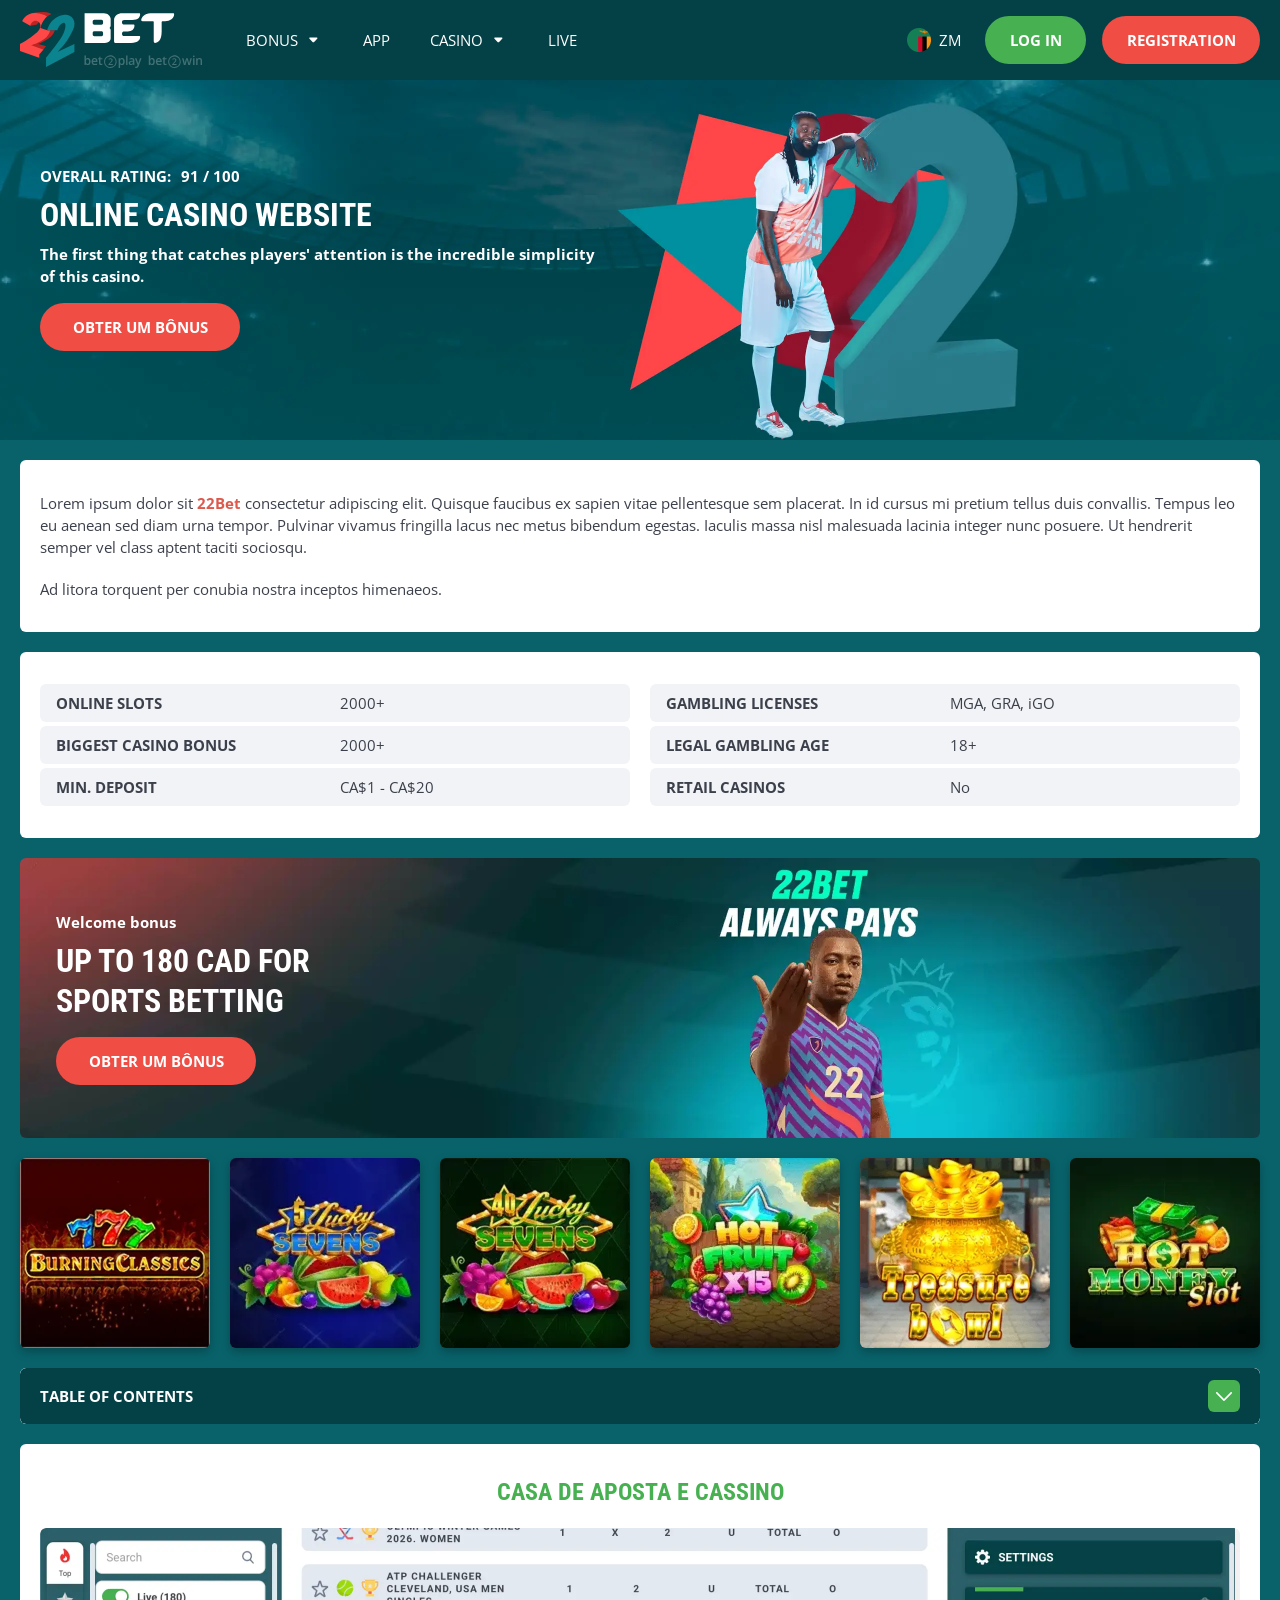
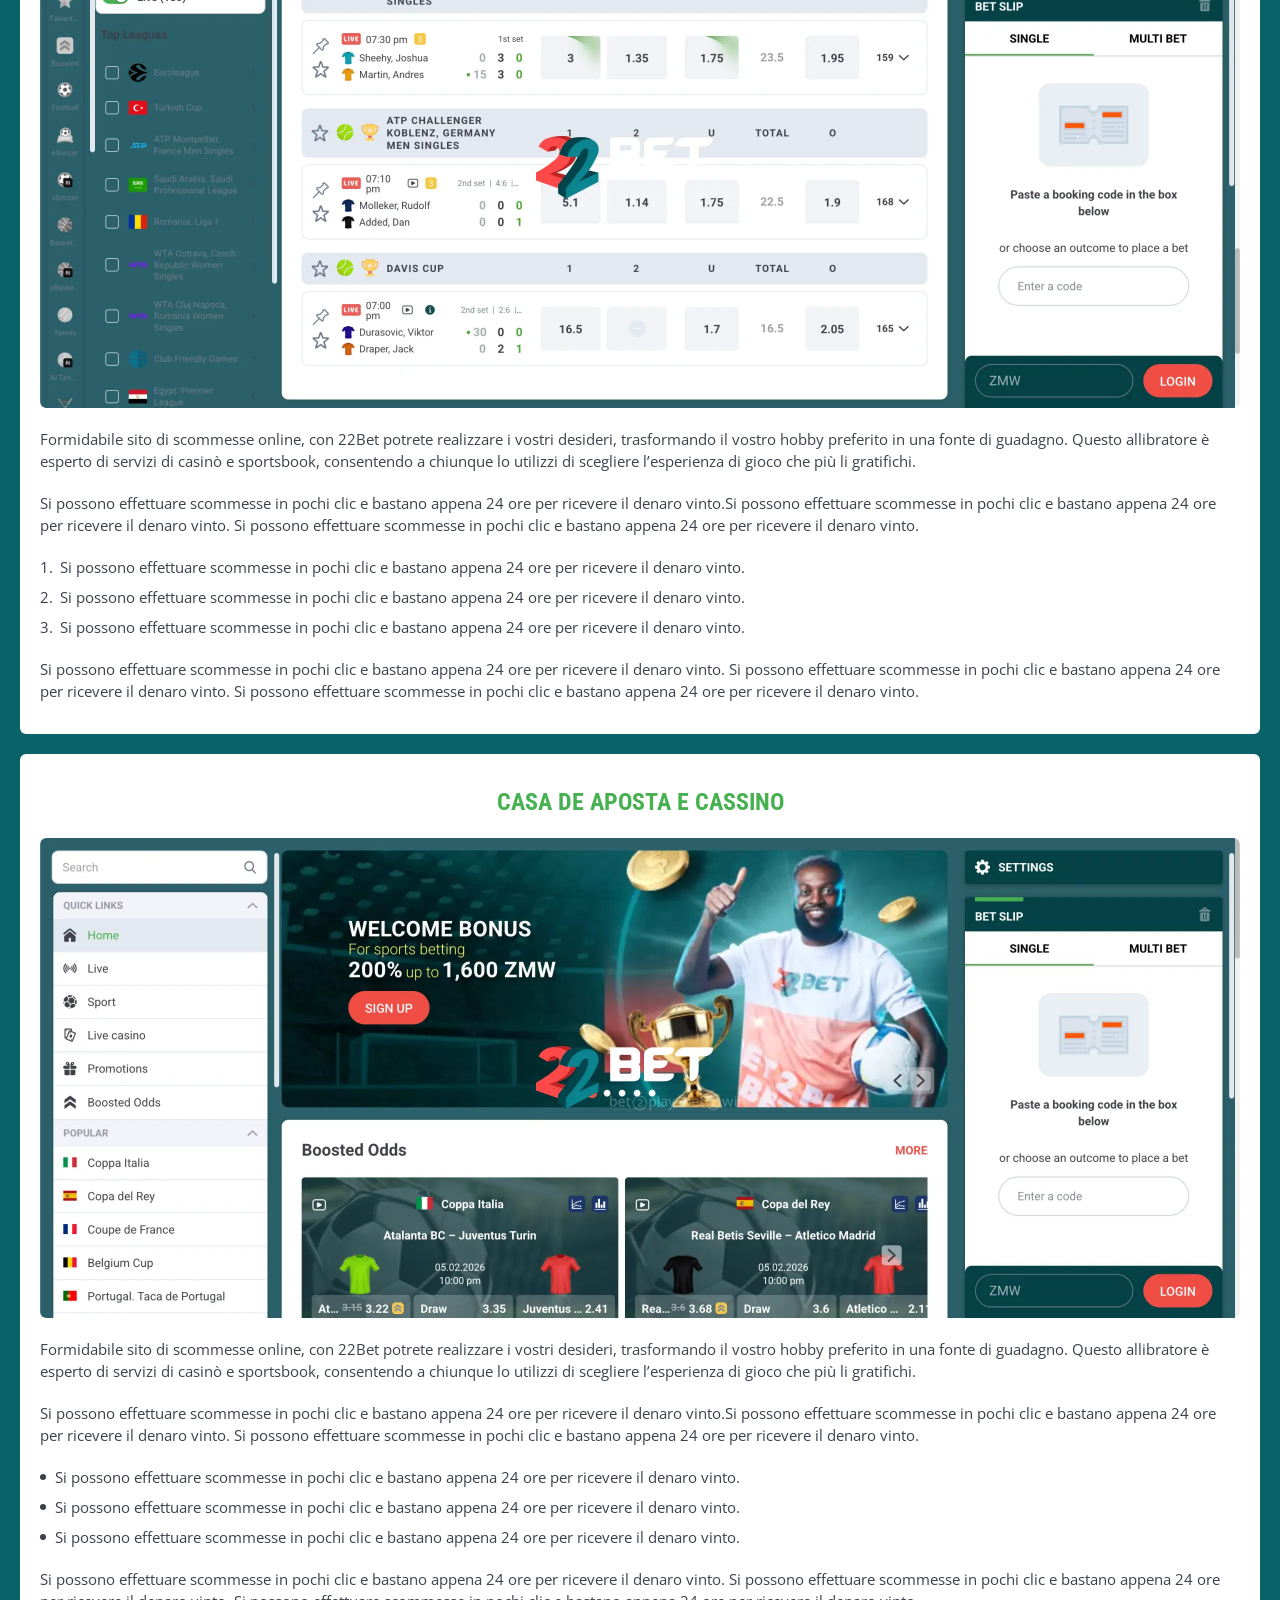
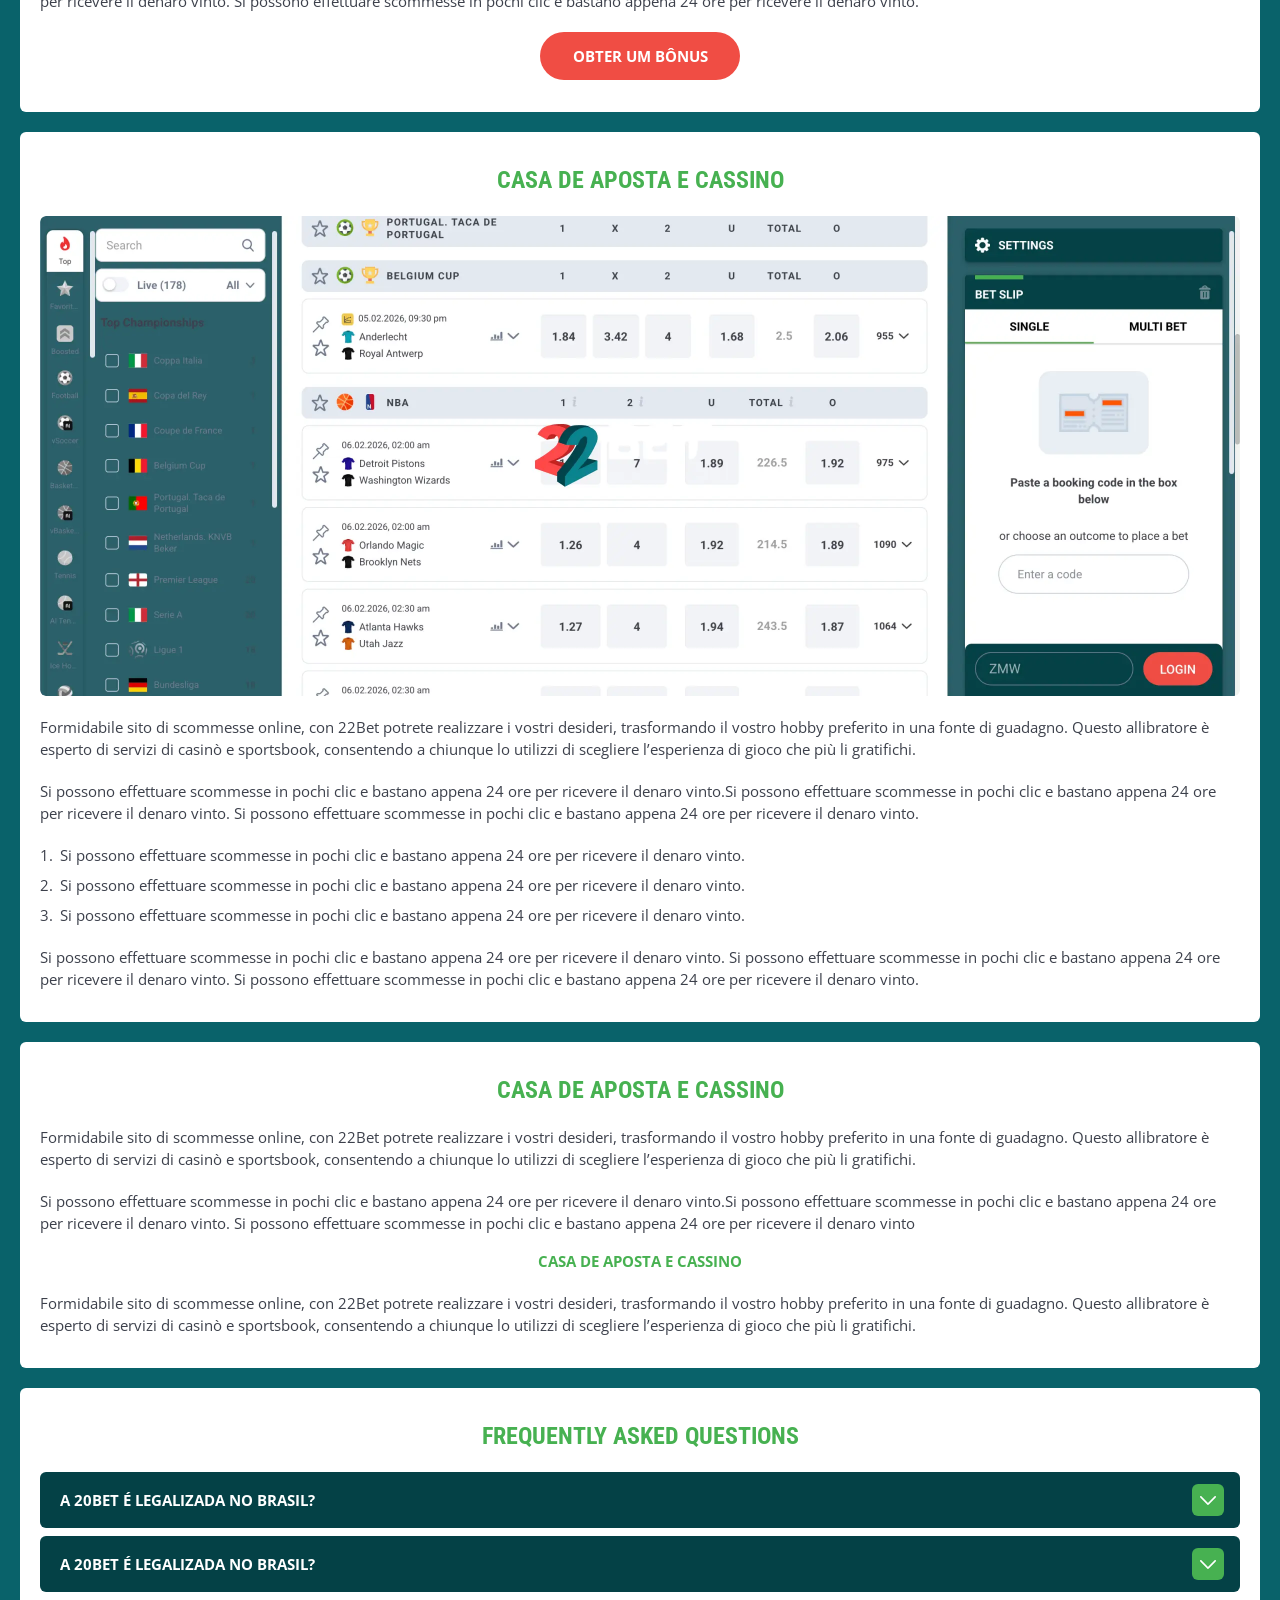
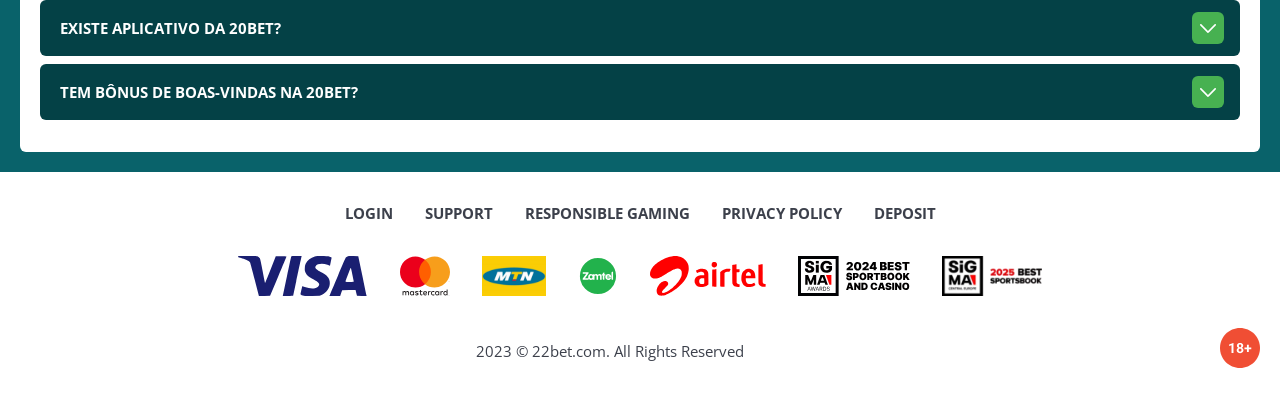
<file: index.html>
<!DOCTYPE html>
<html lang="zm">
  <head>
    <meta charset="UTF-8" />
   
    <meta name="viewport" content="width=device-width, initial-scale=1.0" />
    <title>22Bet </title>
    <meta name="description" content />
    <meta property="og:site_name" content />
    <meta property="og:title" content />
    <meta property="og:type" content="website" />
    <meta property="og:url" content />
    <meta property="og:image" content />
    <meta property="og:image:alt" content />
    <meta property="og:locale" content="zm" />
    <meta property="og:description" content />
    <link rel="preconnect" href="https://fonts.googleapis.com" />
    <link rel="preconnect" href="https://fonts.gstatic.com" crossorigin="anonymous" />
   <link href="https://fonts.googleapis.com/css2?family=Open+Sans:ital,wght@0,300..800;1,300..800&display=swap" rel="stylesheet">
<link href="https://fonts.googleapis.com/css?family=Roboto+Condensed&display=swap" rel="stylesheet">

   <link rel="stylesheet" href="./css/reset.css" />
    <link rel="stylesheet" href="./css/main.css" />
    <link rel="stylesheet" href="./css/media.css"/>
    <link rel="icon" href="./images/Group.png" type="image/x-icon"/>
    <script
    src="https://code.jquery.com/jquery-3.6.1.min.js"
    integrity="sha256-o88AwQnZB+VDvE9tvIXrMQaPlFFSUTR+nldQm1LuPXQ="
    crossorigin="anonymous"
  ></script>
  </head>
  <body>
    <header class="header">
      <section class="content header__content">
        <a href="./index.html" class="logo header__logo"
          ><img src="./images/logo.svg" alt="logo" title
        /></a>
        <button class="header__btn-menu" >
          <svg width="16px" height="16px" viewBox="0 0 16 16" xmlns="http://www.w3.org/2000/svg">
              <rect y="0" width="16" height="3" rx="1.5"></rect>
              <rect y="6.5" width="16" height="3" rx="1.5"></rect>
              <rect y="13" width="16" height="3" rx="1.5"></rect>
            </svg>
        </button>

          <nav class="menu header__menu">
            <ul class="header__menu-list">
                
              <li class="" >
              <div class="header__menu-wrapper">
                <div class="js-button-expander js-button-expander--menu" >
                <a href="./bonus.html" >
                <span>Bonus</span>
              </a>
              </div>
              <div class="header__menu-wrap js-expand-content js-expand-content--menu">
                <ul >
                  <li>
                    <a href="./freeSpins.html">
                    <span>Free Spins</span>
                  </a></li>
                  <li><a href="./promoCode.html">
                    <span>Promo Code</span>
                  </a>
                </li>
                  <li><a href="./welcomeBonus.html">
                    <span>Welcome Bonus</span>
                  </a>
                </li>
                <li><a href="./vip.html">
                    <span>VIP</span>
                  </a>
                </li>
                </ul>
              </div>
              </div>
               <a href="./bonus.html" class="header__menu-item">
                <span>Bonus</span>
              </a>
            </li>
              <li>
                <a href="./app.html">
                 App
                </a>
              </li>
              
              <li class="">
              <div class="header__menu-wrapper">
                <div class="js-button-expander js-button-expander--menu" >
                <a href="./casino.html" >
                <span> Casino</span>
              </a>
              </div>
              <div class="header__menu-wrap js-expand-content js-expand-content--menu">
                <ul >
                  <li>
                    <a href="./slots.html">
                    <span>Slots</span>
                  </a></li>
                 
                </ul>
              </div>
              </div>
               <a href="./casino.html" class="header__menu-item">
                <span>Casino</span>
              </a>
            </li>
               <li>
                <a href="./live.html">
               Live
                </a>
              </li>
              <li>
                    <a href="./freeSpins.html">
                    <span>Free Spins</span>
                  </a></li>
                  <li><a href="./promoCode.html">
                    <span>Promo Code</span>
                  </a>
                </li>
                  <li><a href="./welcomeBonus.html">
                    <span>Welcome Bonus</span>
                  </a>
                </li>
                <li><a href="./vip.html">
                    <span>VIP</span>
                  </a>
                </li>
             <li>
                    <a href="./slots.html">
                    <span>Slots</span>
                  </a></li>
             
             
            </ul>
            <div class="header__button header__button-menu " >
              <a href="#" class="button  button__login-menu">log in</a>
              <a href="#" class="button button__menu">registration</a>
            </div>
           
          </nav>
           <a href="" class="header__flag">
                <span><img src="./images/flag.png" alt="flag" title /></span>
                <span>zm</span>
              </a>
            <a href="#" class="button button__login">log in</a>
            <a href="#" class="button button__singup">registration</a>
            <!-- <div id="clock" class="header__time">00:00</div> -->
           
      </section>
    </header>
     <main class="main home main-page">
        <section class=" hero hero__page">
           
            <div class="background">
              <img src="./images/main/bg-main.webp" alt="hero" title />
              
            </div>
            <div class="hero__wrapper">
              <div class="hero__data">
                <div class="hero__rating" >
                  <p>Overall Rating:</p>
                 
                  <span >
                    <span >91</span>
                  <span>/</span> 
                  <span >100</span>
                  
                  </span>
                </div>
                <h1 class="title general hero__title">
                 Online Casino Website
                </h1>
                <p class="hero__text">The first thing that catches players' attention is the incredible simplicity of this casino.</p>
                <a href="#" class="button  hero__button">Obter um Bônus</a>
               
              </div>
             
            </div>
          </section>
      <section class="main__wrap main__wrap-page">
       
       <section class="content__wrapper content__wrapper-page">

         
        
       
          <section class="content article">
            <p>
             Lorem ipsum dolor sit <a href="#">22Bet</a> consectetur adipiscing elit. Quisque faucibus ex sapien vitae pellentesque sem placerat. In id cursus mi pretium tellus duis convallis. Tempus leo eu aenean sed diam urna tempor. Pulvinar vivamus fringilla lacus nec metus bibendum egestas. Iaculis massa nisl malesuada lacinia integer nunc posuere. Ut hendrerit semper vel class aptent taciti sociosqu.
            </p>
            <p>
             Ad litora torquent per conubia nostra inceptos himenaeos.
            </p>
          </section>
         
            <section class="content features">
           
              <table class="features__table">
               <tbody class="features__group">
                 
                   <tr>
                   <td>Online slots</td>
                   <td>2000+</td>
                  </tr>
                  <tr>
                   <td>Biggest casino bonus</td>
                   <td>2000+</td>
                  </tr>
                  <tr>
                   <td>Min. deposit</td>
                   <td>CA$1 - CA$20</td>
                  </tr>
               </tbody>
                <tbody class="features__group">
                     <tr>
                     <td>Gambling licenses</td>
                     <td>MGA, GRA, iGO</td>
                   </tr>
                   <tr>
                     <td>Legal gambling age</td>
                     <td>18+</td>
                   </tr>
                   <tr>
                     <td>Retail casinos</td>
                     <td>No</td>
                   </tr>
                
               </tbody>
             </table>
            
         
           </section>  
             <section class="content banner">
            <div class="background banner__background banner__background-page">
              
              <img src="./images/main/banner-main.webp" alt="banner" title />
              
            </div>
            <div class="banner__info">
              <p class="banner__subtitle">Welcome bonus</p>
              <h2 class="title high banner__title-main">
                  
               up to 180 CAD
for sports betting
              </h2>
            
              <a href="#" class="button banner__button">Obter um Bônus</a>
            </div>
          </section>
           <section class="content casino">
           
              <ul class="casino__list">
                <li class="casino__item">
                    <div class="casino__wrapper">
                      <img class="casino__img" src="./images/main/card-main1.webp" alt="" title>
                    <div class="casino__hover casino__hover-live">
                        
                        <div class="casino-box">
                            
                        <a href="#" class="button  casino__buttons">Play now</a>
                        </div>
                    </div>
                    </div>
                    
                </li>
                <li class="casino__item">
                  <div class="casino__wrapper">
                    <img class="casino__img" src="./images/main/card-main2.webp" alt="" title>
                <div class="casino__hover casino__hover-live">
                      
                        <div class="casino-box">
                            
                        <a href="#" class="button  casino__buttons">Play now</a>
                        </div>
                    </div>
                  </div>
                 
              </li>
              <li class="casino__item">
                <div class="casino__wrapper">
                  <img class="casino__img" src="./images/main/card-main3.webp" alt="" title>
               <div class="casino__hover casino__hover-live">
                        
                        <div class="casino-box">
                            
                        <a href="#" class="button  casino__buttons">Play now</a>
                        </div>
                    </div>
               
            </li>
             <li class="casino__item">
                <div class="casino__wrapper">
                  <img class="casino__img" src="./images/main/card-main4.webp" alt="" title>
               <div class="casino__hover casino__hover-live">
                        
                        <div class="casino-box">
                            
                        <a href="#" class="button  casino__buttons">Play now</a>
                        </div>
                    </div>
               
            </li>
             <li class="casino__item">
                <div class="casino__wrapper">
                  <img class="casino__img" src="./images/main/card-main5.webp" alt="" title>
               <div class="casino__hover casino__hover-live">
                        
                        <div class="casino-box">
                            
                        <a href="#" class="button  casino__buttons">Play now</a>
                        </div>
                    </div>
               
            </li>
            <li class="casino__item">
                <div class="casino__wrapper">
                  <img class="casino__img" src="./images/main/card-main6.webp" alt="" title>
               <div class="casino__hover casino__hover-live">
                        
                        <div class="casino-box">
                            
                        <a href="#" class="button  casino__buttons">Play now</a>
                        </div>
                    </div>
               
            </li>
    
      

              </ul>
         </section>
              <section class="content menu-review__content">
              

            
                <div class="menu__review-desk menu__review-content">Table of Contents</div>
                <ul class="menu__review menu__review-list">
                  <li><a href="#">Casa de Aposta e Cassino</a></li>
                    <li><a href="#">Casa de Aposta e Cassino</a></li>
                      <li><a href="#">Casa de Aposta e Cassino</a></li>
                        <li><a href="#">Casa de Aposta e Cassino</a></li>
                          <li><a href="#">Frequently Asked Questions</a></li>
                 
                </ul>
             
          
          </section>
          
        
          <section class="content article">
            <h2 class="title high article__title">Casa de Aposta e Cassino</h2>
             <div class="images">
              <img src="./images/main/image1-main.webp" alt="banner" title />
            </div>
            <p>
             Formidabile sito di scommesse online, con 22Bet potrete realizzare i vostri desideri, trasformando il vostro hobby preferito in una fonte di guadagno. Questo allibratore è esperto di servizi di casinò e sportsbook, consentendo a chiunque lo utilizzi di scegliere l’esperienza di gioco che più li gratifichi.
            </p>
            <p>
             Si possono effettuare scommesse in pochi clic e bastano appena 24 ore per ricevere il denaro vinto.Si possono effettuare scommesse in pochi clic e bastano appena 24 ore per ricevere il denaro vinto. Si possono effettuare scommesse in pochi clic e bastano appena 24 ore per ricevere il denaro vinto.
            </p>
           <ol>
              <li>Si possono effettuare scommesse in pochi clic e bastano appena 24 ore per ricevere il denaro vinto.</li>
              <li>Si possono effettuare scommesse in pochi clic e bastano appena 24 ore per ricevere il denaro vinto.</li>
              <li>Si possono effettuare scommesse in pochi clic e bastano appena 24 ore per ricevere il denaro vinto.</li>
            </ol>
            <p>Si possono effettuare scommesse in pochi clic e bastano appena 24 ore per ricevere il denaro vinto. Si possono effettuare scommesse in pochi clic e bastano appena 24 ore per ricevere il denaro vinto. Si possono effettuare scommesse in pochi clic e bastano appena 24 ore per ricevere il denaro vinto.</p>
          </section>
           <section class="content article">
            <h2 class="title high article__title">Casa de Aposta e Cassino</h2>
             <div class="images">
              <img src="./images/main/image2-main.webp" alt="banner" title />
            </div>
            <p>
             Formidabile sito di scommesse online, con 22Bet potrete realizzare i vostri desideri, trasformando il vostro hobby preferito in una fonte di guadagno. Questo allibratore è esperto di servizi di casinò e sportsbook, consentendo a chiunque lo utilizzi di scegliere l’esperienza di gioco che più li gratifichi.
            </p>
            <p>
             Si possono effettuare scommesse in pochi clic e bastano appena 24 ore per ricevere il denaro vinto.Si possono effettuare scommesse in pochi clic e bastano appena 24 ore per ricevere il denaro vinto. Si possono effettuare scommesse in pochi clic e bastano appena 24 ore per ricevere il denaro vinto.
            </p>
           <ul>
              <li>Si possono effettuare scommesse in pochi clic e bastano appena 24 ore per ricevere il denaro vinto.</li>
              <li>Si possono effettuare scommesse in pochi clic e bastano appena 24 ore per ricevere il denaro vinto.</li>
              <li>Si possono effettuare scommesse in pochi clic e bastano appena 24 ore per ricevere il denaro vinto.</li>
            </ul>
            <p>Si possono effettuare scommesse in pochi clic e bastano appena 24 ore per ricevere il denaro vinto. Si possono effettuare scommesse in pochi clic e bastano appena 24 ore per ricevere il denaro vinto. Si possono effettuare scommesse in pochi clic e bastano appena 24 ore per ricevere il denaro vinto.</p>
         <a href="#" class="button">Obter um Bônus</a>
          </section>
           <section class="content article">
            <h2 class="title high article__title">Casa de Aposta e Cassino</h2>
             <div class="images">
              <img src="./images/main/image3-main.webp" alt="banner" title />
            </div>
            <p>
             Formidabile sito di scommesse online, con 22Bet potrete realizzare i vostri desideri, trasformando il vostro hobby preferito in una fonte di guadagno. Questo allibratore è esperto di servizi di casinò e sportsbook, consentendo a chiunque lo utilizzi di scegliere l’esperienza di gioco che più li gratifichi.
            </p>
            <p>
             Si possono effettuare scommesse in pochi clic e bastano appena 24 ore per ricevere il denaro vinto.Si possono effettuare scommesse in pochi clic e bastano appena 24 ore per ricevere il denaro vinto. Si possono effettuare scommesse in pochi clic e bastano appena 24 ore per ricevere il denaro vinto.
            </p>
           <ol>
              <li>Si possono effettuare scommesse in pochi clic e bastano appena 24 ore per ricevere il denaro vinto.</li>
              <li>Si possono effettuare scommesse in pochi clic e bastano appena 24 ore per ricevere il denaro vinto.</li>
              <li>Si possono effettuare scommesse in pochi clic e bastano appena 24 ore per ricevere il denaro vinto.</li>
            </ol>
            <p>Si possono effettuare scommesse in pochi clic e bastano appena 24 ore per ricevere il denaro vinto. Si possono effettuare scommesse in pochi clic e bastano appena 24 ore per ricevere il denaro vinto. Si possono effettuare scommesse in pochi clic e bastano appena 24 ore per ricevere il denaro vinto.</p>
          </section>
           <section class="content article">
            <h2 class="title high article__title">Casa de Aposta e Cassino</h2>
            <p>Formidabile sito di scommesse online, con 22Bet potrete realizzare i vostri desideri, trasformando il vostro hobby preferito in una fonte di guadagno. Questo allibratore è esperto di servizi di casinò e sportsbook, consentendo a chiunque lo utilizzi di scegliere l’esperienza di gioco che più li gratifichi.</p>
            <p>Si possono effettuare scommesse in pochi clic e bastano appena 24 ore per ricevere il denaro vinto.Si possono effettuare scommesse in pochi clic e bastano appena 24 ore per ricevere il denaro vinto. Si possono effettuare scommesse in pochi clic e bastano appena 24 ore per ricevere il denaro vinto</p>
            <h3>Casa de Aposta e Cassino</h3>
            <p>Formidabile sito di scommesse online, con 22Bet potrete realizzare i vostri desideri, trasformando il vostro hobby preferito in una fonte di guadagno. Questo allibratore è esperto di servizi di casinò e sportsbook, consentendo a chiunque lo utilizzi di scegliere l’esperienza di gioco che più li gratifichi.</p>
           </section>

          <section class="content faq">
            <h2 class="title high faq__title">Frequently Asked Questions</h2>
            <ul class="faq__list " >
              <li class="faq__item"  >
                <h3 class="title medium faq__subtitle js-button-expander js-button-expander--faq"  >A 20Bet é legalizada no Brasil?
                 </h3>
                <div  class="faq__answer js-expand-content js-expand-content--faq" >
                  <p  >
                    Sim, a casa de apostas tem licença emitida por Curaçao, que é reconhecida no Brasil e a permite atuar por aqui.
                  </p>
                </div>
              </li>
              <li class="faq__item"  >
                <h3 class="title medium faq__subtitle js-button-expander js-button-expander--faq"  >A 20Bet é legalizada no Brasil?</h3>
                <div class="faq__answer js-expand-content js-expand-content--faq" >
                  <p  >
                    Sim, a casa de apostas tem licença emitida por Curaçao, que é reconhecida no Brasil e a permite atuar por aqui.
                  </p>
                </div>
              </li> 
              <li class="faq__item"  >
                <h3 class="title medium faq__subtitle js-button-expander js-button-expander--faq"  >Existe aplicativo da 20Bet?</h3>
                <div class="faq__answer js-expand-content js-expand-content--faq" >
                  <p  >
                   Sim, disponível para sistemas operacionais iOS e Android.
                  </p>
                </div>
              </li> 
              <li class="faq__item"  >
                <h3 class="title medium faq__subtitle js-button-expander js-button-expander--faq"  >Tem bônus de boas-vindas na 20Bet?</h3>
                <div class="faq__answer js-expand-content js-expand-content--faq" >
                  <p  >
                   O pacote especial para novos usuários da 20Bet paga 100% sobre o primeiro depósito, com limite de 600 BRL.
                  </p>
                </div>
              </li> 
             
            </ul>
          </section>
          
        </section> 
      
        <div class=""  onclick="scrollToTop()">
          <button class="main__arrow" id="scrollToTopBtn"></button>
        </div> 
        
      </section>
    </main> 
     <footer class=" footer ">
      <section class="content footer__content">
        <ul class="footer__menu">
         <li><a href="./login.html">Login</a></li>
         <li><a href="./support.html">Support</a></li>
         <li><a href="./responsible.html">Responsible Gaming</a></li>
         <li><a href="./policy.html">Privacy Policy</a></li>
         <li><a href="./deposit.html">Deposit</a></li>
        </ul>
       
          <ul class="footer__cards-list">
           
            <li>
              <a href="#"
                ><img src="./images/footer-img1.svg" alt="cardpay" title
              /></a>
            </li>
             <li>
              <a href="#"
                ><img src="./images/footer-img2.svg" alt="cardpay" title
              /></a>
            </li>
             <li>
              <a href="#"
                ><img src="./images/footer-img3.svg" alt="cardpay" title
              /></a>
            </li>
             <li>
              <a href="#"
                ><img src="./images/footer-img4.svg" alt="cardpay" title
              /></a>
            </li>
             <li>
              <a href="#"
                ><img src="./images/footer-img5.svg" alt="cardpay" title
              /></a>
            </li>
             <li>
              <a href="#"
                ><img src="./images/footer-img6.svg" alt="cardpay" title
              /></a>
            </li>
             <li>
              <a href="#"
                ><img src="./images/footer-img7.svg" alt="cardpay" title
              /></a>
            </li>
           
            
          </ul>
       
        <div class="footer__wrapp">
          <div class="footer__text">
           
            <p>2023 &copy; 22bet.com. All Rights Reserved
</p>
           
          </div>
          <div class="footer__age">
            <img src="./images/age.svg" alt="age" title />
          </div>
        </div>
      
      </section>
    </footer>
    <script src="./js/arrowUp.js" defer></script>
    <script src="./js/sidebar.js" defer></script>
    <script src="./js/expander.js" defer></script>
    <script src="./js/mobile-menu.js" defer></script>
    <!-- <script src="./js/clock.js" defer></script> -->
  </body>
</html>
</file>
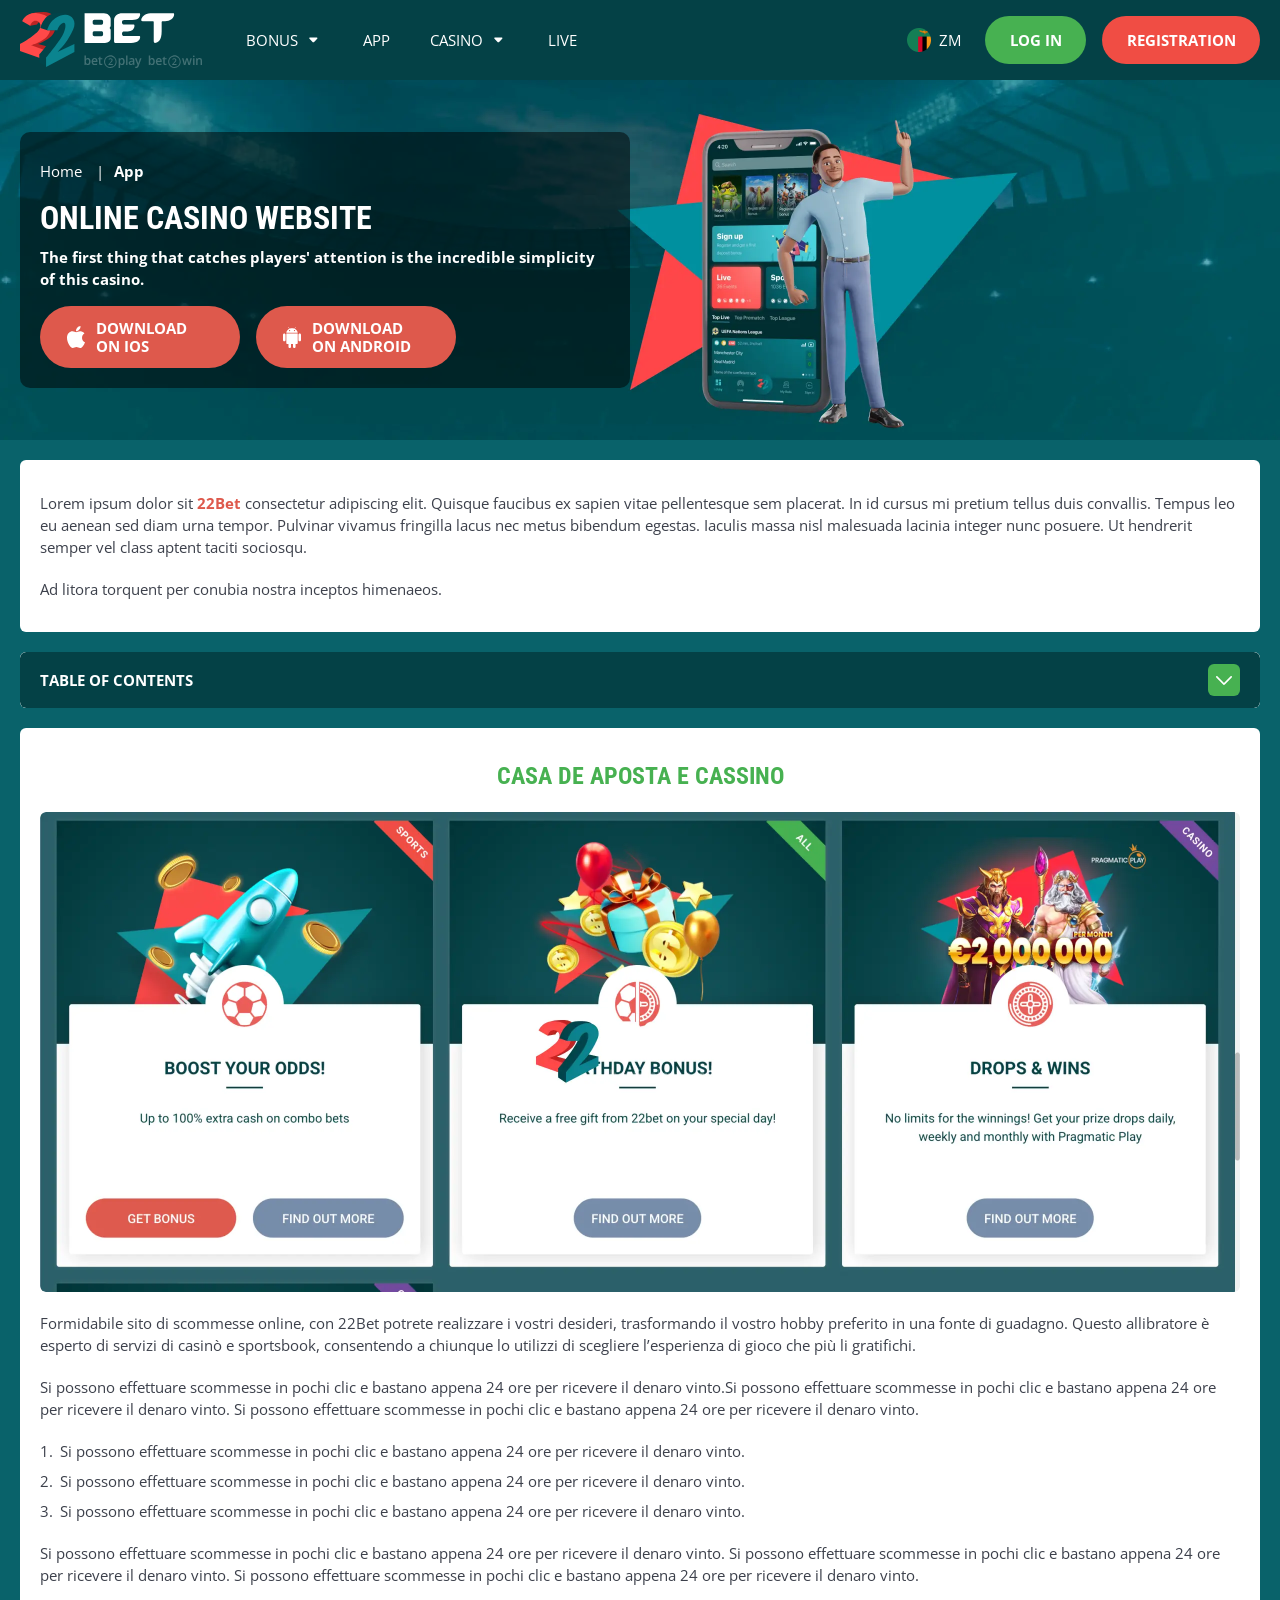
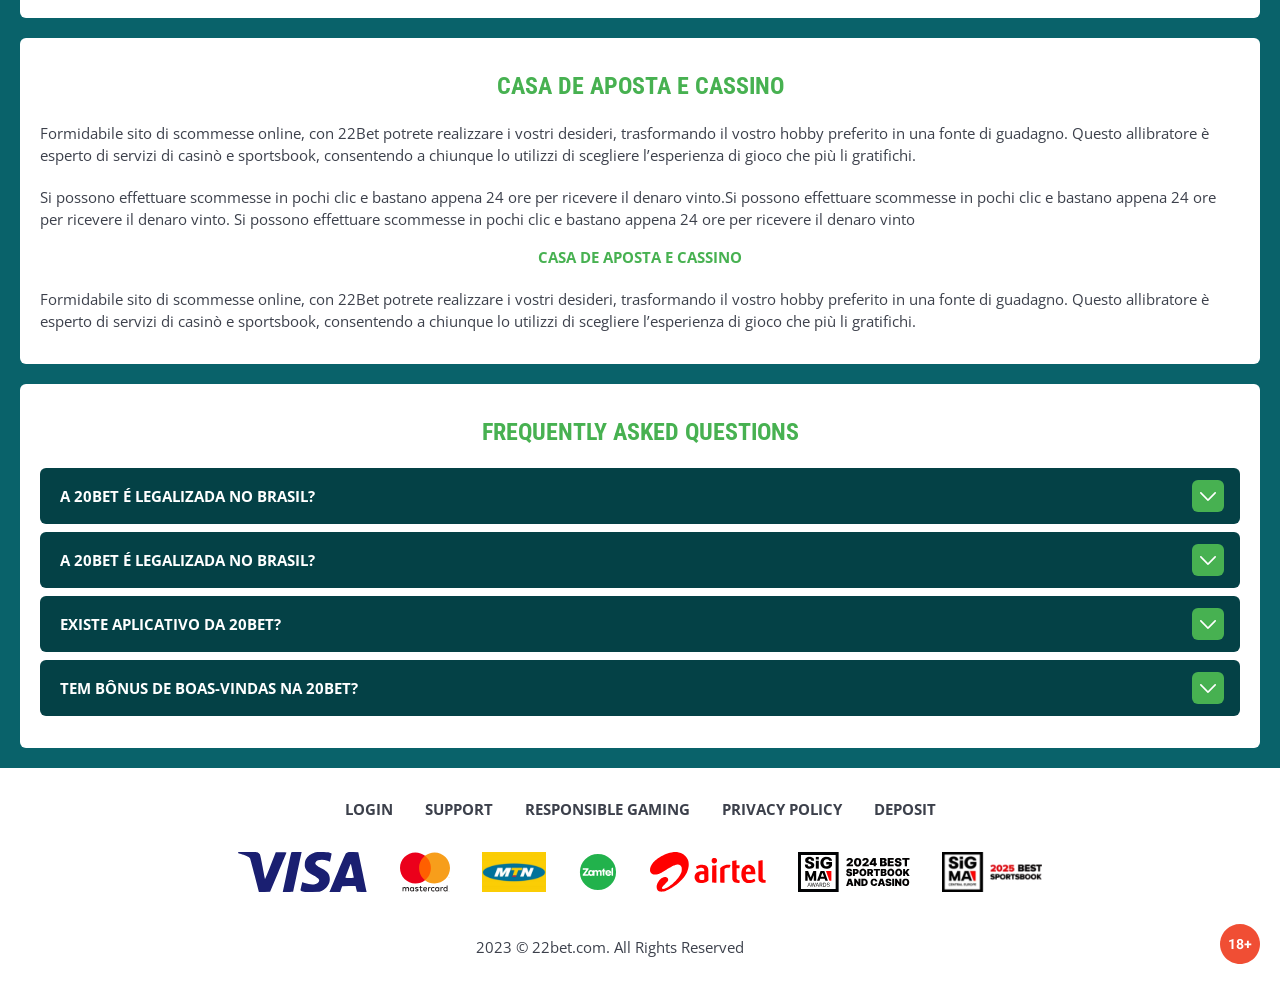
<file: app.html>
<!DOCTYPE html>
<html lang="zm">
  <head>
    <meta charset="UTF-8" />
   
    <meta name="viewport" content="width=device-width, initial-scale=1.0" />
    <title>22Bet </title>
    <meta name="description" content />
    <meta property="og:site_name" content />
    <meta property="og:title" content />
    <meta property="og:type" content="website" />
    <meta property="og:url" content />
    <meta property="og:image" content />
    <meta property="og:image:alt" content />
    <meta property="og:locale" content="zm" />
    <meta property="og:description" content />
    <link rel="preconnect" href="https://fonts.googleapis.com" />
    <link rel="preconnect" href="https://fonts.gstatic.com" crossorigin="anonymous" />
   <link href="https://fonts.googleapis.com/css2?family=Open+Sans:ital,wght@0,300..800;1,300..800&display=swap" rel="stylesheet">
<link href="https://fonts.googleapis.com/css?family=Roboto+Condensed&display=swap" rel="stylesheet">

   <link rel="stylesheet" href="./css/reset.css" />
    <link rel="stylesheet" href="./css/main.css" />
    <link rel="stylesheet" href="./css/media.css"/>
    <link rel="icon" href="./images/Group.png" type="image/x-icon"/>
    <script
    src="https://code.jquery.com/jquery-3.6.1.min.js"
    integrity="sha256-o88AwQnZB+VDvE9tvIXrMQaPlFFSUTR+nldQm1LuPXQ="
    crossorigin="anonymous"
  ></script>
  </head>
  <body>
    <header class="header">
      <section class="content header__content">
        <a href="./index.html" class="logo header__logo"
          ><img src="./images/logo.svg" alt="logo" title
        /></a>
        <button class="header__btn-menu" >
          <svg width="16px" height="16px" viewBox="0 0 16 16" xmlns="http://www.w3.org/2000/svg">
              <rect y="0" width="16" height="3" rx="1.5"></rect>
              <rect y="6.5" width="16" height="3" rx="1.5"></rect>
              <rect y="13" width="16" height="3" rx="1.5"></rect>
            </svg>
        </button>

          <nav class="menu header__menu">
            <ul class="header__menu-list">
                
              <li class="">
              <div class="header__menu-wrapper">
                <div class="js-button-expander js-button-expander--menu" >
                <a href="./bonus.html" >
                <span>Bonus</span>
              </a>
              </div>
              <div class="header__menu-wrap js-expand-content js-expand-content--menu">
                <ul >
                  <li>
                    <a href="./freeSpins.html">
                    <span>Free Spins</span>
                  </a></li>
                  <li><a href="./promoCode.html">
                    <span>Promo Code</span>
                  </a>
                </li>
                  <li><a href="./welcomeBonus.html">
                    <span>Welcome Bonus</span>
                  </a>
                </li>
                <li><a href="./vip.html">
                    <span>VIP</span>
                  </a>
                </li>
                </ul>
              </div>
              </div>
               <a href="./bonus.html" class="header__menu-item">
                <span>Bonus</span>
              </a>
            </li>
              <li>
                <a href="./app.html">
                 App
                </a>
              </li>
              
              <li class="">
              <div class="header__menu-wrapper">
                <div class="js-button-expander js-button-expander--menu" >
                <a href="./casino.html" >
                <span> Casino</span>
              </a>
              </div>
              <div class="header__menu-wrap js-expand-content js-expand-content--menu">
                <ul >
                  <li>
                    <a href="./slots.html">
                    <span>Slots</span>
                  </a></li>
                 
                </ul>
              </div>
              </div>
               <a href="./casino.html" class="header__menu-item">
                <span>Casino</span>
              </a>
            </li>
               <li>
                <a href="./live.html">
               Live
                </a>
              </li>
              <li>
                    <a href="./freeSpins.html">
                    <span>Free Spins</span>
                  </a></li>
                  <li><a href="./promoCode.html">
                    <span>Promo Code</span>
                  </a>
                </li>
                  <li><a href="./welcomeBonus.html">
                    <span>Welcome Bonus</span>
                  </a>
                </li>
                <li><a href="./vip.html">
                    <span>VIP</span>
                  </a>
                </li>
             <li>
                    <a href="./slots.html">
                    <span>Slots</span>
                  </a></li>
             
             
            </ul>
            <div class="header__button header__button-menu " >
              <a href="#" class="button  button__login-menu">log in</a>
              <a href="#" class="button button__menu">registration</a>
            </div>
           
          </nav>
           <a href="" class="header__flag">
                <span><img src="./images/flag.png" alt="flag" title /></span>
                <span>zm</span>
              </a>
            <a href="#" class="button button__login">log in</a>
            <a href="#" class="button button__singup">registration</a>
            <!-- <div id="clock" class="header__time">00:00</div>
            -->
      </section>
    </header>
     <main class="main home main-page">
        <section class=" hero hero__page hero__page-app">
           
            <div class="background ">
              <img src="./images/app/bg-app.webp" alt="hero" title />
              
            </div>
            <div class="hero__wrapper hero__wrapper-page">
              <div class="hero__data hero__data-app">
                <ul
                class="breadcrumbs "
                
              >
                <li
                  
                >
                  <a href="#" >
                    <span >Home</span></a
                  >
                 
                </li>
                <li
                  
                >
                  <a href="#" > <span >App</span></a>
                 
                </li>
              </ul>
                <h1 class="title general hero__title">
                  Online Casino Website
                </h1>
                 <p class="hero__text">The first thing that catches players' attention is the incredible simplicity of this casino.</p>
               
              <div class="banner__content banner__content-app">
             
                  <a href="#" class="banner__btn banner__btn-app">
                    <img src="./images/main/apple-app.svg" alt="icon" title>
                   Download </br>
on iOS
                  </a>
                  <a href="#" class="banner__btn banner__btn-android"
                    > <img src="./images/main/android-app.svg" alt="icon" title>Download </br>
on Android</a
                  >
                </div>
              </div>
             
            </div>
          </section>
      <section class="main__wrap main__wrap-page">
       
       <section class="content__wrapper content__wrapper-page">

         
        
       
          <section class="content article">
            <p>
             Lorem ipsum dolor sit <a href="#">22Bet</a> consectetur adipiscing elit. Quisque faucibus ex sapien vitae pellentesque sem placerat. In id cursus mi pretium tellus duis convallis. Tempus leo eu aenean sed diam urna tempor. Pulvinar vivamus fringilla lacus nec metus bibendum egestas. Iaculis massa nisl malesuada lacinia integer nunc posuere. Ut hendrerit semper vel class aptent taciti sociosqu.
            </p>
            <p>
             Ad litora torquent per conubia nostra inceptos himenaeos.
            </p>
          </section>
         
              <section class="content menu-review__content">
              

            
                <div class="menu__review-desk menu__review-content">Table of Contents</div>
                <ul class="menu__review menu__review-list">
                  <li><a href="#">Casa de Aposta e Cassino</a></li>
                    <li><a href="#">Casa de Aposta e Cassino</a></li>
                      <li><a href="#">Casa de Aposta e Cassino</a></li>
                        <li><a href="#">Casa de Aposta e Cassino</a></li>
                          <li><a href="#">Frequently Asked Questions</a></li>
                 
                </ul>
             
          
          </section>
          
        
          <section class="content article">
            <h2 class="title high article__title">Casa de Aposta e Cassino</h2>
             <div class="images">
              <img src="./images/app/image1-app.webp" alt="banner" title />
            </div>
            <p>
             Formidabile sito di scommesse online, con 22Bet potrete realizzare i vostri desideri, trasformando il vostro hobby preferito in una fonte di guadagno. Questo allibratore è esperto di servizi di casinò e sportsbook, consentendo a chiunque lo utilizzi di scegliere l’esperienza di gioco che più li gratifichi.
            </p>
            <p>
             Si possono effettuare scommesse in pochi clic e bastano appena 24 ore per ricevere il denaro vinto.Si possono effettuare scommesse in pochi clic e bastano appena 24 ore per ricevere il denaro vinto. Si possono effettuare scommesse in pochi clic e bastano appena 24 ore per ricevere il denaro vinto.
            </p>
           <ol>
              <li>Si possono effettuare scommesse in pochi clic e bastano appena 24 ore per ricevere il denaro vinto.</li>
              <li>Si possono effettuare scommesse in pochi clic e bastano appena 24 ore per ricevere il denaro vinto.</li>
              <li>Si possono effettuare scommesse in pochi clic e bastano appena 24 ore per ricevere il denaro vinto.</li>
            </ol>
            <p>Si possono effettuare scommesse in pochi clic e bastano appena 24 ore per ricevere il denaro vinto. Si possono effettuare scommesse in pochi clic e bastano appena 24 ore per ricevere il denaro vinto. Si possono effettuare scommesse in pochi clic e bastano appena 24 ore per ricevere il denaro vinto.</p>
          </section>
         
         
           <section class="content article">
            <h2 class="title high article__title">Casa de Aposta e Cassino</h2>
            <p>Formidabile sito di scommesse online, con 22Bet potrete realizzare i vostri desideri, trasformando il vostro hobby preferito in una fonte di guadagno. Questo allibratore è esperto di servizi di casinò e sportsbook, consentendo a chiunque lo utilizzi di scegliere l’esperienza di gioco che più li gratifichi.</p>
            <p>Si possono effettuare scommesse in pochi clic e bastano appena 24 ore per ricevere il denaro vinto.Si possono effettuare scommesse in pochi clic e bastano appena 24 ore per ricevere il denaro vinto. Si possono effettuare scommesse in pochi clic e bastano appena 24 ore per ricevere il denaro vinto</p>
            <h3>Casa de Aposta e Cassino</h3>
            <p>Formidabile sito di scommesse online, con 22Bet potrete realizzare i vostri desideri, trasformando il vostro hobby preferito in una fonte di guadagno. Questo allibratore è esperto di servizi di casinò e sportsbook, consentendo a chiunque lo utilizzi di scegliere l’esperienza di gioco che più li gratifichi.</p>
           </section>

          <section class="content faq">
            <h2 class="title high faq__title">Frequently Asked Questions</h2>
            <ul class="faq__list " >
              <li class="faq__item"  >
                <h3 class="title medium faq__subtitle js-button-expander js-button-expander--faq"  >A 20Bet é legalizada no Brasil?
                 </h3>
                <div  class="faq__answer js-expand-content js-expand-content--faq" >
                  <p  >
                    Sim, a casa de apostas tem licença emitida por Curaçao, que é reconhecida no Brasil e a permite atuar por aqui.
                  </p>
                </div>
              </li>
              <li class="faq__item"  >
                <h3 class="title medium faq__subtitle js-button-expander js-button-expander--faq"  >A 20Bet é legalizada no Brasil?</h3>
                <div class="faq__answer js-expand-content js-expand-content--faq" >
                  <p  >
                    Sim, a casa de apostas tem licença emitida por Curaçao, que é reconhecida no Brasil e a permite atuar por aqui.
                  </p>
                </div>
              </li> 
              <li class="faq__item"  >
                <h3 class="title medium faq__subtitle js-button-expander js-button-expander--faq"  >Existe aplicativo da 20Bet?</h3>
                <div class="faq__answer js-expand-content js-expand-content--faq" >
                  <p  >
                   Sim, disponível para sistemas operacionais iOS e Android.
                  </p>
                </div>
              </li> 
              <li class="faq__item"  >
                <h3 class="title medium faq__subtitle js-button-expander js-button-expander--faq"  >Tem bônus de boas-vindas na 20Bet?</h3>
                <div class="faq__answer js-expand-content js-expand-content--faq" >
                  <p  >
                   O pacote especial para novos usuários da 20Bet paga 100% sobre o primeiro depósito, com limite de 600 BRL.
                  </p>
                </div>
              </li> 
             
            </ul>
          </section>
          
        </section> 
      
        <div class=""  onclick="scrollToTop()">
          <button class="main__arrow" id="scrollToTopBtn"></button>
        </div> 
        
      </section>
    </main> 
 <footer class=" footer ">
      <section class="content footer__content">
        <ul class="footer__menu">
         <li><a href="./login.html">Login</a></li>
         <li><a href="./support.html">Support</a></li>
         <li><a href="./responsible.html">Responsible Gaming</a></li>
         <li><a href="./policy.html">Privacy Policy</a></li>
         <li><a href="./deposit.html">Deposit</a></li>
        </ul>
       
         
          <ul class="footer__cards-list">
           
            <li>
              <a href="#"
                ><img src="./images/footer-img1.svg" alt="cardpay" title
              /></a>
            </li>
             <li>
              <a href="#"
                ><img src="./images/footer-img2.svg" alt="cardpay" title
              /></a>
            </li>
             <li>
              <a href="#"
                ><img src="./images/footer-img3.svg" alt="cardpay" title
              /></a>
            </li>
             <li>
              <a href="#"
                ><img src="./images/footer-img4.svg" alt="cardpay" title
              /></a>
            </li>
             <li>
              <a href="#"
                ><img src="./images/footer-img5.svg" alt="cardpay" title
              /></a>
            </li>
             <li>
              <a href="#"
                ><img src="./images/footer-img6.svg" alt="cardpay" title
              /></a>
            </li>
             <li>
              <a href="#"
                ><img src="./images/footer-img7.svg" alt="cardpay" title
              /></a>
            </li>
           
            
          </ul>
       
        <div class="footer__wrapp">
          <div class="footer__text">
           
            <p>2023 &copy; 22bet.com. All Rights Reserved
</p>
           
          </div>
          <div class="footer__age">
            <img src="./images/age.svg" alt="age" title />
          </div>
        </div>
      
      </section>
    </footer>
    <script src="./js/arrowUp.js" defer></script>
    <script src="./js/sidebar.js" defer></script>
    <script src="./js/expander.js" defer></script>
    <script src="./js/mobile-menu.js" defer></script>
    <!-- <script src="./js/clock.js" defer></script> -->
  </body>
</html>
</file>
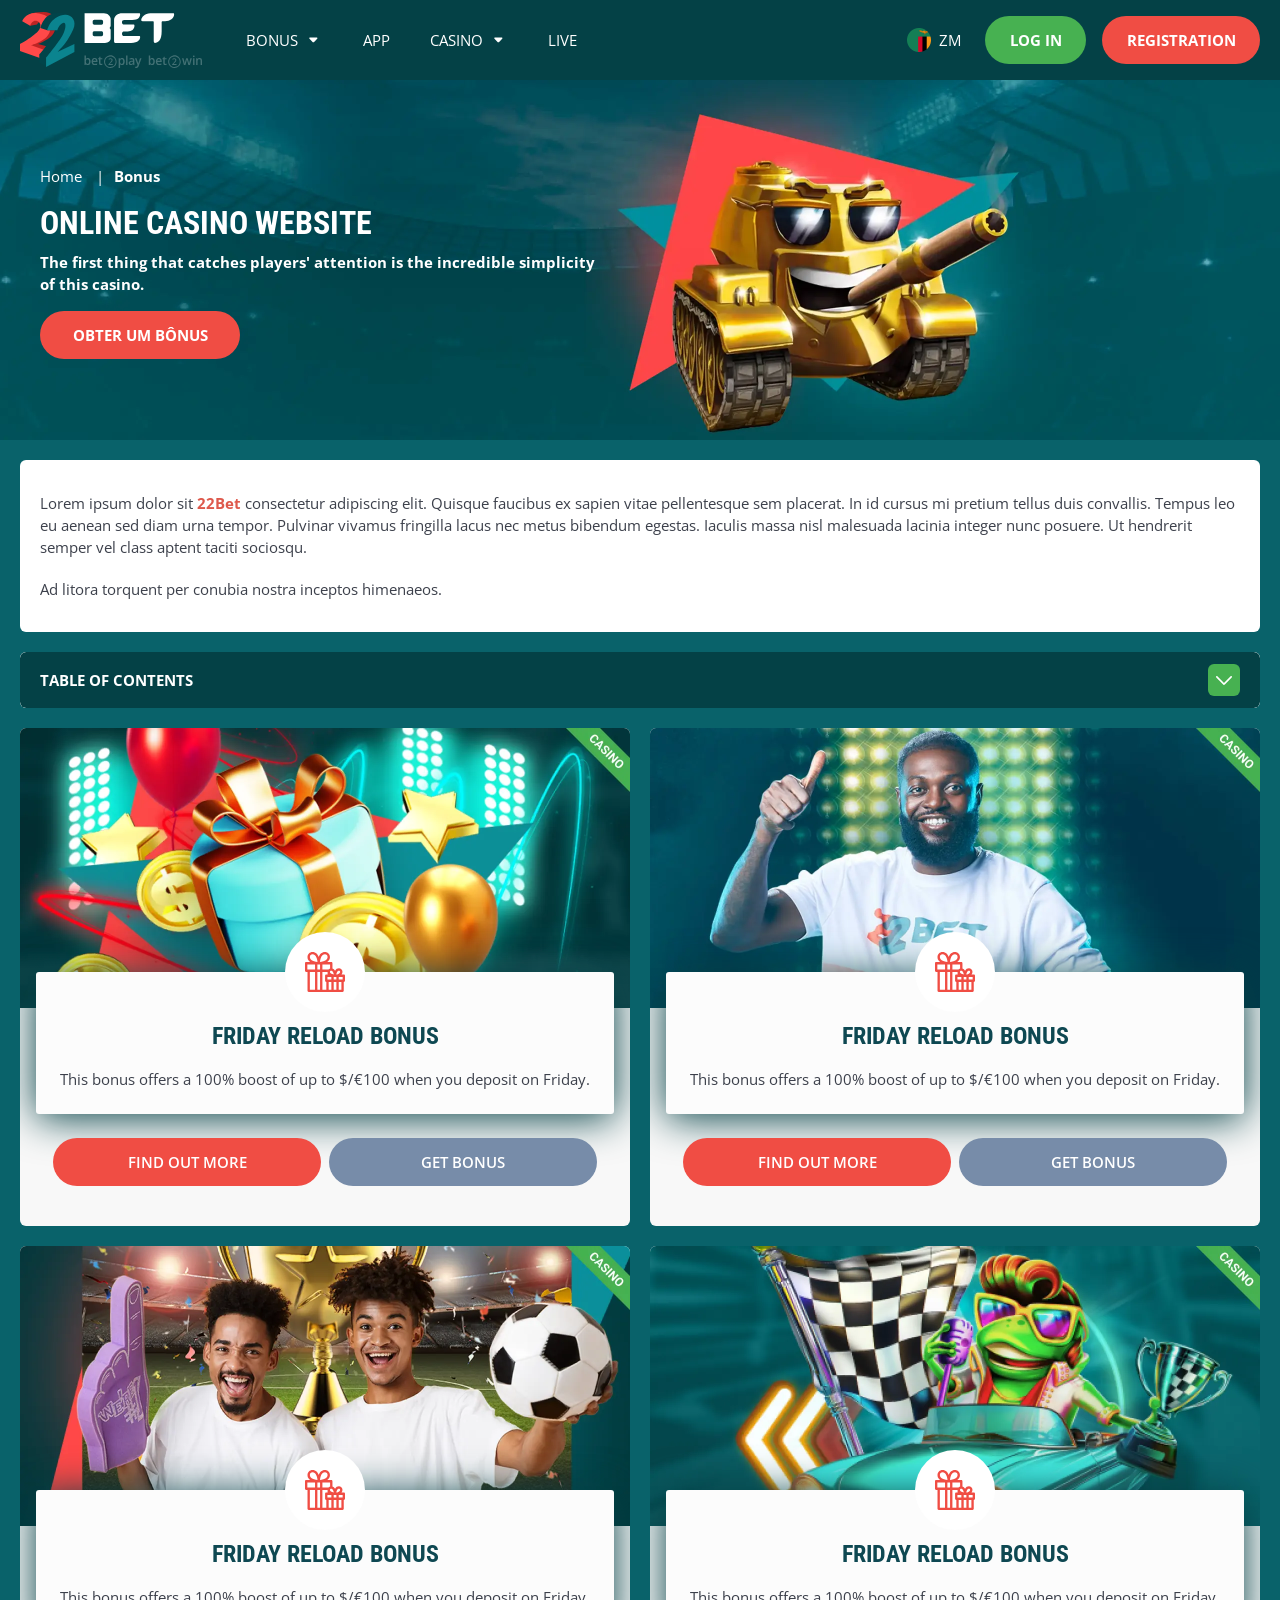
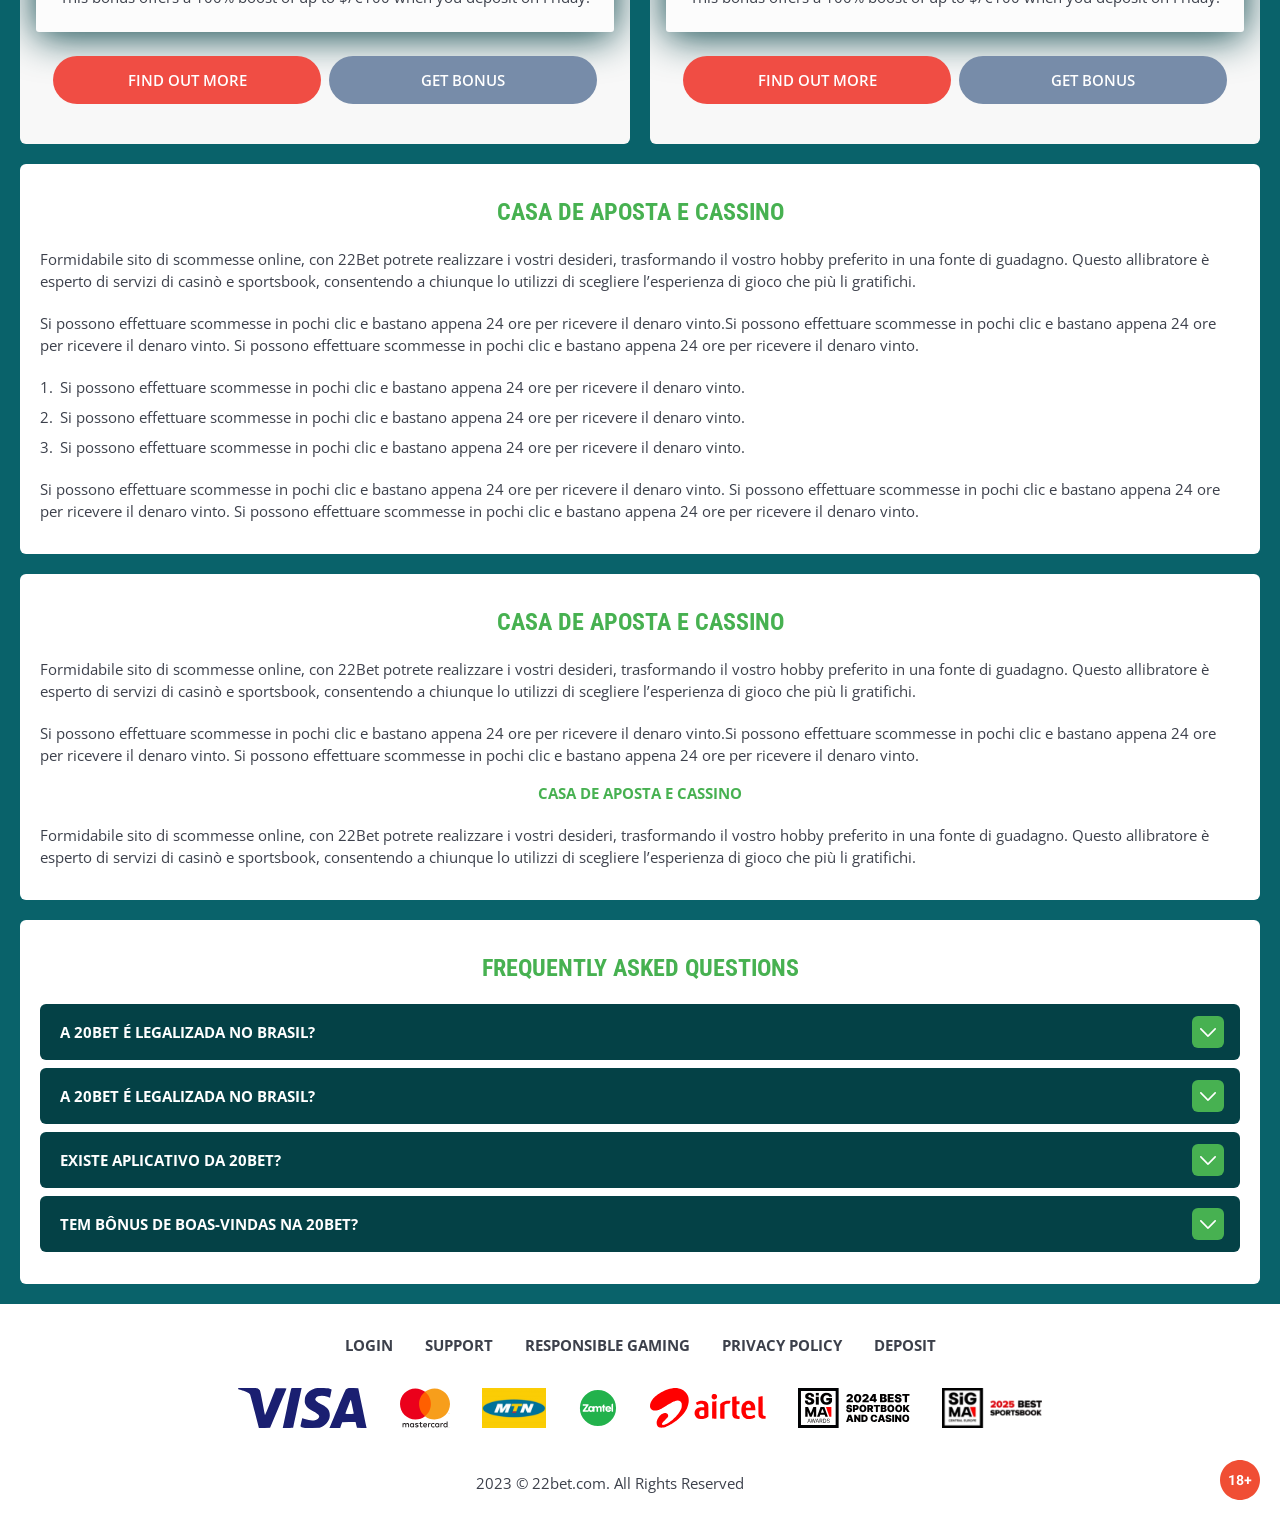
<file: bonus.html>
<!DOCTYPE html>
<html lang="zm">
  <head>
    <meta charset="UTF-8" />
   
    <meta name="viewport" content="width=device-width, initial-scale=1.0" />
    <title>22Bet no</title>
    <meta name="description" content />
    <meta property="og:site_name" content />
    <meta property="og:title" content />
    <meta property="og:type" content="website" />
    <meta property="og:url" content />
    <meta property="og:image" content />
    <meta property="og:image:alt" content />
    <meta property="og:locale" content="zm" />
    <meta property="og:description" content />
    <link rel="preconnect" href="https://fonts.googleapis.com" />
    <link rel="preconnect" href="https://fonts.gstatic.com" crossorigin="anonymous" />
    
   <link href="https://fonts.googleapis.com/css2?family=Open+Sans:ital,wght@0,300..800;1,300..800&display=swap" rel="stylesheet">
<link href="https://fonts.googleapis.com/css?family=Roboto+Condensed&display=swap" rel="stylesheet">

    <link rel="stylesheet" href="./css/reset.css" />
    <link rel="stylesheet" href="./css/main.css" />
    <link rel="stylesheet" href="./css/media.css"/>
    <link rel="icon" href="./images/Group.png" type="image/x-icon"/>
    <script
    src="https://code.jquery.com/jquery-3.6.1.min.js"
    integrity="sha256-o88AwQnZB+VDvE9tvIXrMQaPlFFSUTR+nldQm1LuPXQ="
    crossorigin="anonymous"
  ></script>
  </head>
  <body>
  <header class="header">
      <section class="content header__content">
        <a href="./index.html" class="logo header__logo"
          ><img src="./images/logo.svg" alt="logo" title
        /></a>
        <button class="header__btn-menu" >
          <svg width="16px" height="16px" viewBox="0 0 16 16" xmlns="http://www.w3.org/2000/svg">
              <rect y="0" width="16" height="3" rx="1.5"></rect>
              <rect y="6.5" width="16" height="3" rx="1.5"></rect>
              <rect y="13" width="16" height="3" rx="1.5"></rect>
            </svg>
        </button>

          <nav class="menu header__menu">
            <ul class="header__menu-list">
                
              <li class="">
              <div class="header__menu-wrapper">
                <div class="js-button-expander js-button-expander--menu" >
                <a href="./bonus.html" >
                <span>Bonus</span>
              </a>
              </div>
              <div class="header__menu-wrap js-expand-content js-expand-content--menu">
                <ul >
                  <li>
                    <a href="./freeSpins.html">
                    <span>Free Spins</span>
                  </a></li>
                  <li><a href="./promoCode.html">
                    <span>Promo Code</span>
                  </a>
                </li>
                  <li><a href="./welcomeBonus.html">
                    <span>Welcome Bonus</span>
                  </a>
                </li>
                <li><a href="./vip.html">
                    <span>VIP</span>
                  </a>
                </li>
                </ul>
              </div>
              </div>
               <a href="./bonus.html" class="header__menu-item">
                <span>Bonus</span>
              </a>
            </li>
              <li>
                <a href="./app.html">
                 App
                </a>
              </li>
              
              <li class="">
              <div class="header__menu-wrapper">
                <div class="js-button-expander js-button-expander--menu" >
                <a href="./casino.html" >
                <span> Casino</span>
              </a>
              </div>
              <div class="header__menu-wrap js-expand-content js-expand-content--menu">
                <ul >
                  <li>
                    <a href="./slots.html">
                    <span>Slots</span>
                  </a></li>
                 
                </ul>
              </div>
              </div>
               <a href="./casino.html" class="header__menu-item">
                <span>Casino</span>
              </a>
            </li>
               <li>
                <a href="./live.html">
               Live
                </a>
              </li>
              <li>
                    <a href="./freeSpins.html">
                    <span>Free Spins</span>
                  </a></li>
                  <li><a href="./promoCode.html">
                    <span>Promo Code</span>
                  </a>
                </li>
                  <li><a href="./welcomeBonus.html">
                    <span>Welcome Bonus</span>
                  </a>
                </li>
                <li><a href="./vip.html">
                    <span>VIP</span>
                  </a>
                </li>
             <li>
                    <a href="./slots.html">
                    <span>Slots</span>
                  </a></li>
             
             
            </ul>
            <div class="header__button header__button-menu " >
              <a href="#" class="button  button__login-menu">log in</a>
              <a href="#" class="button button__menu">registration</a>
            </div>
           
          </nav>
           <a href="" class="header__flag">
                <span><img src="./images/flag.png" alt="flag" title /></span>
                <span>zm</span>
              </a>
            <a href="#" class="button button__login">log in</a>
            <a href="#" class="button button__singup">registration</a>
            <!-- <div id="clock" class="header__time">00:00</div> -->
           
      </section>
    </header>
     <main class="main home main-page">
        <section class=" hero hero__page">
           
            <div class="background ">
              <img src="./images/bonus/bg-bonus.webp" alt="hero" title />
              
            </div>
            <div class="hero__wrapper hero__wrapper-page">
              <div class="hero__data hero__data-bonus">
                <ul
                class="breadcrumbs "
                
              >
                <li
                  
                >
                  <a href="#" >
                    <span >Home</span></a
                  >
                 
                </li>
                <li
                  
                >
                  <a href="#" > <span >Bonus</span></a>
                 
                </li>
              </ul>
                <h1 class="title general hero__title">
                  Online Casino Website
                </h1>
                 <p class="hero__text">The first thing that catches players' attention is the incredible simplicity of this casino.</p>
               
                <a href="#" class="button  hero__button ">Obter um Bônus</a>
               
              </div>
             
            </div>
          </section>
      <section class="main__wrap main__wrap-page">
       
       <section class="content__wrapper content__wrapper-page">
        <section class="content article">
            <p>
             Lorem ipsum dolor sit <a href="#">22Bet</a> consectetur adipiscing elit. Quisque faucibus ex sapien vitae pellentesque sem placerat. In id cursus mi pretium tellus duis convallis. Tempus leo eu aenean sed diam urna tempor. Pulvinar vivamus fringilla lacus nec metus bibendum egestas. Iaculis massa nisl malesuada lacinia integer nunc posuere. Ut hendrerit semper vel class aptent taciti sociosqu.
            </p>
            <p>
             Ad litora torquent per conubia nostra inceptos himenaeos.
            </p>
          </section>
          <section class="content menu-review__content">
                <div class="menu__review-desk menu__review-content">Table of Contents</div>
                <ul class="menu__review menu__review-list">
                  <li><a href="#">Casa de Aposta e Cassino</a></li>
                    <li><a href="#">Casa de Aposta e Cassino</a></li>
                      <li><a href="#">Casa de Aposta e Cassino</a></li>
                        <li><a href="#">Casa de Aposta e Cassino</a></li>
                          <li><a href="#">Frequently Asked Questions</a></li>
                </ul>
             
          
          </section>
         
          <section class="content bonuses">
            <ul class="bonuses__list">
               <li class="bonuses__item">
                 
                  <div class="bonuses__img">
                     <img src="./images/bonus/banner-bonus1.webp" alt="" title="">
                  </div>
                  <div class="bonuses__desc">
                     <div class="wrap">
                        <span class="bonuses__icon">
                           <img src="./images/bonus/bonus-icon.svg" alt="" title="">
                        </span>
                        <h2 class="title high bonuses__title">Friday Reload Bonus</h2>
                        <div class="bonuses__text">
                           <p>This bonus offers a 100% boost of up to $/€100 when you deposit on Friday.</p>
                        </div>
                        
                     </div>
                     <div class="bonuses__buttons">
                      <a href="#" class="button bonuses__button">Find out more</a>
                      <a href="#" class="button bonuses__button">Get Bonus</a>
                   </div>
                  </div>
                  
               </li>
               <li class="bonuses__item">
                 
                  <div class="bonuses__img">
                     <img src="./images/bonus/banner-bonus2.webp" alt="" title="">
                  </div>
                  <div class="bonuses__desc">
                     <div class="wrap">
                        <span class="bonuses__icon">
                           <img src="./images/bonus/bonus-icon.svg" alt="" title="">
                        </span>
                        <h2 class="title high bonuses__title">Friday Reload Bonus</h2>
                        <div class="bonuses__text">
                           <p>This bonus offers a 100% boost of up to $/€100 when you deposit on Friday.</p>
                        </div>
                        
                     </div>
                     <div class="bonuses__buttons">
                      <a href="#" class="button bonuses__button">Find out more</a>
                      <a href="#" class="button bonuses__button">Get Bonus</a>
                   </div>
                  </div>
               </li>
               <li class="bonuses__item">
                
                  <div class="bonuses__img">
                     <img src="./images/bonus/banner-bonus3.webp" alt="" title="">
                  </div>
                  <div class="bonuses__desc">
                     <div class="wrap">
                        <span class="bonuses__icon">
                           <img src="./images/bonus/bonus-icon.svg" alt="" title="">
                        </span>
                        <h2 class="title high bonuses__title">Friday Reload Bonus</h2>
                        <div class="bonuses__text">
                           <p>This bonus offers a 100% boost of up to $/€100 when you deposit on Friday.</p>
                        </div>
                       
                     </div>
                     <div class="bonuses__buttons">
                      <a href="#" class="button bonuses__button">Find out more</a>
                      <a href="#" class="button bonuses__button">Get Bonus</a>
                   </div>
                  </div>
               </li>
               <li class="bonuses__item">
                  
                  <div class="bonuses__img">
                     <img src="./images/bonus/banner-bonus4.webp" alt="" title="">
                  </div>
                  <div class="bonuses__desc">
                     <div class="wrap">
                        <span class="bonuses__icon">
                           <img src="./images/bonus/bonus-icon.svg" alt="" title="">
                        </span>
                        <h2 class="title high bonuses__title">Friday Reload Bonus</h2>
                        <div class="bonuses__text">
                           <p>This bonus offers a 100% boost of up to $/€100 when you deposit on Friday.</p>
                        </div>
                        
                     </div>
                     <div class="bonuses__buttons">
                      <a href="#" class="button bonuses__button">Find out more</a>
                      <a href="#" class="button bonuses__button">Get Bonus</a>
                      
                   </div>
                  </div>
               </li>
            </ul>
         </section>
         <section class="content article">
            <h2 class="title high article__title">Casa de Aposta e Cassino</h2>
            
            <p>
             Formidabile sito di scommesse online, con 22Bet potrete realizzare i vostri desideri, trasformando il vostro hobby preferito in una fonte di guadagno. Questo allibratore è esperto di servizi di casinò e sportsbook, consentendo a chiunque lo utilizzi di scegliere l’esperienza di gioco che più li gratifichi.
            </p>
            <p>
             Si possono effettuare scommesse in pochi clic e bastano appena 24 ore per ricevere il denaro vinto.Si possono effettuare scommesse in pochi clic e bastano appena 24 ore per ricevere il denaro vinto. Si possono effettuare scommesse in pochi clic e bastano appena 24 ore per ricevere il denaro vinto.
            </p>
           <ol>
              <li>Si possono effettuare scommesse in pochi clic e bastano appena 24 ore per ricevere il denaro vinto.</li>
              <li>Si possono effettuare scommesse in pochi clic e bastano appena 24 ore per ricevere il denaro vinto.</li>
              <li>Si possono effettuare scommesse in pochi clic e bastano appena 24 ore per ricevere il denaro vinto.</li>
            </ol>
            <p>Si possono effettuare scommesse in pochi clic e bastano appena 24 ore per ricevere il denaro vinto. Si possono effettuare scommesse in pochi clic e bastano appena 24 ore per ricevere il denaro vinto. Si possono effettuare scommesse in pochi clic e bastano appena 24 ore per ricevere il denaro vinto.</p>
          </section>
           <section class="content article">
            <h2 class="title high article__title">Casa de Aposta e Cassino</h2>
            
            <p>
             Formidabile sito di scommesse online, con 22Bet potrete realizzare i vostri desideri, trasformando il vostro hobby preferito in una fonte di guadagno. Questo allibratore è esperto di servizi di casinò e sportsbook, consentendo a chiunque lo utilizzi di scegliere l’esperienza di gioco che più li gratifichi.
            </p>
            <p>
             Si possono effettuare scommesse in pochi clic e bastano appena 24 ore per ricevere il denaro vinto.Si possono effettuare scommesse in pochi clic e bastano appena 24 ore per ricevere il denaro vinto. Si possono effettuare scommesse in pochi clic e bastano appena 24 ore per ricevere il denaro vinto.
            </p>
          
            <h3>Casa de Aposta e Cassino</h3>
            <p>Formidabile sito di scommesse online, con 22Bet potrete realizzare i vostri desideri, trasformando il vostro hobby preferito in una fonte di guadagno. Questo allibratore è esperto di servizi di casinò e sportsbook, consentendo a chiunque lo utilizzi di scegliere l’esperienza di gioco che più li gratifichi.</p>
          </section>
        
           <section class="content faq">
            <h2 class="title high faq__title">Frequently Asked Questions</h2>
            <ul class="faq__list " >
              <li class="faq__item"  >
                <h3 class="title medium faq__subtitle js-button-expander js-button-expander--faq"  >A 20Bet é legalizada no Brasil?
                 </h3>
                <div  class="faq__answer js-expand-content js-expand-content--faq" >
                  <p  >
                    Sim, a casa de apostas tem licença emitida por Curaçao, que é reconhecida no Brasil e a permite atuar por aqui.
                  </p>
                </div>
              </li>
              <li class="faq__item"  >
                <h3 class="title medium faq__subtitle js-button-expander js-button-expander--faq"  >A 20Bet é legalizada no Brasil?</h3>
                <div class="faq__answer js-expand-content js-expand-content--faq" >
                  <p  >
                    Sim, a casa de apostas tem licença emitida por Curaçao, que é reconhecida no Brasil e a permite atuar por aqui.
                  </p>
                </div>
              </li> 
              <li class="faq__item"  >
                <h3 class="title medium faq__subtitle js-button-expander js-button-expander--faq"  >Existe aplicativo da 20Bet?</h3>
                <div class="faq__answer js-expand-content js-expand-content--faq" >
                  <p  >
                   Sim, disponível para sistemas operacionais iOS e Android.
                  </p>
                </div>
              </li> 
              <li class="faq__item"  >
                <h3 class="title medium faq__subtitle js-button-expander js-button-expander--faq"  >Tem bônus de boas-vindas na 20Bet?</h3>
                <div class="faq__answer js-expand-content js-expand-content--faq" >
                  <p  >
                   O pacote especial para novos usuários da 20Bet paga 100% sobre o primeiro depósito, com limite de 600 BRL.
                  </p>
                </div>
              </li> 
             
            </ul>
          </section>
          
        </section> 
        
        <div class=""  onclick="scrollToTop()">
          <button class="main__arrow" id="scrollToTopBtn"></button>
        </div> 
        
      </section>
    </main> 
  <footer class=" footer ">
      <section class="content footer__content">
        <ul class="footer__menu">
         <li><a href="./login.html">Login</a></li>
         <li><a href="./support.html">Support</a></li>
         <li><a href="./responsible.html">Responsible Gaming</a></li>
         <li><a href="./policy.html">Privacy Policy</a></li>
         <li><a href="./deposit.html">Deposit</a></li>
        </ul>
       
             <ul class="footer__cards-list">
           
            <li>
              <a href="#"
                ><img src="./images/footer-img1.svg" alt="cardpay" title
              /></a>
            </li>
             <li>
              <a href="#"
                ><img src="./images/footer-img2.svg" alt="cardpay" title
              /></a>
            </li>
             <li>
              <a href="#"
                ><img src="./images/footer-img3.svg" alt="cardpay" title
              /></a>
            </li>
             <li>
              <a href="#"
                ><img src="./images/footer-img4.svg" alt="cardpay" title
              /></a>
            </li>
             <li>
              <a href="#"
                ><img src="./images/footer-img5.svg" alt="cardpay" title
              /></a>
            </li>
             <li>
              <a href="#"
                ><img src="./images/footer-img6.svg" alt="cardpay" title
              /></a>
            </li>
             <li>
              <a href="#"
                ><img src="./images/footer-img7.svg" alt="cardpay" title
              /></a>
            </li>
           
            
          </ul>
       
        <div class="footer__wrapp">
          <div class="footer__text">
           
            <p>2023 &copy; 22bet.com. All Rights Reserved
</p>
           
          </div>
          <div class="footer__age">
            <img src="./images/age.svg" alt="age" title />
          </div>
        </div>
      
      </section>
    </footer>
    
    <script src="./js/sidebar.js" defer></script>
    <script src="./js/expander.js" defer></script>
    <script src="./js/mobile-menu.js" defer></script>
    <!-- <script src="./js/clock.js" defer></script> -->
       <script src="./js/arrowUp.js" defer></script>
  </body>
</html>
</file>
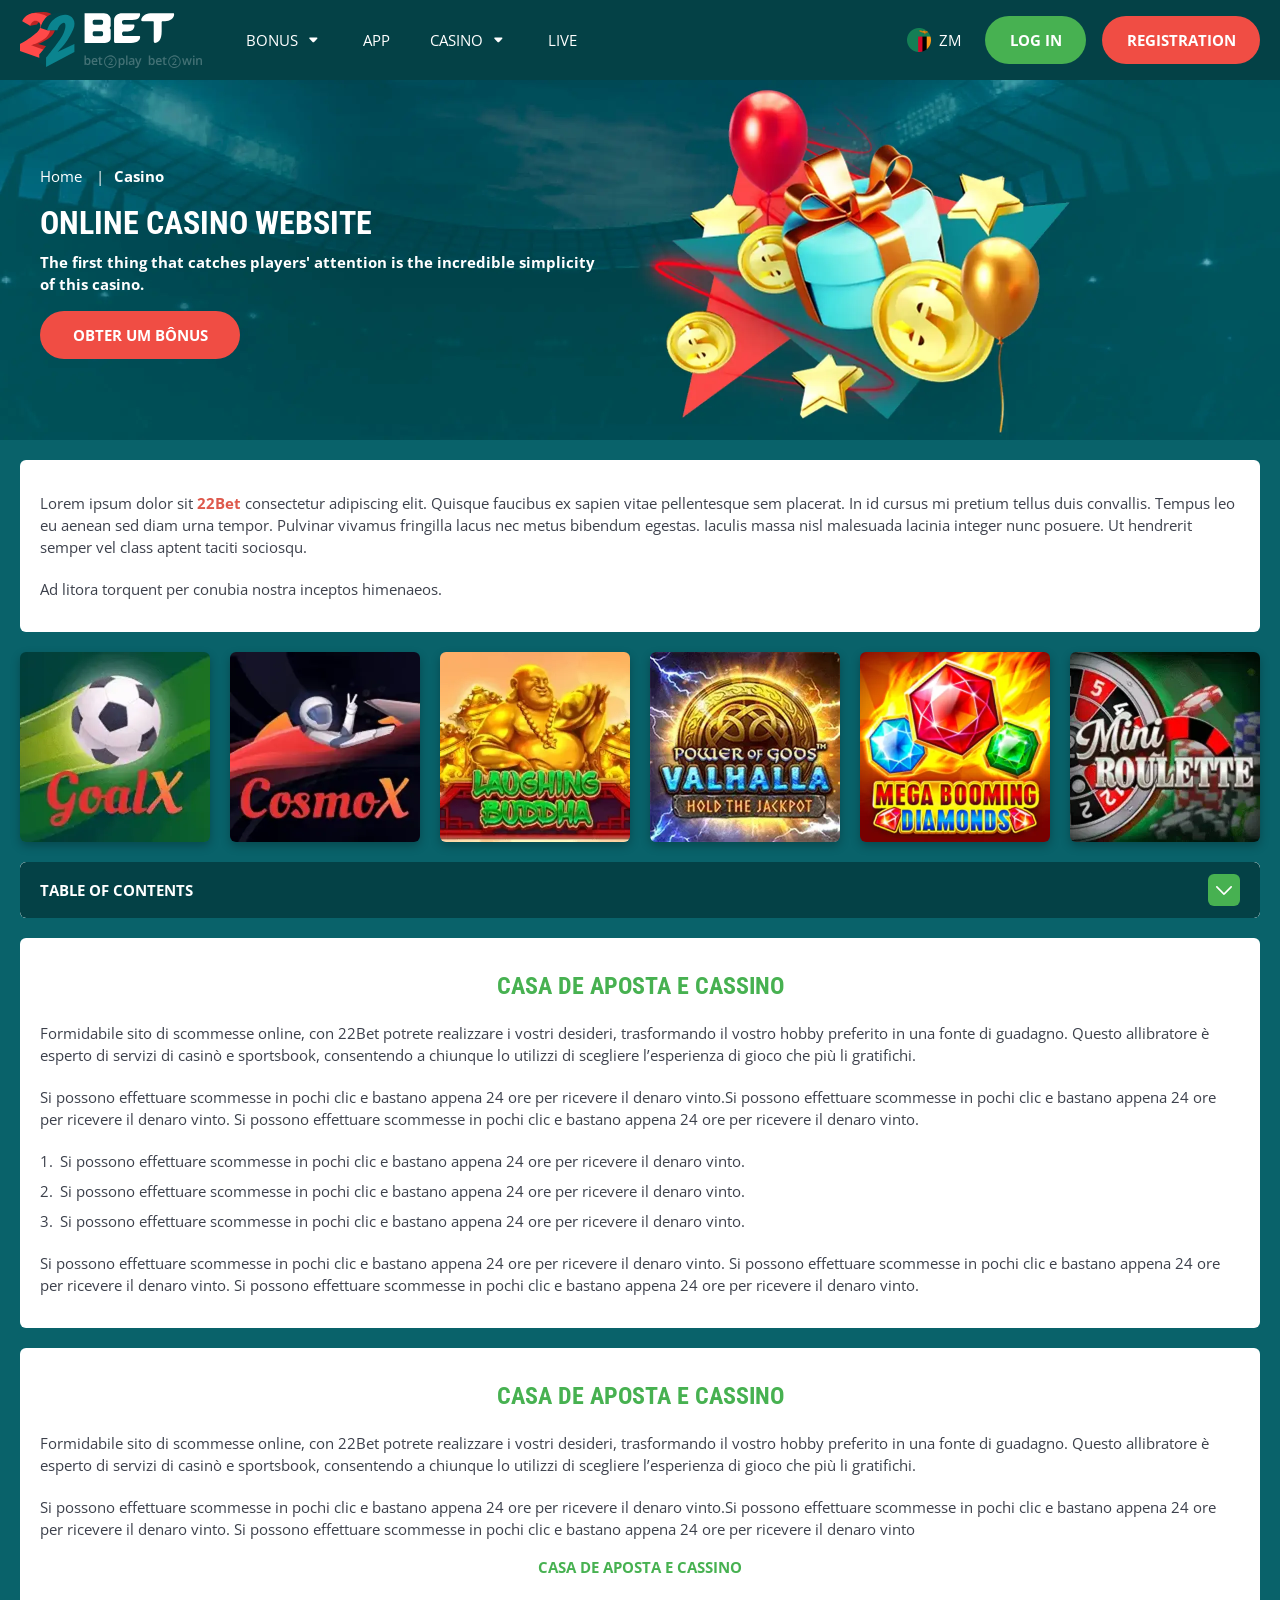
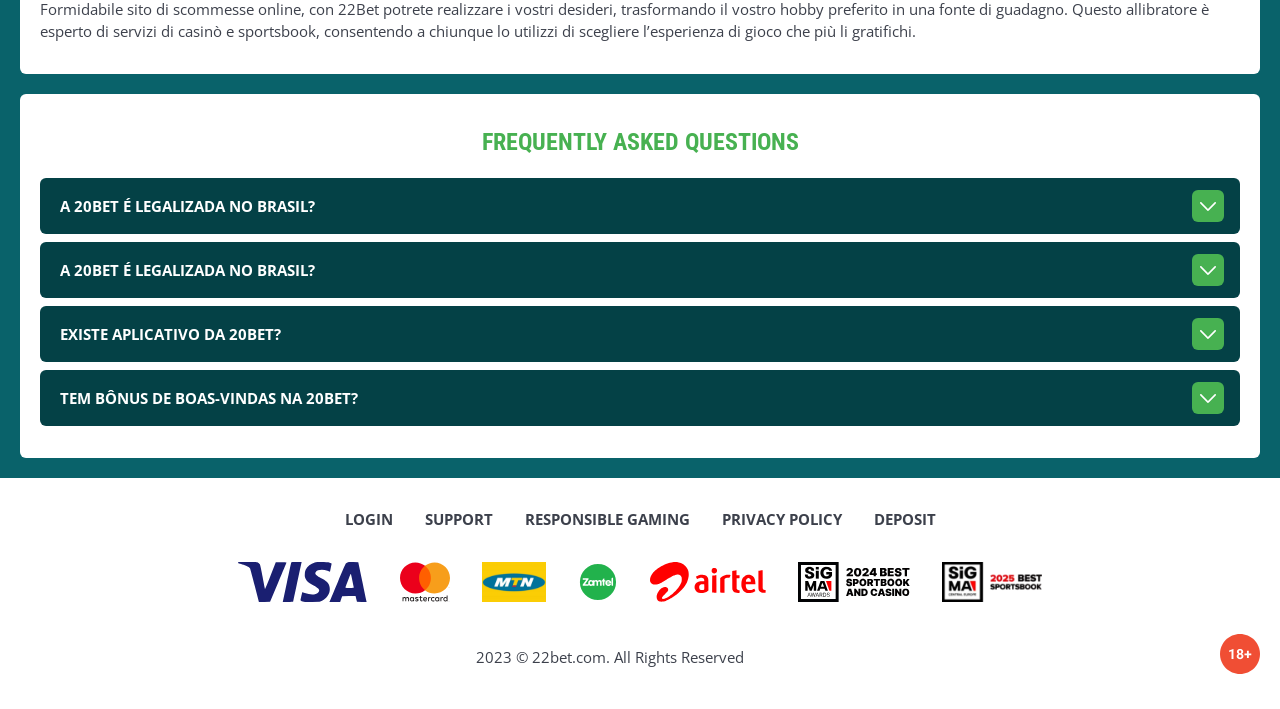
<file: casino.html>
<!DOCTYPE html>
<html lang="zm">
  <head>
    <meta charset="UTF-8" />
   
    <meta name="viewport" content="width=device-width, initial-scale=1.0" />
    <title>22Bet </title>
    <meta name="description" content />
    <meta property="og:site_name" content />
    <meta property="og:title" content />
    <meta property="og:type" content="website" />
    <meta property="og:url" content />
    <meta property="og:image" content />
    <meta property="og:image:alt" content />
    <meta property="og:locale" content="zm" />
    <meta property="og:description" content />
    <link rel="preconnect" href="https://fonts.googleapis.com" />
    <link rel="preconnect" href="https://fonts.gstatic.com" crossorigin="anonymous" />
   <link href="https://fonts.googleapis.com/css2?family=Open+Sans:ital,wght@0,300..800;1,300..800&display=swap" rel="stylesheet">
<link href="https://fonts.googleapis.com/css?family=Roboto+Condensed&display=swap" rel="stylesheet">

   <link rel="stylesheet" href="./css/reset.css" />
    <link rel="stylesheet" href="./css/main.css" />
    <link rel="stylesheet" href="./css/media.css"/>
    <link rel="icon" href="./images/Group.png" type="image/x-icon"/>
    <script
    src="https://code.jquery.com/jquery-3.6.1.min.js"
    integrity="sha256-o88AwQnZB+VDvE9tvIXrMQaPlFFSUTR+nldQm1LuPXQ="
    crossorigin="anonymous"
  ></script>
  </head>
  <body>
    <header class="header">
      <section class="content header__content">
        <a href="./index.html" class="logo header__logo"
          ><img src="./images/logo.svg" alt="logo" title
        /></a>
        <button class="header__btn-menu" >
          <svg width="16px" height="16px" viewBox="0 0 16 16" xmlns="http://www.w3.org/2000/svg">
              <rect y="0" width="16" height="3" rx="1.5"></rect>
              <rect y="6.5" width="16" height="3" rx="1.5"></rect>
              <rect y="13" width="16" height="3" rx="1.5"></rect>
            </svg>
        </button>

          <nav class="menu header__menu">
            <ul class="header__menu-list">
                
              <li class="">
              <div class="header__menu-wrapper">
                <div class="js-button-expander js-button-expander--menu" >
                <a href="./bonus.html" >
                <span>Bonus</span>
              </a>
              </div>
              <div class="header__menu-wrap js-expand-content js-expand-content--menu">
                <ul >
                  <li>
                    <a href="./freeSpins.html">
                    <span>Free Spins</span>
                  </a></li>
                  <li><a href="./promoCode.html">
                    <span>Promo Code</span>
                  </a>
                </li>
                  <li><a href="./welcomeBonus.html">
                    <span>Welcome Bonus</span>
                  </a>
                </li>
                <li><a href="./vip.html">
                    <span>VIP</span>
                  </a>
                </li>
                </ul>
              </div>
              </div>
               <a href="./bonus.html" class="header__menu-item">
                <span>Bonus</span>
              </a>
            </li>
              <li>
                <a href="./app.html">
                 App
                </a>
              </li>
              
              <li class="">
              <div class="header__menu-wrapper">
                <div class="js-button-expander js-button-expander--menu" >
                <a href="./casino.html" >
                <span> Casino</span>
              </a>
              </div>
              <div class="header__menu-wrap js-expand-content js-expand-content--menu">
                <ul >
                  <li>
                    <a href="./slots.html">
                    <span>Slots</span>
                  </a></li>
                 
                </ul>
              </div>
              </div>
               <a href="./bonus.html" class="header__menu-item">
                <span>Casino</span>
              </a>
            </li>
               <li>
                <a href="./live.html">
               Live
                </a>
              </li>
              <li>
                    <a href="./freeSpins.html">
                    <span>Free Spins</span>
                  </a></li>
                  <li><a href="./promoCode.html">
                    <span>Promo Code</span>
                  </a>
                </li>
                  <li><a href="./welcomeBonus.html">
                    <span>Welcome Bonus</span>
                  </a>
                </li>
                <li><a href="./vip.html">
                    <span>VIP</span>
                  </a>
                </li>
             <li>
                    <a href="./slots.html">
                    <span>Slots</span>
                  </a></li>
             
             
            </ul>
            <div class="header__button header__button-menu " >
              <a href="#" class="button  button__login-menu">log in</a>
              <a href="#" class="button button__menu">registration</a>
            </div>
           
          </nav>
           <a href="" class="header__flag">
                <span><img src="./images/flag.png" alt="flag" title /></span>
                <span>zm</span>
              </a>
            <a href="#" class="button button__login">log in</a>
            <a href="#" class="button button__singup">registration</a>
            <!-- <div id="clock" class="header__time">00:00</div>
            -->
      </section>
    </header>
     <main class="main home main-page">
        <section class=" hero hero__page">
           
            <div class="background background-page">
              <img src="./images/casino/bg-casino.webp" alt="hero" title />
              
            </div>
            <div class="hero__wrapper hero__wrapper-page">
              <div class="hero__data hero__data-bonus">
                <ul
                class="breadcrumbs "
                
              >
                <li
                  
                >
                  <a href="#" >
                    <span >Home</span></a
                  >
                 
                </li>
                <li
                  
                >
                  <a href="#" > <span >Casino</span></a>
                 
                </li>
              </ul>
                <h1 class="title general hero__title">
                  Online Casino Website
                </h1>
                 <p class="hero__text">The first thing that catches players' attention is the incredible simplicity of this casino.</p>
               
                <a href="#" class="button  hero__button ">Obter um Bônus</a>
               
              </div>
             
            </div>
          </section>
      <section class="main__wrap main__wrap-page">
       
       <section class="content__wrapper content__wrapper-page">

         
        
       
          <section class="content article">
            <p>
             Lorem ipsum dolor sit <a href="#">22Bet</a> consectetur adipiscing elit. Quisque faucibus ex sapien vitae pellentesque sem placerat. In id cursus mi pretium tellus duis convallis. Tempus leo eu aenean sed diam urna tempor. Pulvinar vivamus fringilla lacus nec metus bibendum egestas. Iaculis massa nisl malesuada lacinia integer nunc posuere. Ut hendrerit semper vel class aptent taciti sociosqu.
            </p>
            <p>
             Ad litora torquent per conubia nostra inceptos himenaeos.
            </p>
          </section>
               <section class="content casino">
           
              <ul class="casino__list">
                <li class="casino__item">
                    <div class="casino__wrapper">
                      <img class="casino__img" src="./images/casino/card-casino1.webp" alt="" title>
                    <div class="casino__hover casino__hover-live">
                        
                        <div class="casino-box">
                            
                        <a href="#" class="button  casino__buttons">Play now</a>
                        </div>
                    </div>
                    </div>
                    
                </li>
                <li class="casino__item">
                  <div class="casino__wrapper">
                    <img class="casino__img" src="./images/casino/card-casino2.webp" alt="" title>
                <div class="casino__hover casino__hover-live">
                      
                        <div class="casino-box">
                            
                        <a href="#" class="button  casino__buttons">Play now</a>
                        </div>
                    </div>
                  </div>
                 
              </li>
              <li class="casino__item">
                <div class="casino__wrapper">
                  <img class="casino__img" src="./images/casino/card-casino3.webp" alt="" title>
               <div class="casino__hover casino__hover-live">
                        
                        <div class="casino-box">
                            
                        <a href="#" class="button  casino__buttons">Play now</a>
                        </div>
                    </div>
               
            </li>
             <li class="casino__item">
                <div class="casino__wrapper">
                  <img class="casino__img" src="./images/casino/card-casino4.webp" alt="" title>
               <div class="casino__hover casino__hover-live">
                        
                        <div class="casino-box">
                            
                        <a href="#" class="button  casino__buttons">Play now</a>
                        </div>
                    </div>
               
            </li>
             <li class="casino__item">
                <div class="casino__wrapper">
                  <img class="casino__img" src="./images/casino/card-casino5.webp" alt="" title>
               <div class="casino__hover casino__hover-live">
                        
                        <div class="casino-box">
                            
                        <a href="#" class="button  casino__buttons">Play now</a>
                        </div>
                    </div>
               
            </li>
           <li class="casino__item">
                <div class="casino__wrapper">
                  <img class="casino__img" src="./images/casino/card-casino6.webp" alt="" title>
               <div class="casino__hover casino__hover-live">
                        
                        <div class="casino-box">
                            
                        <a href="#" class="button  casino__buttons">Play now</a>
                        </div>
                    </div>
               
            </li>
           
    
      

              </ul>
         </section>
             
        
        
              <section class="content menu-review__content">
              

            
                <div class="menu__review-desk menu__review-content">Table of Contents</div>
                <ul class="menu__review menu__review-list">
                  <li><a href="#">Casa de Aposta e Cassino</a></li>
                    <li><a href="#">Casa de Aposta e Cassino</a></li>
                      <li><a href="#">Casa de Aposta e Cassino</a></li>
                        <li><a href="#">Casa de Aposta e Cassino</a></li>
                          <li><a href="#">Frequently Asked Questions</a></li>
                 
                </ul>
             
          
          </section>
          
        
          <section class="content article">
            <h2 class="title high article__title">Casa de Aposta e Cassino</h2>
             
            <p>
             Formidabile sito di scommesse online, con 22Bet potrete realizzare i vostri desideri, trasformando il vostro hobby preferito in una fonte di guadagno. Questo allibratore è esperto di servizi di casinò e sportsbook, consentendo a chiunque lo utilizzi di scegliere l’esperienza di gioco che più li gratifichi.
            </p>
            <p>
             Si possono effettuare scommesse in pochi clic e bastano appena 24 ore per ricevere il denaro vinto.Si possono effettuare scommesse in pochi clic e bastano appena 24 ore per ricevere il denaro vinto. Si possono effettuare scommesse in pochi clic e bastano appena 24 ore per ricevere il denaro vinto.
            </p>
           <ol>
              <li>Si possono effettuare scommesse in pochi clic e bastano appena 24 ore per ricevere il denaro vinto.</li>
              <li>Si possono effettuare scommesse in pochi clic e bastano appena 24 ore per ricevere il denaro vinto.</li>
              <li>Si possono effettuare scommesse in pochi clic e bastano appena 24 ore per ricevere il denaro vinto.</li>
            </ol>
            <p>Si possono effettuare scommesse in pochi clic e bastano appena 24 ore per ricevere il denaro vinto. Si possono effettuare scommesse in pochi clic e bastano appena 24 ore per ricevere il denaro vinto. Si possono effettuare scommesse in pochi clic e bastano appena 24 ore per ricevere il denaro vinto.</p>
          </section>
         
         
           <section class="content article">
            <h2 class="title high article__title">Casa de Aposta e Cassino</h2>
            <p>Formidabile sito di scommesse online, con 22Bet potrete realizzare i vostri desideri, trasformando il vostro hobby preferito in una fonte di guadagno. Questo allibratore è esperto di servizi di casinò e sportsbook, consentendo a chiunque lo utilizzi di scegliere l’esperienza di gioco che più li gratifichi.</p>
            <p>Si possono effettuare scommesse in pochi clic e bastano appena 24 ore per ricevere il denaro vinto.Si possono effettuare scommesse in pochi clic e bastano appena 24 ore per ricevere il denaro vinto. Si possono effettuare scommesse in pochi clic e bastano appena 24 ore per ricevere il denaro vinto</p>
            <h3>Casa de Aposta e Cassino</h3>
            <p>Formidabile sito di scommesse online, con 22Bet potrete realizzare i vostri desideri, trasformando il vostro hobby preferito in una fonte di guadagno. Questo allibratore è esperto di servizi di casinò e sportsbook, consentendo a chiunque lo utilizzi di scegliere l’esperienza di gioco che più li gratifichi.</p>
           </section>

          <section class="content faq">
            <h2 class="title high faq__title">Frequently Asked Questions</h2>
            <ul class="faq__list " >
              <li class="faq__item"  >
                <h3 class="title medium faq__subtitle js-button-expander js-button-expander--faq"  >A 20Bet é legalizada no Brasil?
                 </h3>
                <div  class="faq__answer js-expand-content js-expand-content--faq" >
                  <p  >
                    Sim, a casa de apostas tem licença emitida por Curaçao, que é reconhecida no Brasil e a permite atuar por aqui.
                  </p>
                </div>
              </li>
              <li class="faq__item"  >
                <h3 class="title medium faq__subtitle js-button-expander js-button-expander--faq"  >A 20Bet é legalizada no Brasil?</h3>
                <div class="faq__answer js-expand-content js-expand-content--faq" >
                  <p  >
                    Sim, a casa de apostas tem licença emitida por Curaçao, que é reconhecida no Brasil e a permite atuar por aqui.
                  </p>
                </div>
              </li> 
              <li class="faq__item"  >
                <h3 class="title medium faq__subtitle js-button-expander js-button-expander--faq"  >Existe aplicativo da 20Bet?</h3>
                <div class="faq__answer js-expand-content js-expand-content--faq" >
                  <p  >
                   Sim, disponível para sistemas operacionais iOS e Android.
                  </p>
                </div>
              </li> 
              <li class="faq__item"  >
                <h3 class="title medium faq__subtitle js-button-expander js-button-expander--faq"  >Tem bônus de boas-vindas na 20Bet?</h3>
                <div class="faq__answer js-expand-content js-expand-content--faq" >
                  <p  >
                   O pacote especial para novos usuários da 20Bet paga 100% sobre o primeiro depósito, com limite de 600 BRL.
                  </p>
                </div>
              </li> 
             
            </ul>
          </section>
          
        </section> 
      
        <div class=""  onclick="scrollToTop()">
          <button class="main__arrow" id="scrollToTopBtn"></button>
        </div> 
        
      </section>
    </main> 
       <footer class=" footer ">
      <section class="content footer__content">
        <ul class="footer__menu">
         <li><a href="./login.html">Login</a></li>
         <li><a href="./support.html">Support</a></li>
         <li><a href="./responsible.html">Responsible Gaming</a></li>
         <li><a href="./policy.html">Privacy Policy</a></li>
         <li><a href="./deposit.html">Deposit</a></li>
        </ul>
       
        <ul class="footer__cards-list">
           
            <li>
              <a href="#"
                ><img src="./images/footer-img1.svg" alt="cardpay" title
              /></a>
            </li>
             <li>
              <a href="#"
                ><img src="./images/footer-img2.svg" alt="cardpay" title
              /></a>
            </li>
             <li>
              <a href="#"
                ><img src="./images/footer-img3.svg" alt="cardpay" title
              /></a>
            </li>
             <li>
              <a href="#"
                ><img src="./images/footer-img4.svg" alt="cardpay" title
              /></a>
            </li>
             <li>
              <a href="#"
                ><img src="./images/footer-img5.svg" alt="cardpay" title
              /></a>
            </li>
             <li>
              <a href="#"
                ><img src="./images/footer-img6.svg" alt="cardpay" title
              /></a>
            </li>
             <li>
              <a href="#"
                ><img src="./images/footer-img7.svg" alt="cardpay" title
              /></a>
            </li>
           
            
          </ul>
       
       
        <div class="footer__wrapp">
          <div class="footer__text">
           
            <p>2023 &copy; 22bet.com. All Rights Reserved
</p>
           
          </div>
          <div class="footer__age">
            <img src="./images/age.svg" alt="age" title />
          </div>
        </div>
      
      </section>
    </footer>
    <script src="./js/arrowUp.js" defer></script>
    <script src="./js/sidebar.js" defer></script>
    <script src="./js/expander.js" defer></script>
    <script src="./js/mobile-menu.js" defer></script>
    <!-- <script src="./js/clock.js" defer></script> -->
  </body>
</html>
</file>
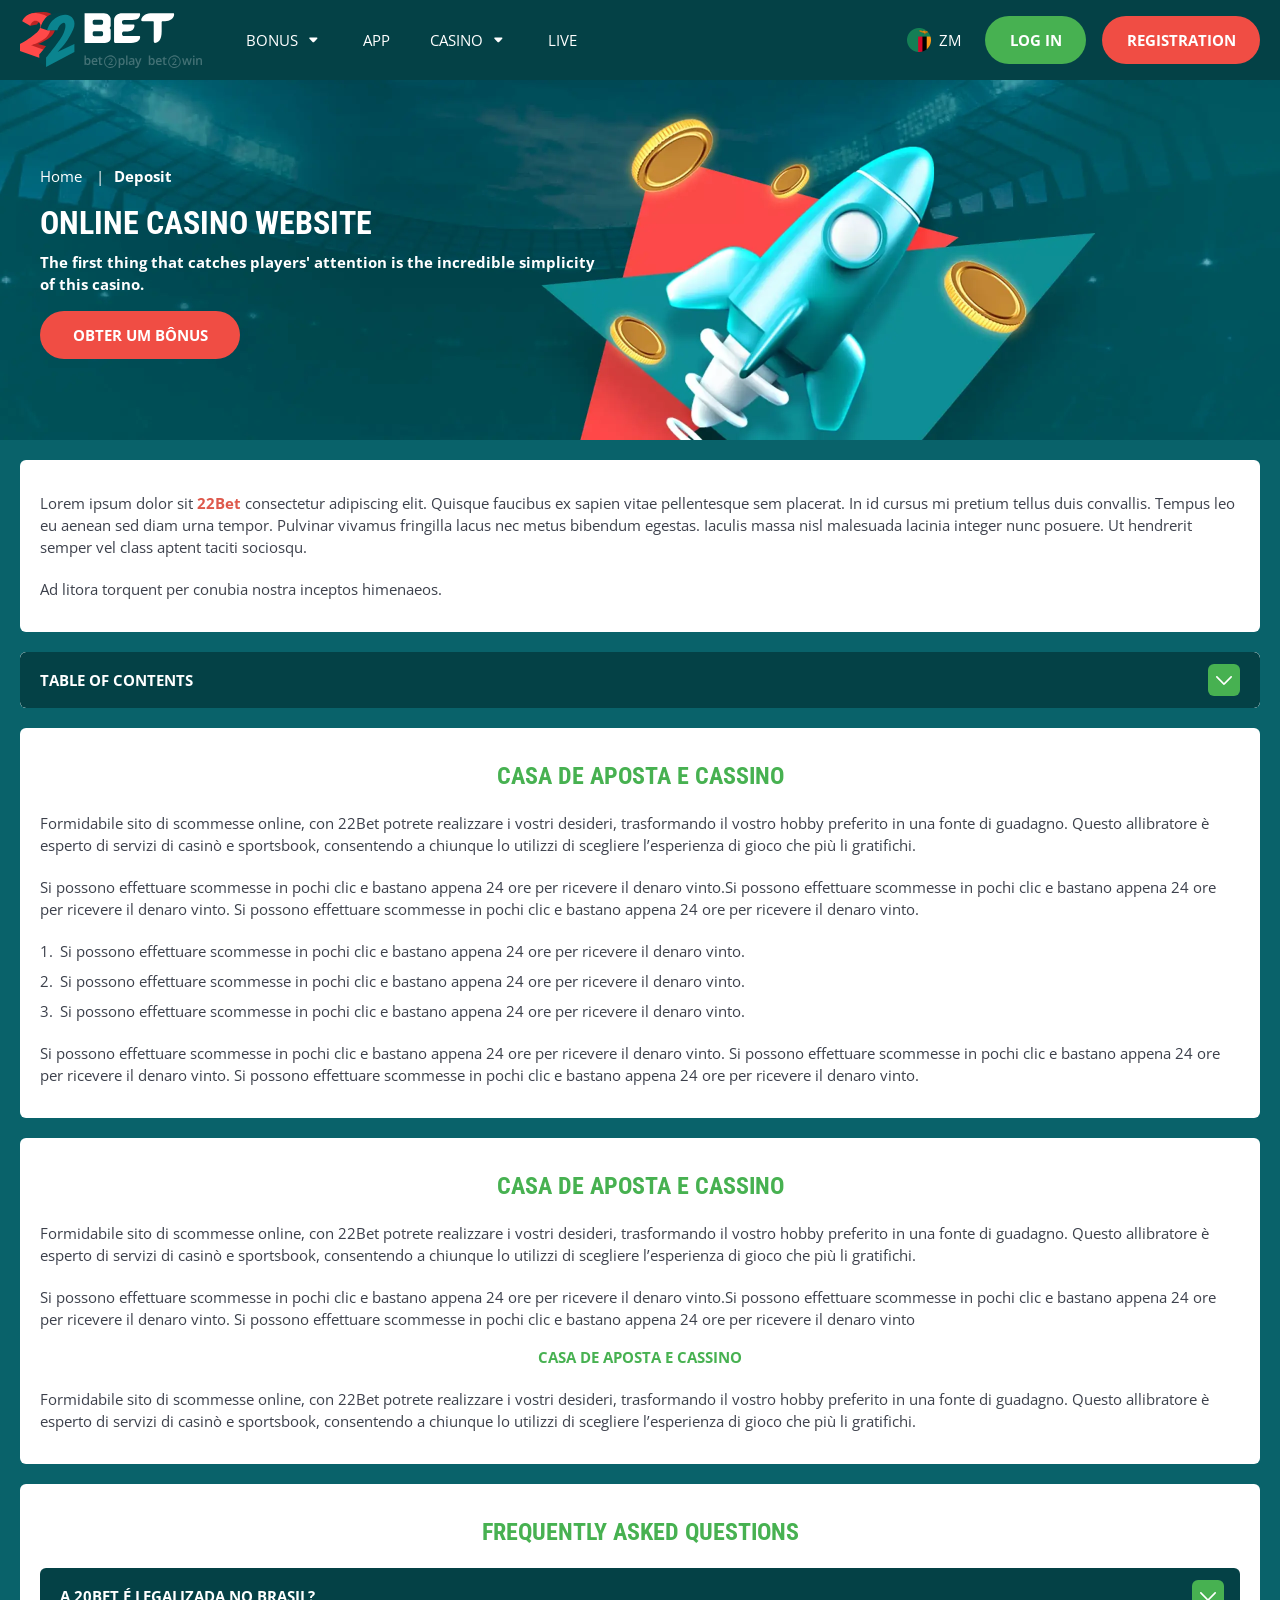
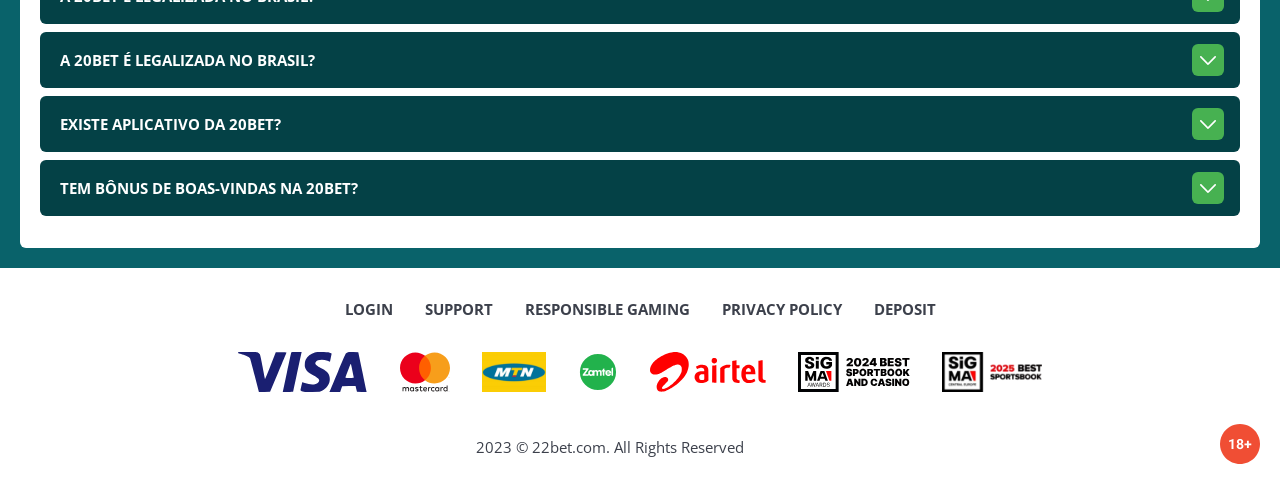
<file: deposit.html>
<!DOCTYPE html>
<html lang="zm">
  <head>
    <meta charset="UTF-8" />
   
    <meta name="viewport" content="width=device-width, initial-scale=1.0" />
    <title>22Bet </title>
    <meta name="description" content />
    <meta property="og:site_name" content />
    <meta property="og:title" content />
    <meta property="og:type" content="website" />
    <meta property="og:url" content />
    <meta property="og:image" content />
    <meta property="og:image:alt" content />
    <meta property="og:locale" content="zm" />
    <meta property="og:description" content />
    <link rel="preconnect" href="https://fonts.googleapis.com" />
    <link rel="preconnect" href="https://fonts.gstatic.com" crossorigin="anonymous" />
   <link href="https://fonts.googleapis.com/css2?family=Open+Sans:ital,wght@0,300..800;1,300..800&display=swap" rel="stylesheet">
<link href="https://fonts.googleapis.com/css?family=Roboto+Condensed&display=swap" rel="stylesheet">

   <link rel="stylesheet" href="./css/reset.css" />
    <link rel="stylesheet" href="./css/main.css" />
    <link rel="stylesheet" href="./css/media.css"/>
    <link rel="icon" href="./images/Group.png" type="image/x-icon"/>
    <script
    src="https://code.jquery.com/jquery-3.6.1.min.js"
    integrity="sha256-o88AwQnZB+VDvE9tvIXrMQaPlFFSUTR+nldQm1LuPXQ="
    crossorigin="anonymous"
  ></script>
  </head>
  <body>
    <header class="header">
      <section class="content header__content">
        <a href="./index.html" class="logo header__logo"
          ><img src="./images/logo.svg" alt="logo" title
        /></a>
        <button class="header__btn-menu" >
          <svg width="16px" height="16px" viewBox="0 0 16 16" xmlns="http://www.w3.org/2000/svg">
              <rect y="0" width="16" height="3" rx="1.5"></rect>
              <rect y="6.5" width="16" height="3" rx="1.5"></rect>
              <rect y="13" width="16" height="3" rx="1.5"></rect>
            </svg>
        </button>

          <nav class="menu header__menu">
            <ul class="header__menu-list">
                
              <li class="">
              <div class="header__menu-wrapper">
                <div class="js-button-expander js-button-expander--menu" >
                <a href="./bonus.html" >
                <span>Bonus</span>
              </a>
              </div>
              <div class="header__menu-wrap js-expand-content js-expand-content--menu">
                <ul >
                  <li>
                    <a href="./freeSpins.html">
                    <span>Free Spins</span>
                  </a></li>
                  <li><a href="./promoCode.html">
                    <span>Promo Code</span>
                  </a>
                </li>
                  <li><a href="./welcomeBonus.html">
                    <span>Welcome Bonus</span>
                  </a>
                </li>
                <li><a href="./vip.html">
                    <span>VIP</span>
                  </a>
                </li>
                </ul>
              </div>
              </div>
               <a href="./bonus.html" class="header__menu-item">
                <span>Bonus</span>
              </a>
            </li>
              <li>
                <a href="./app.html">
                 App
                </a>
              </li>
              
              <li class="">
              <div class="header__menu-wrapper">
                <div class="js-button-expander js-button-expander--menu" >
                <a href="./casino.html" >
                <span> Casino</span>
              </a>
              </div>
              <div class="header__menu-wrap js-expand-content js-expand-content--menu">
                <ul >
                  <li>
                    <a href="./slots.html">
                    <span>Slots</span>
                  </a></li>
                 
                </ul>
              </div>
              </div>
               <a href="./casino.html" class="header__menu-item">
                <span>Casino</span>
              </a>
            </li>
               <li>
                <a href="./live.html">
               Live
                </a>
              </li>
              <li>
                    <a href="./freeSpins.html">
                    <span>Free Spins</span>
                  </a></li>
                  <li><a href="./promoCode.html">
                    <span>Promo Code</span>
                  </a>
                </li>
                  <li><a href="./welcomeBonus.html">
                    <span>Welcome Bonus</span>
                  </a>
                </li>
                <li><a href="./vip.html">
                    <span>VIP</span>
                  </a>
                </li>
             <li>
                    <a href="./slots.html">
                    <span>Slots</span>
                  </a></li>
             
             
            </ul>
            <div class="header__button header__button-menu " >
              <a href="#" class="button  button__login-menu">log in</a>
              <a href="#" class="button button__menu">registration</a>
            </div>
           
          </nav>
           <a href="" class="header__flag">
                <span><img src="./images/flag.png" alt="flag" title /></span>
                <span>zm</span>
              </a>
            <a href="#" class="button button__login">log in</a>
            <a href="#" class="button button__singup">registration</a>
            <!-- <div id="clock" class="header__time">00:00</div>
            -->
      </section>
    </header>
     <main class="main home main-page">
        <section class=" hero hero__page">
           
            <div class="background ">
              <img src="./images/layout-images/bg-deposit.webp" alt="hero" title />
              
            </div>
            <div class="hero__wrapper hero__wrapper-page">
              <div class="hero__data hero__data-bonus">
                <ul
                class="breadcrumbs "
                
              >
                <li
                  
                >
                  <a href="#" >
                    <span >Home</span></a
                  >
                 
                </li>
                <li
                  
                >
                  <a href="#" > <span >Deposit</span></a>
                 
                </li>
              </ul>
                <h1 class="title general hero__title">
                  Online Casino Website
                </h1>
                 <p class="hero__text">The first thing that catches players' attention is the incredible simplicity of this casino.</p>
               
                <a href="#" class="button  hero__button ">Obter um Bônus</a>
               
              </div>
             
            </div>
          </section>
      <section class="main__wrap main__wrap-page">
       
       <section class="content__wrapper content__wrapper-page">

         
        
       
          <section class="content article">
            <p>
             Lorem ipsum dolor sit <a href="#">22Bet</a> consectetur adipiscing elit. Quisque faucibus ex sapien vitae pellentesque sem placerat. In id cursus mi pretium tellus duis convallis. Tempus leo eu aenean sed diam urna tempor. Pulvinar vivamus fringilla lacus nec metus bibendum egestas. Iaculis massa nisl malesuada lacinia integer nunc posuere. Ut hendrerit semper vel class aptent taciti sociosqu.
            </p>
            <p>
             Ad litora torquent per conubia nostra inceptos himenaeos.
            </p>
          </section>
         
              <section class="content menu-review__content">
              

            
                <div class="menu__review-desk menu__review-content">Table of Contents</div>
                <ul class="menu__review menu__review-list">
                  <li><a href="#">Casa de Aposta e Cassino</a></li>
                    <li><a href="#">Casa de Aposta e Cassino</a></li>
                      <li><a href="#">Casa de Aposta e Cassino</a></li>
                        <li><a href="#">Casa de Aposta e Cassino</a></li>
                          <li><a href="#">Frequently Asked Questions</a></li>
                 
                </ul>
             
          
          </section>
          
        
          <section class="content article">
            <h2 class="title high article__title">Casa de Aposta e Cassino</h2>
             
            <p>
             Formidabile sito di scommesse online, con 22Bet potrete realizzare i vostri desideri, trasformando il vostro hobby preferito in una fonte di guadagno. Questo allibratore è esperto di servizi di casinò e sportsbook, consentendo a chiunque lo utilizzi di scegliere l’esperienza di gioco che più li gratifichi.
            </p>
            <p>
             Si possono effettuare scommesse in pochi clic e bastano appena 24 ore per ricevere il denaro vinto.Si possono effettuare scommesse in pochi clic e bastano appena 24 ore per ricevere il denaro vinto. Si possono effettuare scommesse in pochi clic e bastano appena 24 ore per ricevere il denaro vinto.
            </p>
           <ol>
              <li>Si possono effettuare scommesse in pochi clic e bastano appena 24 ore per ricevere il denaro vinto.</li>
              <li>Si possono effettuare scommesse in pochi clic e bastano appena 24 ore per ricevere il denaro vinto.</li>
              <li>Si possono effettuare scommesse in pochi clic e bastano appena 24 ore per ricevere il denaro vinto.</li>
            </ol>
            <p>Si possono effettuare scommesse in pochi clic e bastano appena 24 ore per ricevere il denaro vinto. Si possono effettuare scommesse in pochi clic e bastano appena 24 ore per ricevere il denaro vinto. Si possono effettuare scommesse in pochi clic e bastano appena 24 ore per ricevere il denaro vinto.</p>
          </section>
         
         
           <section class="content article">
            <h2 class="title high article__title">Casa de Aposta e Cassino</h2>
            <p>Formidabile sito di scommesse online, con 22Bet potrete realizzare i vostri desideri, trasformando il vostro hobby preferito in una fonte di guadagno. Questo allibratore è esperto di servizi di casinò e sportsbook, consentendo a chiunque lo utilizzi di scegliere l’esperienza di gioco che più li gratifichi.</p>
            <p>Si possono effettuare scommesse in pochi clic e bastano appena 24 ore per ricevere il denaro vinto.Si possono effettuare scommesse in pochi clic e bastano appena 24 ore per ricevere il denaro vinto. Si possono effettuare scommesse in pochi clic e bastano appena 24 ore per ricevere il denaro vinto</p>
            <h3>Casa de Aposta e Cassino</h3>
            <p>Formidabile sito di scommesse online, con 22Bet potrete realizzare i vostri desideri, trasformando il vostro hobby preferito in una fonte di guadagno. Questo allibratore è esperto di servizi di casinò e sportsbook, consentendo a chiunque lo utilizzi di scegliere l’esperienza di gioco che più li gratifichi.</p>
           </section>

          <section class="content faq">
            <h2 class="title high faq__title">Frequently Asked Questions</h2>
            <ul class="faq__list " >
              <li class="faq__item"  >
                <h3 class="title medium faq__subtitle js-button-expander js-button-expander--faq"  >A 20Bet é legalizada no Brasil?
                 </h3>
                <div  class="faq__answer js-expand-content js-expand-content--faq" >
                  <p  >
                    Sim, a casa de apostas tem licença emitida por Curaçao, que é reconhecida no Brasil e a permite atuar por aqui.
                  </p>
                </div>
              </li>
              <li class="faq__item"  >
                <h3 class="title medium faq__subtitle js-button-expander js-button-expander--faq"  >A 20Bet é legalizada no Brasil?</h3>
                <div class="faq__answer js-expand-content js-expand-content--faq" >
                  <p  >
                    Sim, a casa de apostas tem licença emitida por Curaçao, que é reconhecida no Brasil e a permite atuar por aqui.
                  </p>
                </div>
              </li> 
              <li class="faq__item"  >
                <h3 class="title medium faq__subtitle js-button-expander js-button-expander--faq"  >Existe aplicativo da 20Bet?</h3>
                <div class="faq__answer js-expand-content js-expand-content--faq" >
                  <p  >
                   Sim, disponível para sistemas operacionais iOS e Android.
                  </p>
                </div>
              </li> 
              <li class="faq__item"  >
                <h3 class="title medium faq__subtitle js-button-expander js-button-expander--faq"  >Tem bônus de boas-vindas na 20Bet?</h3>
                <div class="faq__answer js-expand-content js-expand-content--faq" >
                  <p  >
                   O pacote especial para novos usuários da 20Bet paga 100% sobre o primeiro depósito, com limite de 600 BRL.
                  </p>
                </div>
              </li> 
             
            </ul>
          </section>
          
        </section> 
      
        <div class=""  onclick="scrollToTop()">
          <button class="main__arrow" id="scrollToTopBtn"></button>
        </div> 
        
      </section>
    </main> 
   <footer class=" footer ">
      <section class="content footer__content">
        <ul class="footer__menu">
         <li><a href="./login.html">Login</a></li>
         <li><a href="./support.html">Support</a></li>
         <li><a href="./responsible.html">Responsible Gaming</a></li>
         <li><a href="./policy.html">Privacy Policy</a></li>
         <li><a href="./deposit.html">Deposit</a></li>
        </ul>
       
         
          <ul class="footer__cards-list">
           
            <li>
              <a href="#"
                ><img src="./images/footer-img1.svg" alt="cardpay" title
              /></a>
            </li>
             <li>
              <a href="#"
                ><img src="./images/footer-img2.svg" alt="cardpay" title
              /></a>
            </li>
             <li>
              <a href="#"
                ><img src="./images/footer-img3.svg" alt="cardpay" title
              /></a>
            </li>
             <li>
              <a href="#"
                ><img src="./images/footer-img4.svg" alt="cardpay" title
              /></a>
            </li>
             <li>
              <a href="#"
                ><img src="./images/footer-img5.svg" alt="cardpay" title
              /></a>
            </li>
             <li>
              <a href="#"
                ><img src="./images/footer-img6.svg" alt="cardpay" title
              /></a>
            </li>
             <li>
              <a href="#"
                ><img src="./images/footer-img7.svg" alt="cardpay" title
              /></a>
            </li>
           
            
          </ul>
       
        <div class="footer__wrapp">
          <div class="footer__text">
           
            <p>2023 &copy; 22bet.com. All Rights Reserved
</p>
           
          </div>
          <div class="footer__age">
            <img src="./images/age.svg" alt="age" title />
          </div>
        </div>
      
      </section>
    </footer>
    <script src="./js/arrowUp.js" defer></script>
    <script src="./js/sidebar.js" defer></script>
    <script src="./js/expander.js" defer></script>
    <script src="./js/mobile-menu.js" defer></script>
    <!-- <script src="./js/clock.js" defer></script> -->
  </body>
</html>
</file>
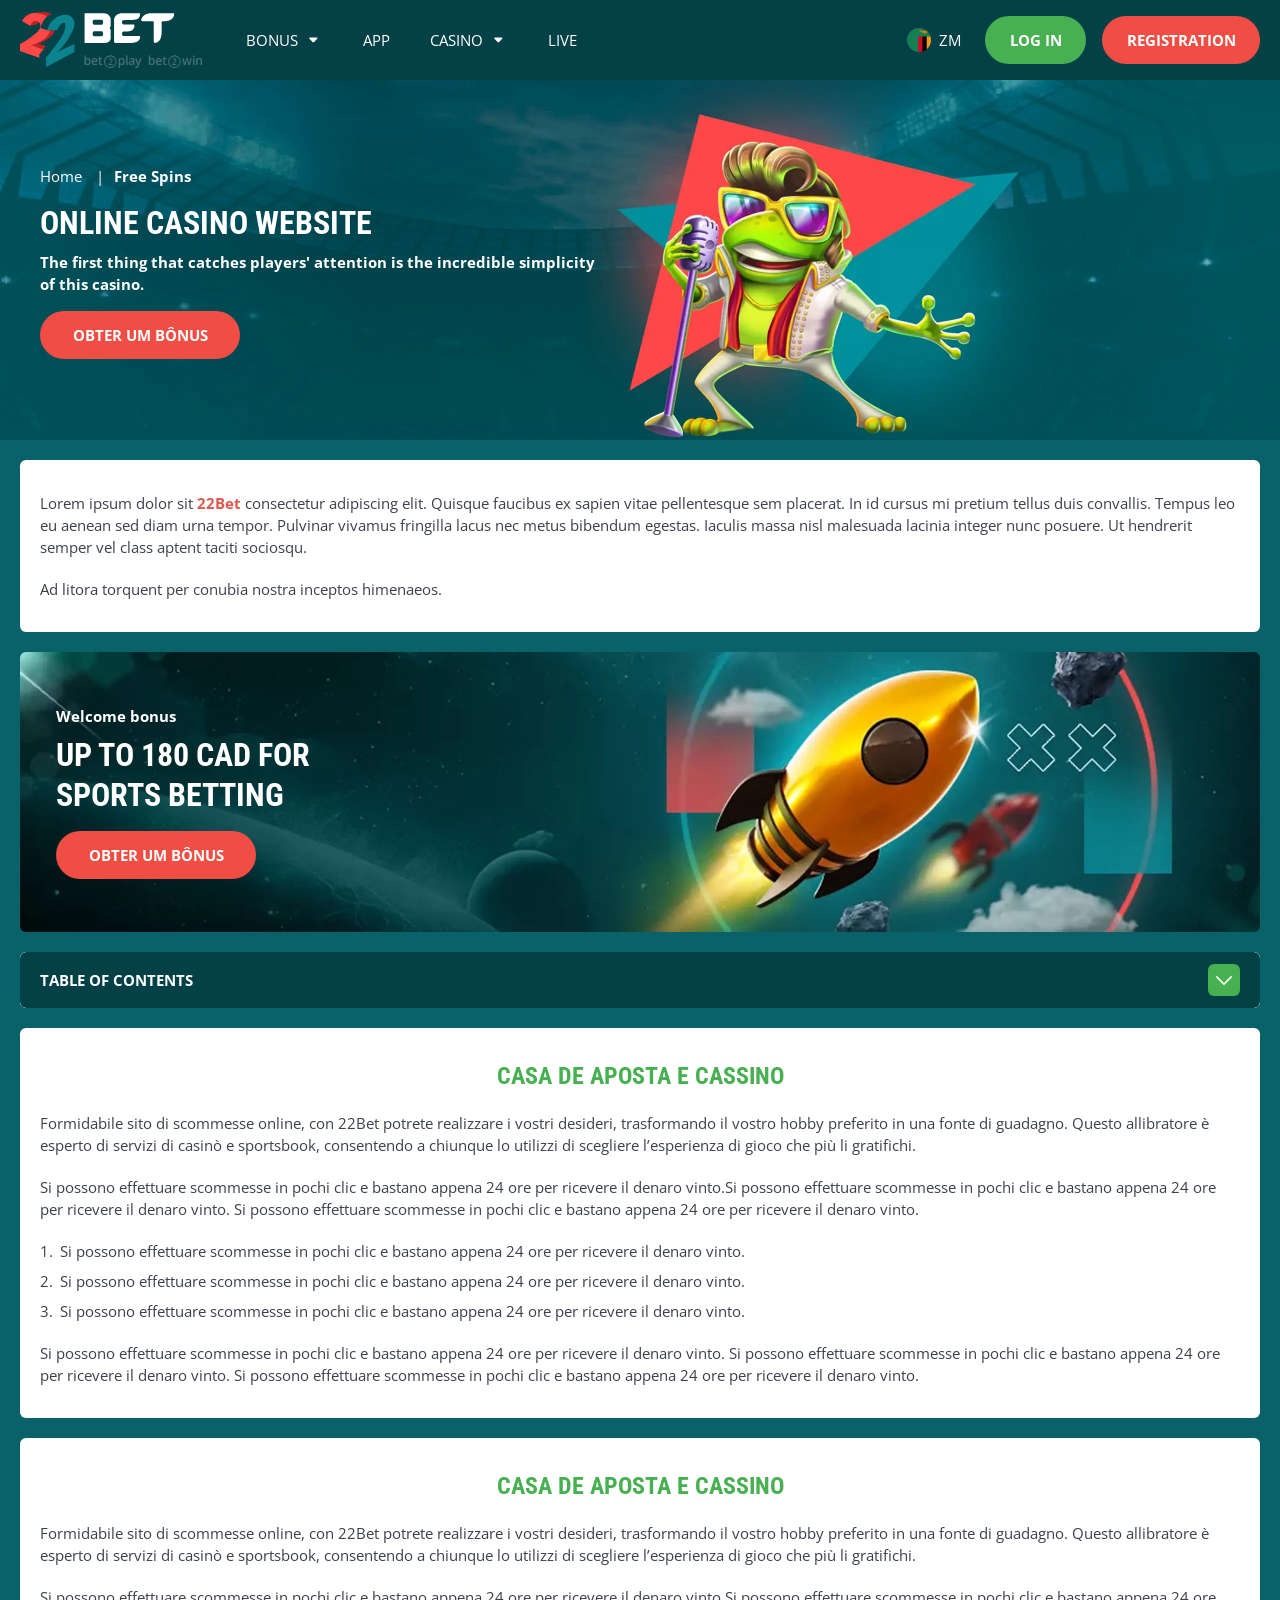
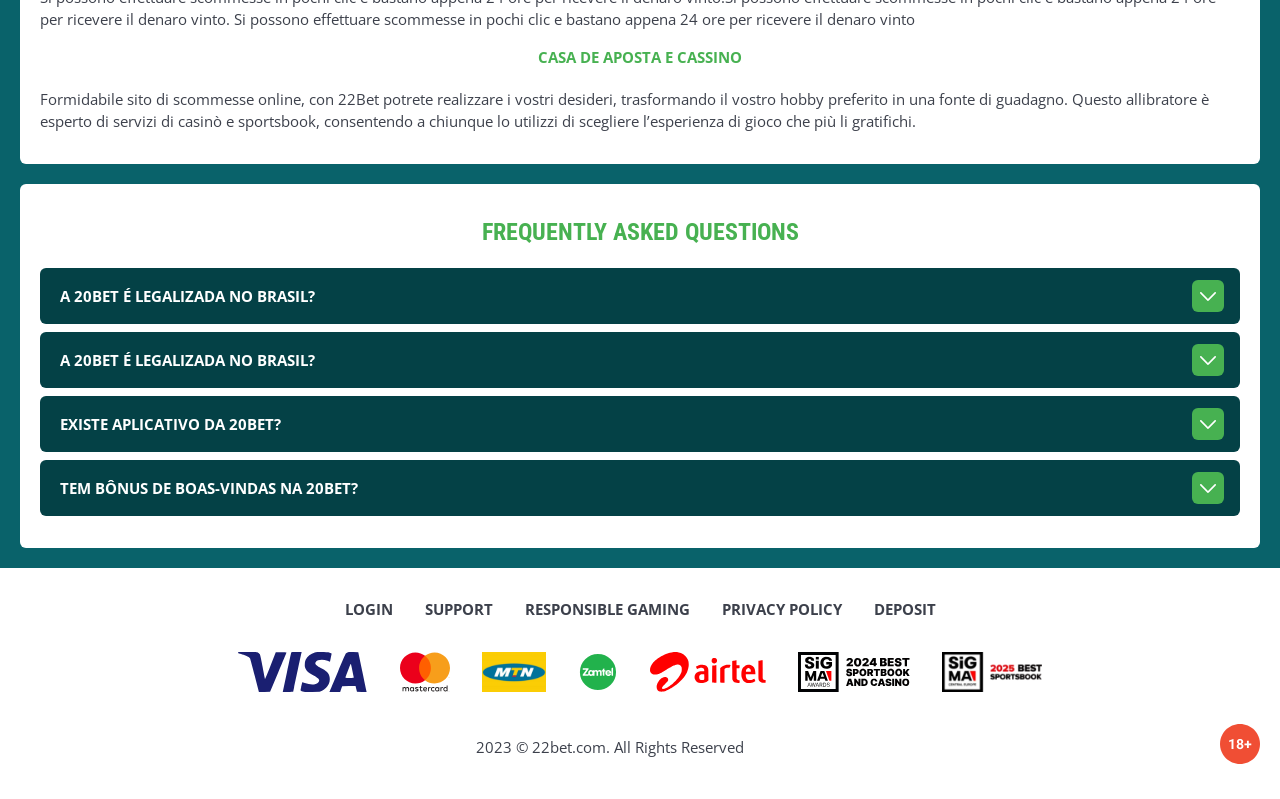
<file: freeSpins.html>
<!DOCTYPE html>
<html lang="zm">
  <head>
    <meta charset="UTF-8" />
   
    <meta name="viewport" content="width=device-width, initial-scale=1.0" />
    <title>22Bet </title>
    <meta name="description" content />
    <meta property="og:site_name" content />
    <meta property="og:title" content />
    <meta property="og:type" content="website" />
    <meta property="og:url" content />
    <meta property="og:image" content />
    <meta property="og:image:alt" content />
    <meta property="og:locale" content="zm" />
    <meta property="og:description" content />
    <link rel="preconnect" href="https://fonts.googleapis.com" />
    <link rel="preconnect" href="https://fonts.gstatic.com" crossorigin="anonymous" />
   <link href="https://fonts.googleapis.com/css2?family=Open+Sans:ital,wght@0,300..800;1,300..800&display=swap" rel="stylesheet">
<link href="https://fonts.googleapis.com/css?family=Roboto+Condensed&display=swap" rel="stylesheet">

   <link rel="stylesheet" href="./css/reset.css" />
    <link rel="stylesheet" href="./css/main.css" />
    <link rel="stylesheet" href="./css/media.css"/>
    <link rel="icon" href="./images/Group.png" type="image/x-icon"/>
    <script
    src="https://code.jquery.com/jquery-3.6.1.min.js"
    integrity="sha256-o88AwQnZB+VDvE9tvIXrMQaPlFFSUTR+nldQm1LuPXQ="
    crossorigin="anonymous"
  ></script>
  </head>
  <body>
    <header class="header">
      <section class="content header__content">
        <a href="./index.html" class="logo header__logo"
          ><img src="./images/logo.svg" alt="logo" title
        /></a>
        <button class="header__btn-menu" >
          <svg width="16px" height="16px" viewBox="0 0 16 16" xmlns="http://www.w3.org/2000/svg">
              <rect y="0" width="16" height="3" rx="1.5"></rect>
              <rect y="6.5" width="16" height="3" rx="1.5"></rect>
              <rect y="13" width="16" height="3" rx="1.5"></rect>
            </svg>
        </button>

          <nav class="menu header__menu">
            <ul class="header__menu-list">
                
              <li class="">
              <div class="header__menu-wrapper">
                <div class="js-button-expander js-button-expander--menu" >
                <a href="./bonus.html" >
                <span>Bonus</span>
              </a>
              </div>
              <div class="header__menu-wrap js-expand-content js-expand-content--menu">
                <ul >
                  <li>
                    <a href="./freeSpins.html">
                    <span>Free Spins</span>
                  </a></li>
                  <li><a href="./promoCode.html">
                    <span>Promo Code</span>
                  </a>
                </li>
                  <li><a href="./welcomeBonus.html">
                    <span>Welcome Bonus</span>
                  </a>
                </li>
                <li><a href="./vip.html">
                    <span>VIP</span>
                  </a>
                </li>
                </ul>
              </div>
              </div>
               <a href="./bonus.html" class="header__menu-item">
                <span>Bonus</span>
              </a>
            </li>
              <li>
                <a href="./app.html">
                 App
                </a>
              </li>
              
              <li class="">
              <div class="header__menu-wrapper">
                <div class="js-button-expander js-button-expander--menu" >
                <a href="./casino.html" >
                <span> Casino</span>
              </a>
              </div>
              <div class="header__menu-wrap js-expand-content js-expand-content--menu">
                <ul >
                  <li>
                    <a href="./slots.html">
                    <span>Slots</span>
                  </a></li>
                 
                </ul>
              </div>
              </div>
               <a href="./casino.html" class="header__menu-item">
                <span>Casino</span>
              </a>
            </li>
               <li>
                <a href="./live.html">
               Live
                </a>
              </li>
              <li>
                    <a href="./freeSpins.html">
                    <span>Free Spins</span>
                  </a></li>
                  <li><a href="./promoCode.html">
                    <span>Promo Code</span>
                  </a>
                </li>
                  <li><a href="./welcomeBonus.html">
                    <span>Welcome Bonus</span>
                  </a>
                </li>
                <li><a href="./vip.html">
                    <span>VIP</span>
                  </a>
                </li>
             <li>
                    <a href="./slots.html">
                    <span>Slots</span>
                  </a></li>
             
             
            </ul>
            <div class="header__button header__button-menu " >
              <a href="#" class="button  button__login-menu">log in</a>
              <a href="#" class="button button__menu">registration</a>
            </div>
           
          </nav>
            <a href="" class="header__flag">
                <span><img src="./images/flag.png" alt="flag" title /></span>
                <span>zm</span>
              </a>
            <a href="#" class="button button__login">log in</a>
            <a href="#" class="button button__singup">registration</a>
            <!-- <div id="clock" class="header__time">00:00</div>
           -->
      </section>
    </header>
     <main class="main home main-page">
        <section class=" hero hero__page">
           
            <div class="background ">
              <img src="./images/layout-images/bg-freeSpin.webp" alt="hero" title />
              
            </div>
            <div class="hero__wrapper hero__wrapper-page">
              <div class="hero__data hero__data-bonus">
                <ul
                class="breadcrumbs "
                
              >
                <li
                  
                >
                  <a href="#" >
                    <span >Home</span></a
                  >
                 
                </li>
                <li
                  
                >
                  <a href="#" > <span >Free Spins</span></a>
                 
                </li>
              </ul>
                <h1 class="title general hero__title">
                  Online Casino Website
                </h1>
                 <p class="hero__text">The first thing that catches players' attention is the incredible simplicity of this casino.</p>
               
                <a href="#" class="button  hero__button ">Obter um Bônus</a>
               
              </div>
             
            </div>
          </section>
      <section class="main__wrap main__wrap-page">
       
       <section class="content__wrapper content__wrapper-page">

         
        
       
          <section class="content article">
            <p>
             Lorem ipsum dolor sit <a href="#">22Bet</a> consectetur adipiscing elit. Quisque faucibus ex sapien vitae pellentesque sem placerat. In id cursus mi pretium tellus duis convallis. Tempus leo eu aenean sed diam urna tempor. Pulvinar vivamus fringilla lacus nec metus bibendum egestas. Iaculis massa nisl malesuada lacinia integer nunc posuere. Ut hendrerit semper vel class aptent taciti sociosqu.
            </p>
            <p>
             Ad litora torquent per conubia nostra inceptos himenaeos.
            </p>
          </section>
         
             
             <section class="content banner">
            <div class="background banner__background">
              
              <img src="./images/layout-images/banner-freeSpin.webp" alt="banner" title />
              
            </div>
            <div class="banner__info">
              <p class="banner__subtitle">Welcome bonus</p>
              <h2 class="title high banner__title-main">
                  
               up to 180 CAD
for sports betting
              </h2>
            
              <a href="#" class="button banner__button">Obter um Bônus</a>
            </div>
          </section>
        
              <section class="content menu-review__content">
              

            
                <div class="menu__review-desk menu__review-content">Table of Contents</div>
                <ul class="menu__review menu__review-list">
                  <li><a href="#">Casa de Aposta e Cassino</a></li>
                    <li><a href="#">Casa de Aposta e Cassino</a></li>
                      <li><a href="#">Casa de Aposta e Cassino</a></li>
                        <li><a href="#">Casa de Aposta e Cassino</a></li>
                          <li><a href="#">Frequently Asked Questions</a></li>
                 
                </ul>
             
          
          </section>
          
        
          <section class="content article">
            <h2 class="title high article__title">Casa de Aposta e Cassino</h2>
             
            <p>
             Formidabile sito di scommesse online, con 22Bet potrete realizzare i vostri desideri, trasformando il vostro hobby preferito in una fonte di guadagno. Questo allibratore è esperto di servizi di casinò e sportsbook, consentendo a chiunque lo utilizzi di scegliere l’esperienza di gioco che più li gratifichi.
            </p>
            <p>
             Si possono effettuare scommesse in pochi clic e bastano appena 24 ore per ricevere il denaro vinto.Si possono effettuare scommesse in pochi clic e bastano appena 24 ore per ricevere il denaro vinto. Si possono effettuare scommesse in pochi clic e bastano appena 24 ore per ricevere il denaro vinto.
            </p>
           <ol>
              <li>Si possono effettuare scommesse in pochi clic e bastano appena 24 ore per ricevere il denaro vinto.</li>
              <li>Si possono effettuare scommesse in pochi clic e bastano appena 24 ore per ricevere il denaro vinto.</li>
              <li>Si possono effettuare scommesse in pochi clic e bastano appena 24 ore per ricevere il denaro vinto.</li>
            </ol>
            <p>Si possono effettuare scommesse in pochi clic e bastano appena 24 ore per ricevere il denaro vinto. Si possono effettuare scommesse in pochi clic e bastano appena 24 ore per ricevere il denaro vinto. Si possono effettuare scommesse in pochi clic e bastano appena 24 ore per ricevere il denaro vinto.</p>
          </section>
         
         
           <section class="content article">
            <h2 class="title high article__title">Casa de Aposta e Cassino</h2>
            <p>Formidabile sito di scommesse online, con 22Bet potrete realizzare i vostri desideri, trasformando il vostro hobby preferito in una fonte di guadagno. Questo allibratore è esperto di servizi di casinò e sportsbook, consentendo a chiunque lo utilizzi di scegliere l’esperienza di gioco che più li gratifichi.</p>
            <p>Si possono effettuare scommesse in pochi clic e bastano appena 24 ore per ricevere il denaro vinto.Si possono effettuare scommesse in pochi clic e bastano appena 24 ore per ricevere il denaro vinto. Si possono effettuare scommesse in pochi clic e bastano appena 24 ore per ricevere il denaro vinto</p>
            <h3>Casa de Aposta e Cassino</h3>
            <p>Formidabile sito di scommesse online, con 22Bet potrete realizzare i vostri desideri, trasformando il vostro hobby preferito in una fonte di guadagno. Questo allibratore è esperto di servizi di casinò e sportsbook, consentendo a chiunque lo utilizzi di scegliere l’esperienza di gioco che più li gratifichi.</p>
           </section>

          <section class="content faq">
            <h2 class="title high faq__title">Frequently Asked Questions</h2>
            <ul class="faq__list " >
              <li class="faq__item"  >
                <h3 class="title medium faq__subtitle js-button-expander js-button-expander--faq"  >A 20Bet é legalizada no Brasil?
                 </h3>
                <div  class="faq__answer js-expand-content js-expand-content--faq" >
                  <p  >
                    Sim, a casa de apostas tem licença emitida por Curaçao, que é reconhecida no Brasil e a permite atuar por aqui.
                  </p>
                </div>
              </li>
              <li class="faq__item"  >
                <h3 class="title medium faq__subtitle js-button-expander js-button-expander--faq"  >A 20Bet é legalizada no Brasil?</h3>
                <div class="faq__answer js-expand-content js-expand-content--faq" >
                  <p  >
                    Sim, a casa de apostas tem licença emitida por Curaçao, que é reconhecida no Brasil e a permite atuar por aqui.
                  </p>
                </div>
              </li> 
              <li class="faq__item"  >
                <h3 class="title medium faq__subtitle js-button-expander js-button-expander--faq"  >Existe aplicativo da 20Bet?</h3>
                <div class="faq__answer js-expand-content js-expand-content--faq" >
                  <p  >
                   Sim, disponível para sistemas operacionais iOS e Android.
                  </p>
                </div>
              </li> 
              <li class="faq__item"  >
                <h3 class="title medium faq__subtitle js-button-expander js-button-expander--faq"  >Tem bônus de boas-vindas na 20Bet?</h3>
                <div class="faq__answer js-expand-content js-expand-content--faq" >
                  <p  >
                   O pacote especial para novos usuários da 20Bet paga 100% sobre o primeiro depósito, com limite de 600 BRL.
                  </p>
                </div>
              </li> 
             
            </ul>
          </section>
          
        </section> 
      
        <div class=""  onclick="scrollToTop()">
          <button class="main__arrow" id="scrollToTopBtn"></button>
        </div> 
        
      </section>
    </main> 
    <footer class=" footer ">
      <section class="content footer__content">
        <ul class="footer__menu">
         <li><a href="./login.html">Login</a></li>
         <li><a href="./support.html">Support</a></li>
         <li><a href="./responsible.html">Responsible Gaming</a></li>
         <li><a href="./policy.html">Privacy Policy</a></li>
         <li><a href="./deposit.html">Deposit</a></li>
        </ul>
       
             <ul class="footer__cards-list">
           
            <li>
              <a href="#"
                ><img src="./images/footer-img1.svg" alt="cardpay" title
              /></a>
            </li>
             <li>
              <a href="#"
                ><img src="./images/footer-img2.svg" alt="cardpay" title
              /></a>
            </li>
             <li>
              <a href="#"
                ><img src="./images/footer-img3.svg" alt="cardpay" title
              /></a>
            </li>
             <li>
              <a href="#"
                ><img src="./images/footer-img4.svg" alt="cardpay" title
              /></a>
            </li>
             <li>
              <a href="#"
                ><img src="./images/footer-img5.svg" alt="cardpay" title
              /></a>
            </li>
             <li>
              <a href="#"
                ><img src="./images/footer-img6.svg" alt="cardpay" title
              /></a>
            </li>
             <li>
              <a href="#"
                ><img src="./images/footer-img7.svg" alt="cardpay" title
              /></a>
            </li>
           
            
          </ul>
       
        <div class="footer__wrapp">
          <div class="footer__text">
           
            <p>2023 &copy; 22bet.com. All Rights Reserved
</p>
           
          </div>
          <div class="footer__age">
            <img src="./images/age.svg" alt="age" title />
          </div>
        </div>
      
      </section>
    </footer>
    <script src="./js/arrowUp.js" defer></script>
    <script src="./js/sidebar.js" defer></script>
    <script src="./js/expander.js" defer></script>
    <script src="./js/mobile-menu.js" defer></script>
    <!-- <script src="./js/clock.js" defer></script> -->
  </body>
</html>
</file>
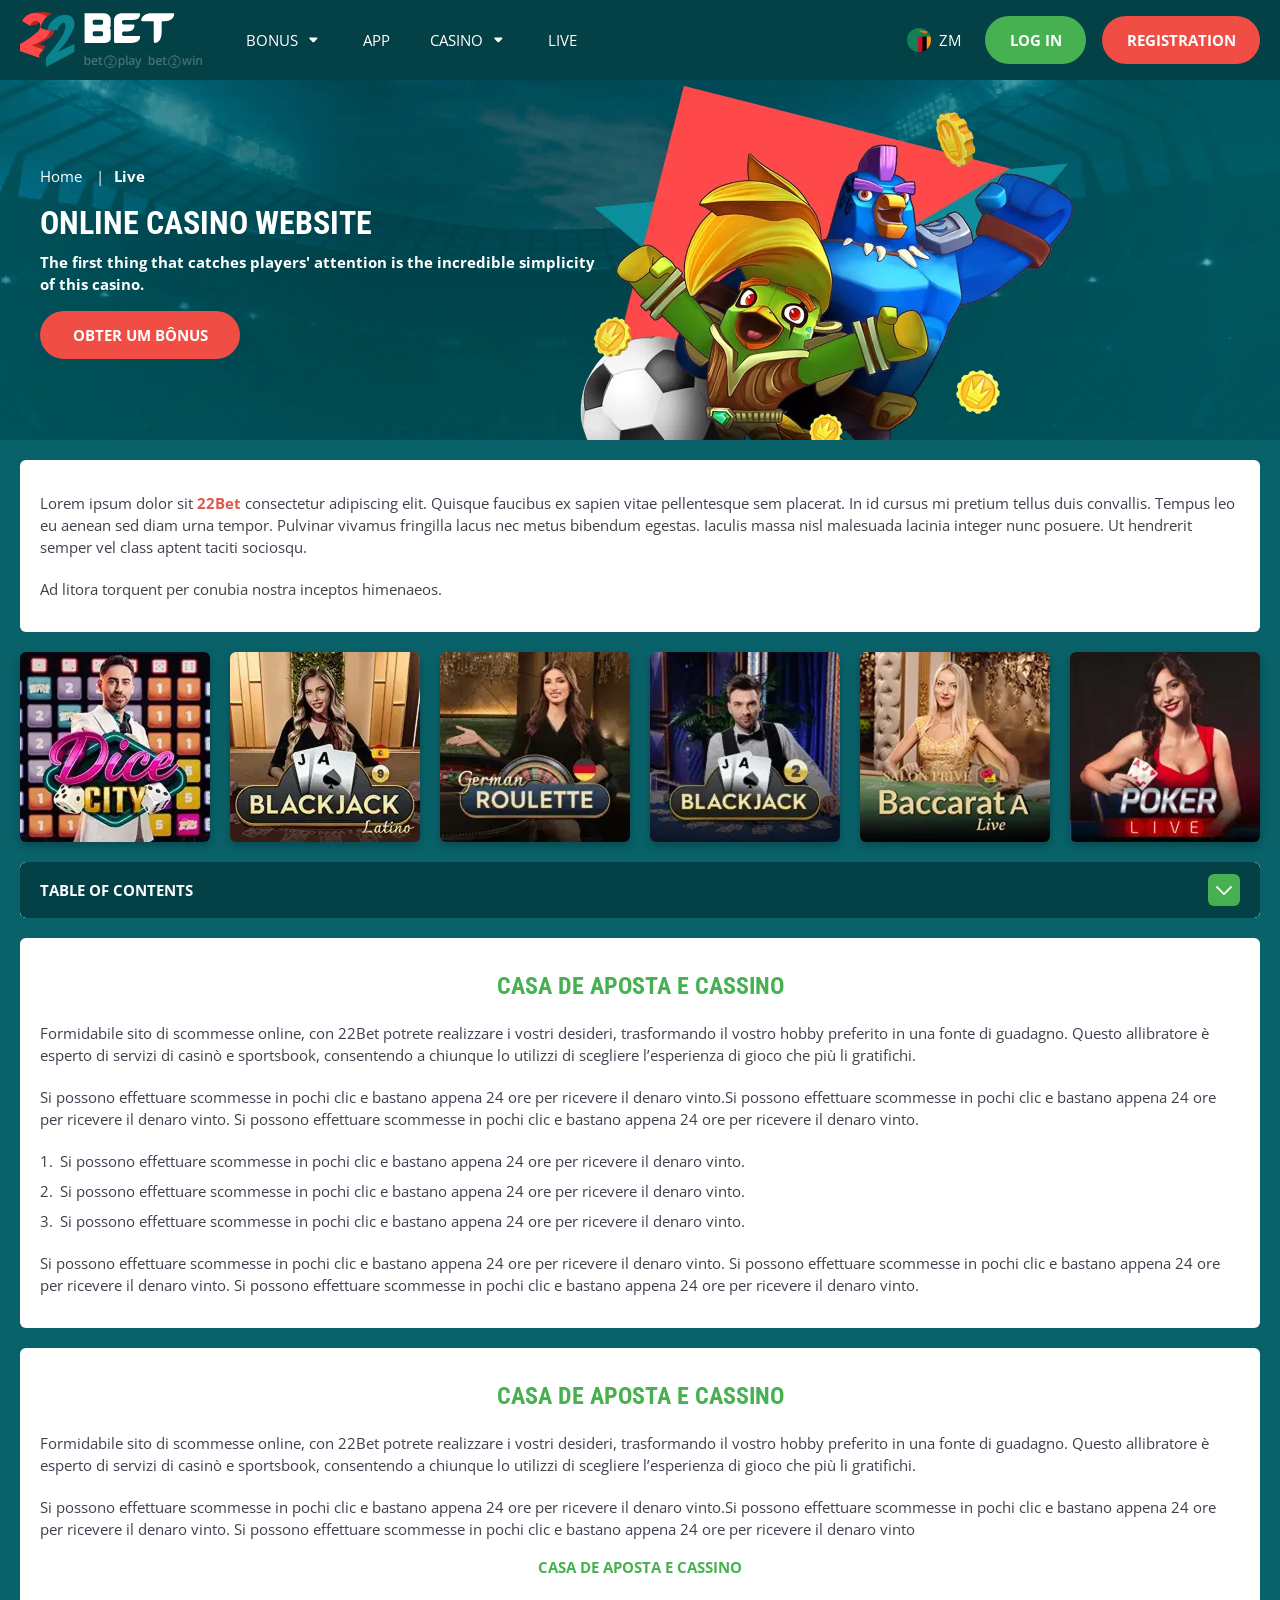
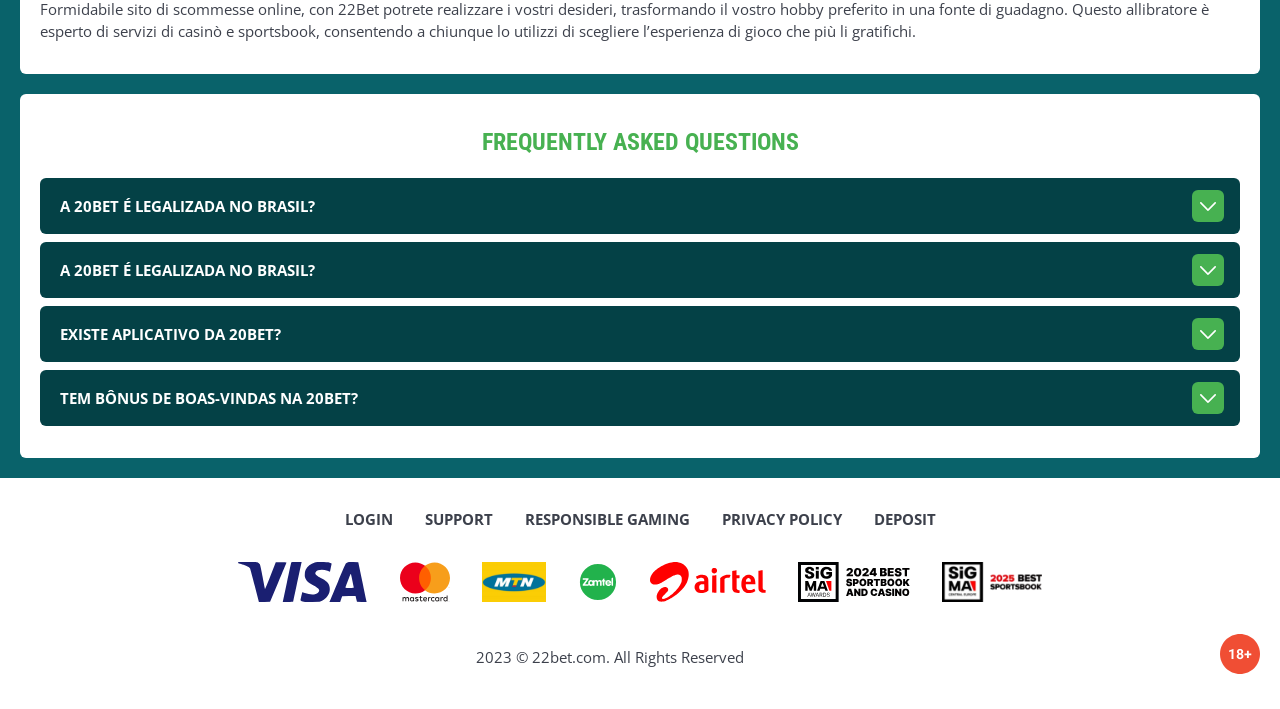
<file: live.html>
<!DOCTYPE html>
<html lang="zm">
  <head>
    <meta charset="UTF-8" />
   
    <meta name="viewport" content="width=device-width, initial-scale=1.0" />
    <title>22Bet </title>
    <meta name="description" content />
    <meta property="og:site_name" content />
    <meta property="og:title" content />
    <meta property="og:type" content="website" />
    <meta property="og:url" content />
    <meta property="og:image" content />
    <meta property="og:image:alt" content />
    <meta property="og:locale" content="zm" />
    <meta property="og:description" content />
    <link rel="preconnect" href="https://fonts.googleapis.com" />
    <link rel="preconnect" href="https://fonts.gstatic.com" crossorigin="anonymous" />
   <link href="https://fonts.googleapis.com/css2?family=Open+Sans:ital,wght@0,300..800;1,300..800&display=swap" rel="stylesheet">
<link href="https://fonts.googleapis.com/css?family=Roboto+Condensed&display=swap" rel="stylesheet">

   <link rel="stylesheet" href="./css/reset.css" />
    <link rel="stylesheet" href="./css/main.css" />
    <link rel="stylesheet" href="./css/media.css"/>
    <link rel="icon" href="./images/Group.png" type="image/x-icon"/>
    <script
    src="https://code.jquery.com/jquery-3.6.1.min.js"
    integrity="sha256-o88AwQnZB+VDvE9tvIXrMQaPlFFSUTR+nldQm1LuPXQ="
    crossorigin="anonymous"
  ></script>
  </head>
  <body>
    <header class="header">
      <section class="content header__content">
        <a href="./index.html" class="logo header__logo"
          ><img src="./images/logo.svg" alt="logo" title
        /></a>
        <button class="header__btn-menu" >
          <svg width="16px" height="16px" viewBox="0 0 16 16" xmlns="http://www.w3.org/2000/svg">
              <rect y="0" width="16" height="3" rx="1.5"></rect>
              <rect y="6.5" width="16" height="3" rx="1.5"></rect>
              <rect y="13" width="16" height="3" rx="1.5"></rect>
            </svg>
        </button>

          <nav class="menu header__menu">
            <ul class="header__menu-list">
                
              <li class="">
              <div class="header__menu-wrapper">
                <div class="js-button-expander js-button-expander--menu" >
                <a href="./bonus.html" >
                <span>Bonus</span>
              </a>
              </div>
              <div class="header__menu-wrap js-expand-content js-expand-content--menu">
                <ul >
                  <li>
                    <a href="./freeSpins.html">
                    <span>Free Spins</span>
                  </a></li>
                  <li><a href="./promoCode.html">
                    <span>Promo Code</span>
                  </a>
                </li>
                  <li><a href="./welcomeBonus.html">
                    <span>Welcome Bonus</span>
                  </a>
                </li>
                <li><a href="./vip.html">
                    <span>VIP</span>
                  </a>
                </li>
                </ul>
              </div>
              </div>
               <a href="./bonus.html" class="header__menu-item">
                <span>Bonus</span>
              </a>
            </li>
              <li>
                <a href="./app.html">
                 App
                </a>
              </li>
              
              <li class="">
              <div class="header__menu-wrapper">
                <div class="js-button-expander js-button-expander--menu" >
                <a href="./casino.html" >
                <span> Casino</span>
              </a>
              </div>
              <div class="header__menu-wrap js-expand-content js-expand-content--menu">
                <ul >
                  <li>
                    <a href="./slots.html">
                    <span>Slots</span>
                  </a></li>
                 
                </ul>
              </div>
              </div>
               <a href="./casino.html" class="header__menu-item">
                <span>Casino</span>
              </a>
            </li>
               <li>
                <a href="./live.html">
               Live
                </a>
              </li>
              <li>
                    <a href="./freeSpins.html">
                    <span>Free Spins</span>
                  </a></li>
                  <li><a href="./promoCode.html">
                    <span>Promo Code</span>
                  </a>
                </li>
                  <li><a href="./welcomeBonus.html">
                    <span>Welcome Bonus</span>
                  </a>
                </li>
                <li><a href="./vip.html">
                    <span>VIP</span>
                  </a>
                </li>
             <li>
                    <a href="./slots.html">
                    <span>Slots</span>
                  </a></li>
             
             
            </ul>
            <div class="header__button header__button-menu " >
              <a href="#" class="button  button__login-menu">log in</a>
              <a href="#" class="button button__menu">registration</a>
            </div>
           
          </nav>
          <a href="" class="header__flag">
                <span><img src="./images/flag.png" alt="flag" title /></span>
                <span>zm</span>
              </a>
            <a href="#" class="button button__login">log in</a>
            <a href="#" class="button button__singup">registration</a>
            <!-- <div id="clock" class="header__time">00:00</div>
             -->
      </section>
    </header>
     <main class="main home main-page">
        <section class=" hero hero__page">
           
            <div class="background background-page">
              <img src="./images/live/bg-live.webp" alt="hero" title />
              
            </div>
            <div class="hero__wrapper hero__wrapper-page">
              <div class="hero__data hero__data-bonus">
                <ul
                class="breadcrumbs "
                
              >
                <li
                  
                >
                  <a href="#" >
                    <span >Home</span></a
                  >
                 
                </li>
                <li
                  
                >
                  <a href="#" > <span >Live</span></a>
                 
                </li>
              </ul>
                <h1 class="title general hero__title">
                  Online Casino Website
                </h1>
                 <p class="hero__text">The first thing that catches players' attention is the incredible simplicity of this casino.</p>
               
                <a href="#" class="button  hero__button ">Obter um Bônus</a>
               
              </div>
             
            </div>
          </section>
      <section class="main__wrap main__wrap-page">
       
       <section class="content__wrapper content__wrapper-page">

         
        
       
          <section class="content article">
            <p>
             Lorem ipsum dolor sit <a href="#">22Bet</a> consectetur adipiscing elit. Quisque faucibus ex sapien vitae pellentesque sem placerat. In id cursus mi pretium tellus duis convallis. Tempus leo eu aenean sed diam urna tempor. Pulvinar vivamus fringilla lacus nec metus bibendum egestas. Iaculis massa nisl malesuada lacinia integer nunc posuere. Ut hendrerit semper vel class aptent taciti sociosqu.
            </p>
            <p>
             Ad litora torquent per conubia nostra inceptos himenaeos.
            </p>
          </section>
               <section class="content casino">
           
              <ul class="casino__list">
                <li class="casino__item">
                    <div class="casino__wrapper">
                      <img class="casino__img" src="./images/live/card-live1.webp" alt="" title>
                    <div class="casino__hover casino__hover-live">
                        
                        <div class="casino-box">
                            
                        <a href="#" class="button  casino__buttons">Play now</a>
                        </div>
                    </div>
                    </div>
                    
                </li>
                <li class="casino__item">
                  <div class="casino__wrapper">
                    <img class="casino__img" src="./images/live/card-live2.webp" alt="" title>
                <div class="casino__hover casino__hover-live">
                      
                        <div class="casino-box">
                            
                        <a href="#" class="button  casino__buttons">Play now</a>
                        </div>
                    </div>
                  </div>
                 
              </li>
              <li class="casino__item">
                <div class="casino__wrapper">
                  <img class="casino__img" src="./images/live/card-live3.webp" alt="" title>
               <div class="casino__hover casino__hover-live">
                        
                        <div class="casino-box">
                            
                        <a href="#" class="button  casino__buttons">Play now</a>
                        </div>
                    </div>
               
            </li>
             <li class="casino__item">
                <div class="casino__wrapper">
                  <img class="casino__img" src="./images/live/card-live4.webp" alt="" title>
               <div class="casino__hover casino__hover-live">
                        
                        <div class="casino-box">
                            
                        <a href="#" class="button  casino__buttons">Play now</a>
                        </div>
                    </div>
               
            </li>
             <li class="casino__item">
                <div class="casino__wrapper">
                  <img class="casino__img" src="./images/live/card-live5.webp" alt="" title>
               <div class="casino__hover casino__hover-live">
                        
                        <div class="casino-box">
                            
                        <a href="#" class="button  casino__buttons">Play now</a>
                        </div>
                    </div>
               
            </li>
             <li class="casino__item">
                <div class="casino__wrapper">
                  <img class="casino__img" src="./images/live/card-live6.webp" alt="" title>
               <div class="casino__hover casino__hover-live">
                        
                        <div class="casino-box">
                            
                        <a href="#" class="button  casino__buttons">Play now</a>
                        </div>
                    </div>
               
            </li>
           
    
      

              </ul>
         </section>
             
        
        
              <section class="content menu-review__content">
              

            
                <div class="menu__review-desk menu__review-content">Table of Contents</div>
                <ul class="menu__review menu__review-list">
                  <li><a href="#">Casa de Aposta e Cassino</a></li>
                    <li><a href="#">Casa de Aposta e Cassino</a></li>
                      <li><a href="#">Casa de Aposta e Cassino</a></li>
                        <li><a href="#">Casa de Aposta e Cassino</a></li>
                          <li><a href="#">Frequently Asked Questions</a></li>
                 
                </ul>
             
          
          </section>
          
        
          <section class="content article">
            <h2 class="title high article__title">Casa de Aposta e Cassino</h2>
             
            <p>
             Formidabile sito di scommesse online, con 22Bet potrete realizzare i vostri desideri, trasformando il vostro hobby preferito in una fonte di guadagno. Questo allibratore è esperto di servizi di casinò e sportsbook, consentendo a chiunque lo utilizzi di scegliere l’esperienza di gioco che più li gratifichi.
            </p>
            <p>
             Si possono effettuare scommesse in pochi clic e bastano appena 24 ore per ricevere il denaro vinto.Si possono effettuare scommesse in pochi clic e bastano appena 24 ore per ricevere il denaro vinto. Si possono effettuare scommesse in pochi clic e bastano appena 24 ore per ricevere il denaro vinto.
            </p>
           <ol>
              <li>Si possono effettuare scommesse in pochi clic e bastano appena 24 ore per ricevere il denaro vinto.</li>
              <li>Si possono effettuare scommesse in pochi clic e bastano appena 24 ore per ricevere il denaro vinto.</li>
              <li>Si possono effettuare scommesse in pochi clic e bastano appena 24 ore per ricevere il denaro vinto.</li>
            </ol>
            <p>Si possono effettuare scommesse in pochi clic e bastano appena 24 ore per ricevere il denaro vinto. Si possono effettuare scommesse in pochi clic e bastano appena 24 ore per ricevere il denaro vinto. Si possono effettuare scommesse in pochi clic e bastano appena 24 ore per ricevere il denaro vinto.</p>
          </section>
         
         
           <section class="content article">
            <h2 class="title high article__title">Casa de Aposta e Cassino</h2>
            <p>Formidabile sito di scommesse online, con 22Bet potrete realizzare i vostri desideri, trasformando il vostro hobby preferito in una fonte di guadagno. Questo allibratore è esperto di servizi di casinò e sportsbook, consentendo a chiunque lo utilizzi di scegliere l’esperienza di gioco che più li gratifichi.</p>
            <p>Si possono effettuare scommesse in pochi clic e bastano appena 24 ore per ricevere il denaro vinto.Si possono effettuare scommesse in pochi clic e bastano appena 24 ore per ricevere il denaro vinto. Si possono effettuare scommesse in pochi clic e bastano appena 24 ore per ricevere il denaro vinto</p>
            <h3>Casa de Aposta e Cassino</h3>
            <p>Formidabile sito di scommesse online, con 22Bet potrete realizzare i vostri desideri, trasformando il vostro hobby preferito in una fonte di guadagno. Questo allibratore è esperto di servizi di casinò e sportsbook, consentendo a chiunque lo utilizzi di scegliere l’esperienza di gioco che più li gratifichi.</p>
           </section>

          <section class="content faq">
            <h2 class="title high faq__title">Frequently Asked Questions</h2>
            <ul class="faq__list " >
              <li class="faq__item"  >
                <h3 class="title medium faq__subtitle js-button-expander js-button-expander--faq"  >A 20Bet é legalizada no Brasil?
                 </h3>
                <div  class="faq__answer js-expand-content js-expand-content--faq" >
                  <p  >
                    Sim, a casa de apostas tem licença emitida por Curaçao, que é reconhecida no Brasil e a permite atuar por aqui.
                  </p>
                </div>
              </li>
              <li class="faq__item"  >
                <h3 class="title medium faq__subtitle js-button-expander js-button-expander--faq"  >A 20Bet é legalizada no Brasil?</h3>
                <div class="faq__answer js-expand-content js-expand-content--faq" >
                  <p  >
                    Sim, a casa de apostas tem licença emitida por Curaçao, que é reconhecida no Brasil e a permite atuar por aqui.
                  </p>
                </div>
              </li> 
              <li class="faq__item"  >
                <h3 class="title medium faq__subtitle js-button-expander js-button-expander--faq"  >Existe aplicativo da 20Bet?</h3>
                <div class="faq__answer js-expand-content js-expand-content--faq" >
                  <p  >
                   Sim, disponível para sistemas operacionais iOS e Android.
                  </p>
                </div>
              </li> 
              <li class="faq__item"  >
                <h3 class="title medium faq__subtitle js-button-expander js-button-expander--faq"  >Tem bônus de boas-vindas na 20Bet?</h3>
                <div class="faq__answer js-expand-content js-expand-content--faq" >
                  <p  >
                   O pacote especial para novos usuários da 20Bet paga 100% sobre o primeiro depósito, com limite de 600 BRL.
                  </p>
                </div>
              </li> 
             
            </ul>
          </section>
          
        </section> 
      
        <div class=""  onclick="scrollToTop()">
          <button class="main__arrow" id="scrollToTopBtn"></button>
        </div> 
        
      </section>
    </main> 
       <footer class=" footer ">
      <section class="content footer__content">
        <ul class="footer__menu">
         <li><a href="./login.html">Login</a></li>
         <li><a href="./support.html">Support</a></li>
         <li><a href="./responsible.html">Responsible Gaming</a></li>
         <li><a href="./policy.html">Privacy Policy</a></li>
         <li><a href="./deposit.html">Deposit</a></li>
        </ul>
       
         <ul class="footer__cards-list">
           
            <li>
              <a href="#"
                ><img src="./images/footer-img1.svg" alt="cardpay" title
              /></a>
            </li>
             <li>
              <a href="#"
                ><img src="./images/footer-img2.svg" alt="cardpay" title
              /></a>
            </li>
             <li>
              <a href="#"
                ><img src="./images/footer-img3.svg" alt="cardpay" title
              /></a>
            </li>
             <li>
              <a href="#"
                ><img src="./images/footer-img4.svg" alt="cardpay" title
              /></a>
            </li>
             <li>
              <a href="#"
                ><img src="./images/footer-img5.svg" alt="cardpay" title
              /></a>
            </li>
             <li>
              <a href="#"
                ><img src="./images/footer-img6.svg" alt="cardpay" title
              /></a>
            </li>
             <li>
              <a href="#"
                ><img src="./images/footer-img7.svg" alt="cardpay" title
              /></a>
            </li>
           
            
          </ul>
        <div class="footer__wrapp">
          <div class="footer__text">
           
            <p>2023 &copy; 22bet.com. All Rights Reserved
</p>
           
          </div>
          <div class="footer__age">
            <img src="./images/age.svg" alt="age" title />
          </div>
        </div>
      
      </section>
    </footer>
    <script src="./js/arrowUp.js" defer></script>
    <script src="./js/sidebar.js" defer></script>
    <script src="./js/expander.js" defer></script>
    <script src="./js/mobile-menu.js" defer></script>
    <!-- <script src="./js/clock.js" defer></script> -->
  </body>
</html>
</file>
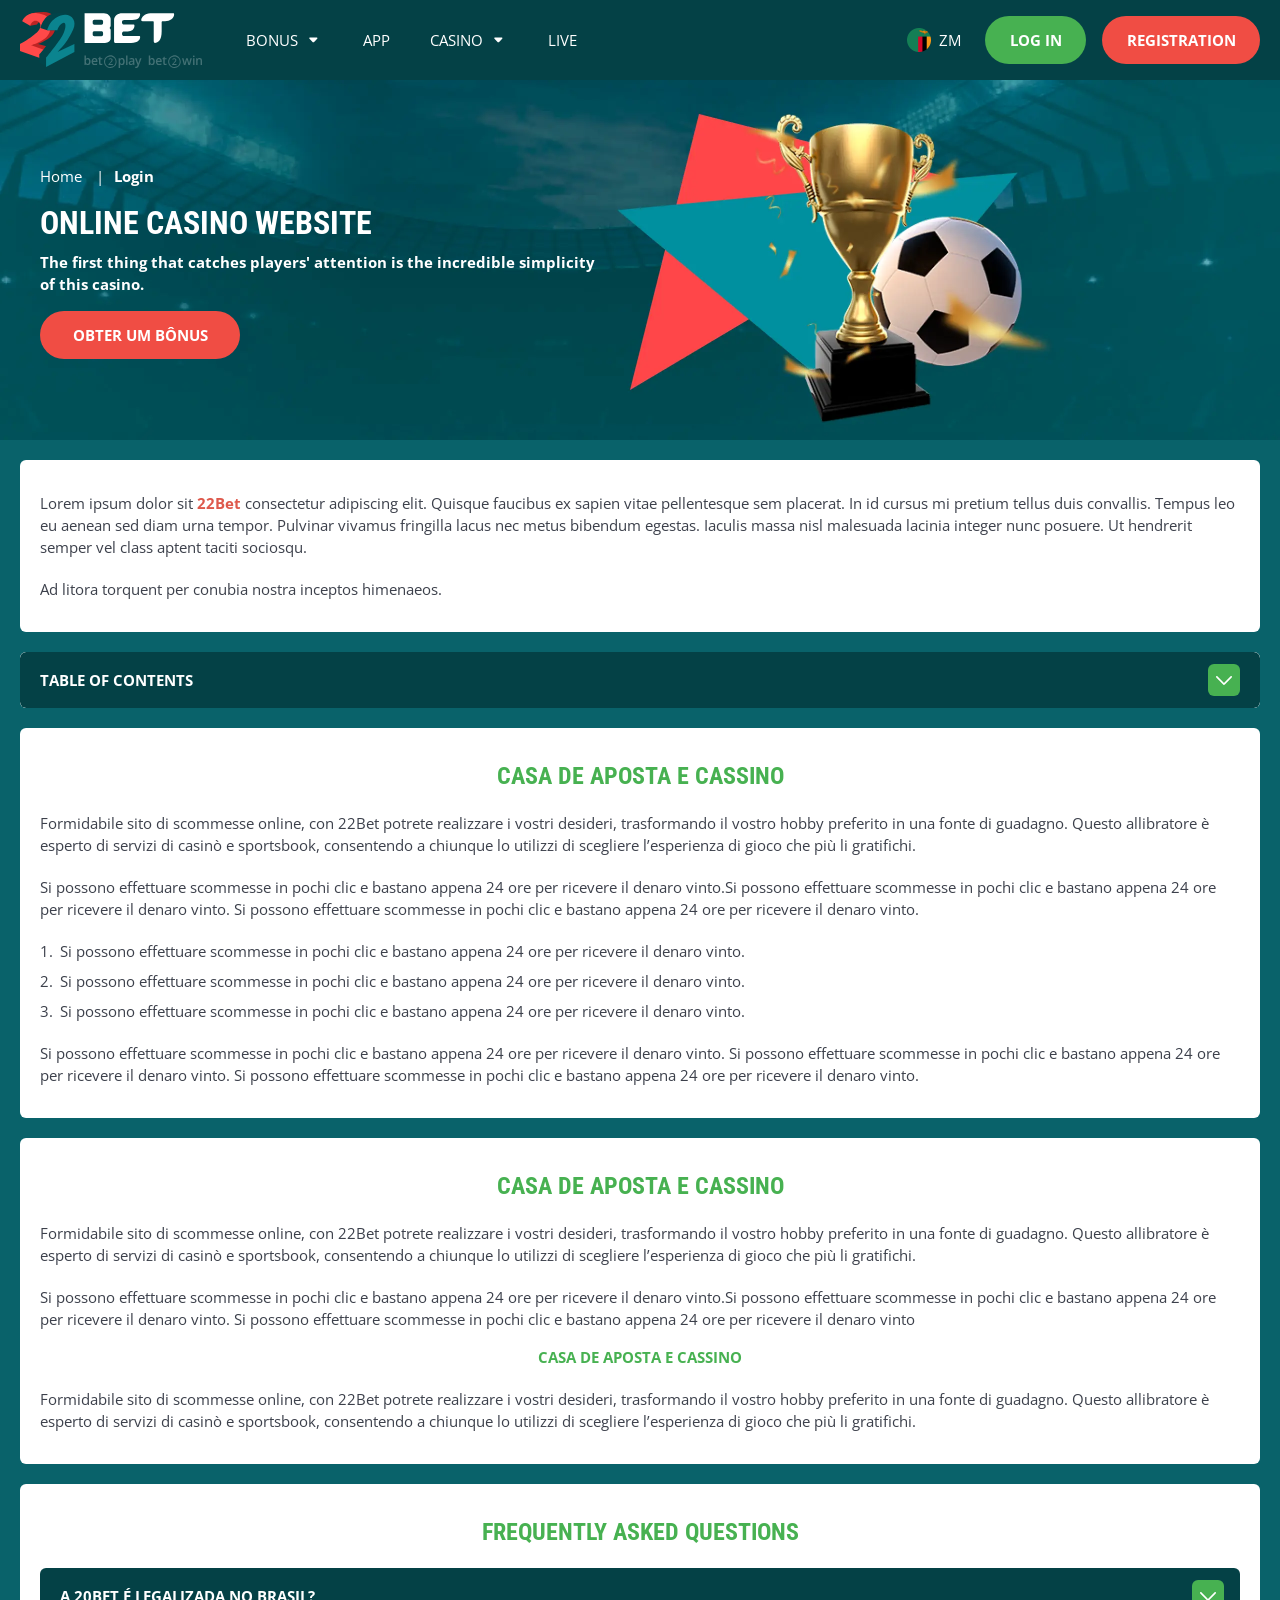
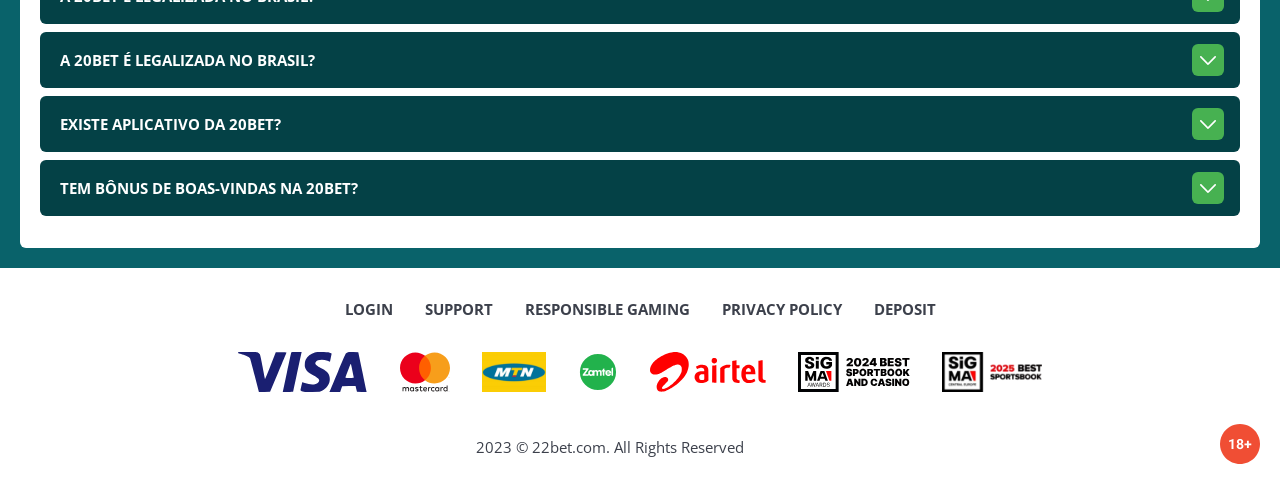
<file: login.html>
<!DOCTYPE html>
<html lang="zm">
  <head>
    <meta charset="UTF-8" />
   
    <meta name="viewport" content="width=device-width, initial-scale=1.0" />
    <title>22Bet </title>
    <meta name="description" content />
    <meta property="og:site_name" content />
    <meta property="og:title" content />
    <meta property="og:type" content="website" />
    <meta property="og:url" content />
    <meta property="og:image" content />
    <meta property="og:image:alt" content />
    <meta property="og:locale" content="zm" />
    <meta property="og:description" content />
    <link rel="preconnect" href="https://fonts.googleapis.com" />
    <link rel="preconnect" href="https://fonts.gstatic.com" crossorigin="anonymous" />
   <link href="https://fonts.googleapis.com/css2?family=Open+Sans:ital,wght@0,300..800;1,300..800&display=swap" rel="stylesheet">
<link href="https://fonts.googleapis.com/css?family=Roboto+Condensed&display=swap" rel="stylesheet">

   <link rel="stylesheet" href="./css/reset.css" />
    <link rel="stylesheet" href="./css/main.css" />
    <link rel="stylesheet" href="./css/media.css"/>
    <link rel="icon" href="./images/Group.png" type="image/x-icon"/>
    <script
    src="https://code.jquery.com/jquery-3.6.1.min.js"
    integrity="sha256-o88AwQnZB+VDvE9tvIXrMQaPlFFSUTR+nldQm1LuPXQ="
    crossorigin="anonymous"
  ></script>
  </head>
  <body>
    <header class="header">
      <section class="content header__content">
        <a href="./index.html" class="logo header__logo"
          ><img src="./images/logo.svg" alt="logo" title
        /></a>
        <button class="header__btn-menu" >
          <svg width="16px" height="16px" viewBox="0 0 16 16" xmlns="http://www.w3.org/2000/svg">
              <rect y="0" width="16" height="3" rx="1.5"></rect>
              <rect y="6.5" width="16" height="3" rx="1.5"></rect>
              <rect y="13" width="16" height="3" rx="1.5"></rect>
            </svg>
        </button>

          <nav class="menu header__menu">
            <ul class="header__menu-list">
                
              <li class="">
              <div class="header__menu-wrapper">
                <div class="js-button-expander js-button-expander--menu" >
                <a href="./bonus.html" >
                <span>Bonus</span>
              </a>
              </div>
              <div class="header__menu-wrap js-expand-content js-expand-content--menu">
                <ul >
                  <li>
                    <a href="./freeSpins.html">
                    <span>Free Spins</span>
                  </a></li>
                  <li><a href="./promoCode.html">
                    <span>Promo Code</span>
                  </a>
                </li>
                  <li><a href="./welcomeBonus.html">
                    <span>Welcome Bonus</span>
                  </a>
                </li>
                <li><a href="./vip.html">
                    <span>VIP</span>
                  </a>
                </li>
                </ul>
              </div>
              </div>
               <a href="./bonus.html" class="header__menu-item">
                <span>Bonus</span>
              </a>
            </li>
              <li>
                <a href="./app.html">
                 App
                </a>
              </li>
              
              <li class="">
              <div class="header__menu-wrapper">
                <div class="js-button-expander js-button-expander--menu" >
                <a href="./casino.html" >
                <span> Casino</span>
              </a>
              </div>
              <div class="header__menu-wrap js-expand-content js-expand-content--menu">
                <ul >
                  <li>
                    <a href="./slots.html">
                    <span>Slots</span>
                  </a></li>
                 
                </ul>
              </div>
              </div>
               <a href="./casino.html" class="header__menu-item">
                <span>Casino</span>
              </a>
            </li>
               <li>
                <a href="./live.html">
               Live
                </a>
              </li>
              <li>
                    <a href="./freeSpins.html">
                    <span>Free Spins</span>
                  </a></li>
                  <li><a href="./promoCode.html">
                    <span>Promo Code</span>
                  </a>
                </li>
                  <li><a href="./welcomeBonus.html">
                    <span>Welcome Bonus</span>
                  </a>
                </li>
                <li><a href="./vip.html">
                    <span>VIP</span>
                  </a>
                </li>
             <li>
                    <a href="./slots.html">
                    <span>Slots</span>
                  </a></li>
             
             
            </ul>
            <div class="header__button header__button-menu " >
              <a href="#" class="button  button__login-menu">log in</a>
              <a href="#" class="button button__menu">registration</a>
            </div>
           
          </nav>
          <a href="" class="header__flag">
                <span><img src="./images/flag.png" alt="flag" title /></span>
                <span>zm</span>
              </a>
            <a href="#" class="button button__login">log in</a>
            <a href="#" class="button button__singup">registration</a>
            <!-- <div id="clock" class="header__time">00:00</div>
             -->
      </section>
    </header>
     <main class="main home main-page">
        <section class=" hero hero__page">
           
            <div class="background ">
              <img src="./images/layout-images/bg-login.webp" alt="hero" title />
              
            </div>
            <div class="hero__wrapper hero__wrapper-page">
              <div class="hero__data hero__data-bonus">
                <ul
                class="breadcrumbs "
                
              >
                <li
                  
                >
                  <a href="#" >
                    <span >Home</span></a
                  >
                 
                </li>
                <li
                  
                >
                  <a href="#" > <span >Login</span></a>
                 
                </li>
              </ul>
                <h1 class="title general hero__title">
                  Online Casino Website
                </h1>
                 <p class="hero__text">The first thing that catches players' attention is the incredible simplicity of this casino.</p>
               
                <a href="#" class="button  hero__button ">Obter um Bônus</a>
               
              </div>
             
            </div>
          </section>
      <section class="main__wrap main__wrap-page">
       
       <section class="content__wrapper content__wrapper-page">

         
        
       
          <section class="content article">
            <p>
             Lorem ipsum dolor sit <a href="#">22Bet</a> consectetur adipiscing elit. Quisque faucibus ex sapien vitae pellentesque sem placerat. In id cursus mi pretium tellus duis convallis. Tempus leo eu aenean sed diam urna tempor. Pulvinar vivamus fringilla lacus nec metus bibendum egestas. Iaculis massa nisl malesuada lacinia integer nunc posuere. Ut hendrerit semper vel class aptent taciti sociosqu.
            </p>
            <p>
             Ad litora torquent per conubia nostra inceptos himenaeos.
            </p>
          </section>
        
        
              <section class="content menu-review__content">
              

            
                <div class="menu__review-desk menu__review-content">Table of Contents</div>
                <ul class="menu__review menu__review-list">
                  <li><a href="#">Casa de Aposta e Cassino</a></li>
                    <li><a href="#">Casa de Aposta e Cassino</a></li>
                      <li><a href="#">Casa de Aposta e Cassino</a></li>
                        <li><a href="#">Casa de Aposta e Cassino</a></li>
                          <li><a href="#">Frequently Asked Questions</a></li>
                 
                </ul>
             
          
          </section>
          
        
          <section class="content article">
            <h2 class="title high article__title">Casa de Aposta e Cassino</h2>
             
            <p>
             Formidabile sito di scommesse online, con 22Bet potrete realizzare i vostri desideri, trasformando il vostro hobby preferito in una fonte di guadagno. Questo allibratore è esperto di servizi di casinò e sportsbook, consentendo a chiunque lo utilizzi di scegliere l’esperienza di gioco che più li gratifichi.
            </p>
            <p>
             Si possono effettuare scommesse in pochi clic e bastano appena 24 ore per ricevere il denaro vinto.Si possono effettuare scommesse in pochi clic e bastano appena 24 ore per ricevere il denaro vinto. Si possono effettuare scommesse in pochi clic e bastano appena 24 ore per ricevere il denaro vinto.
            </p>
           <ol>
              <li>Si possono effettuare scommesse in pochi clic e bastano appena 24 ore per ricevere il denaro vinto.</li>
              <li>Si possono effettuare scommesse in pochi clic e bastano appena 24 ore per ricevere il denaro vinto.</li>
              <li>Si possono effettuare scommesse in pochi clic e bastano appena 24 ore per ricevere il denaro vinto.</li>
            </ol>
            <p>Si possono effettuare scommesse in pochi clic e bastano appena 24 ore per ricevere il denaro vinto. Si possono effettuare scommesse in pochi clic e bastano appena 24 ore per ricevere il denaro vinto. Si possono effettuare scommesse in pochi clic e bastano appena 24 ore per ricevere il denaro vinto.</p>
          </section>
         
         
           <section class="content article">
            <h2 class="title high article__title">Casa de Aposta e Cassino</h2>
            <p>Formidabile sito di scommesse online, con 22Bet potrete realizzare i vostri desideri, trasformando il vostro hobby preferito in una fonte di guadagno. Questo allibratore è esperto di servizi di casinò e sportsbook, consentendo a chiunque lo utilizzi di scegliere l’esperienza di gioco che più li gratifichi.</p>
            <p>Si possono effettuare scommesse in pochi clic e bastano appena 24 ore per ricevere il denaro vinto.Si possono effettuare scommesse in pochi clic e bastano appena 24 ore per ricevere il denaro vinto. Si possono effettuare scommesse in pochi clic e bastano appena 24 ore per ricevere il denaro vinto</p>
            <h3>Casa de Aposta e Cassino</h3>
            <p>Formidabile sito di scommesse online, con 22Bet potrete realizzare i vostri desideri, trasformando il vostro hobby preferito in una fonte di guadagno. Questo allibratore è esperto di servizi di casinò e sportsbook, consentendo a chiunque lo utilizzi di scegliere l’esperienza di gioco che più li gratifichi.</p>
           </section>

          <section class="content faq">
            <h2 class="title high faq__title">Frequently Asked Questions</h2>
            <ul class="faq__list " >
              <li class="faq__item"  >
                <h3 class="title medium faq__subtitle js-button-expander js-button-expander--faq"  >A 20Bet é legalizada no Brasil?
                 </h3>
                <div  class="faq__answer js-expand-content js-expand-content--faq" >
                  <p  >
                    Sim, a casa de apostas tem licença emitida por Curaçao, que é reconhecida no Brasil e a permite atuar por aqui.
                  </p>
                </div>
              </li>
              <li class="faq__item"  >
                <h3 class="title medium faq__subtitle js-button-expander js-button-expander--faq"  >A 20Bet é legalizada no Brasil?</h3>
                <div class="faq__answer js-expand-content js-expand-content--faq" >
                  <p  >
                    Sim, a casa de apostas tem licença emitida por Curaçao, que é reconhecida no Brasil e a permite atuar por aqui.
                  </p>
                </div>
              </li> 
              <li class="faq__item"  >
                <h3 class="title medium faq__subtitle js-button-expander js-button-expander--faq"  >Existe aplicativo da 20Bet?</h3>
                <div class="faq__answer js-expand-content js-expand-content--faq" >
                  <p  >
                   Sim, disponível para sistemas operacionais iOS e Android.
                  </p>
                </div>
              </li> 
              <li class="faq__item"  >
                <h3 class="title medium faq__subtitle js-button-expander js-button-expander--faq"  >Tem bônus de boas-vindas na 20Bet?</h3>
                <div class="faq__answer js-expand-content js-expand-content--faq" >
                  <p  >
                   O pacote especial para novos usuários da 20Bet paga 100% sobre o primeiro depósito, com limite de 600 BRL.
                  </p>
                </div>
              </li> 
             
            </ul>
          </section>
          
        </section> 
      
        <div class=""  onclick="scrollToTop()">
          <button class="main__arrow" id="scrollToTopBtn"></button>
        </div> 
        
      </section>
    </main> 
      <footer class=" footer ">
      <section class="content footer__content">
        <ul class="footer__menu">
         <li><a href="./login.html">Login</a></li>
         <li><a href="./support.html">Support</a></li>
         <li><a href="./responsible.html">Responsible Gaming</a></li>
         <li><a href="./policy.html">Privacy Policy</a></li>
         <li><a href="./deposit.html">Deposit</a></li>
        </ul>
       
        <ul class="footer__cards-list">
           
            <li>
              <a href="#"
                ><img src="./images/footer-img1.svg" alt="cardpay" title
              /></a>
            </li>
             <li>
              <a href="#"
                ><img src="./images/footer-img2.svg" alt="cardpay" title
              /></a>
            </li>
             <li>
              <a href="#"
                ><img src="./images/footer-img3.svg" alt="cardpay" title
              /></a>
            </li>
             <li>
              <a href="#"
                ><img src="./images/footer-img4.svg" alt="cardpay" title
              /></a>
            </li>
             <li>
              <a href="#"
                ><img src="./images/footer-img5.svg" alt="cardpay" title
              /></a>
            </li>
             <li>
              <a href="#"
                ><img src="./images/footer-img6.svg" alt="cardpay" title
              /></a>
            </li>
             <li>
              <a href="#"
                ><img src="./images/footer-img7.svg" alt="cardpay" title
              /></a>
            </li>
           
            
          </ul>
       
        <div class="footer__wrapp">
          <div class="footer__text">
           
            <p>2023 &copy; 22bet.com. All Rights Reserved
</p>
           
          </div>
          <div class="footer__age">
            <img src="./images/age.svg" alt="age" title />
          </div>
        </div>
      
      </section>
    </footer>
    <script src="./js/arrowUp.js" defer></script>
    <script src="./js/sidebar.js" defer></script>
    <script src="./js/expander.js" defer></script>
    <script src="./js/mobile-menu.js" defer></script>
    <!-- <script src="./js/clock.js" defer></script> -->
  </body>
</html>
</file>
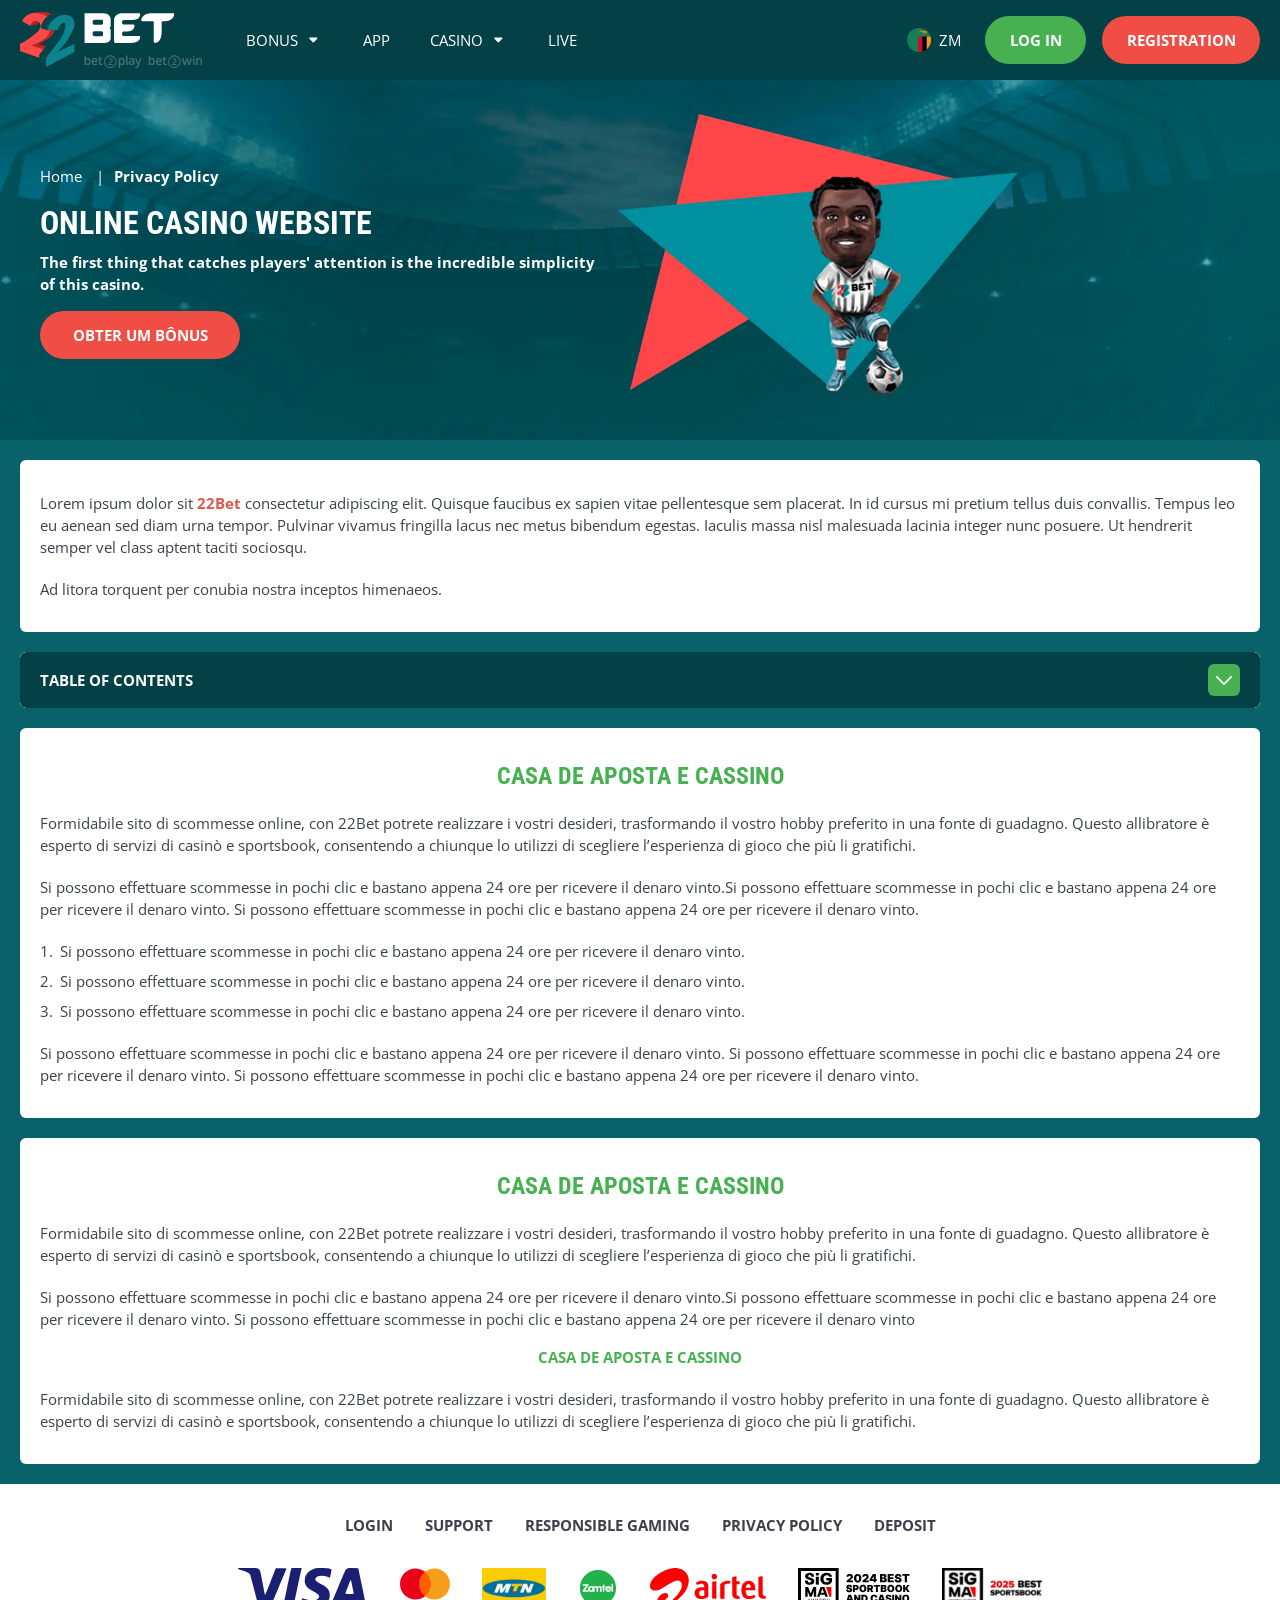
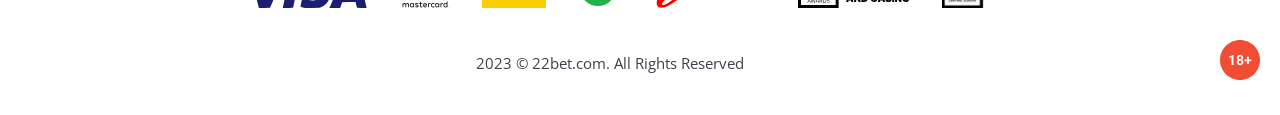
<file: policy.html>
<!DOCTYPE html>
<html lang="zm">
  <head>
    <meta charset="UTF-8" />
   
    <meta name="viewport" content="width=device-width, initial-scale=1.0" />
    <title>22Bet </title>
    <meta name="description" content />
    <meta property="og:site_name" content />
    <meta property="og:title" content />
    <meta property="og:type" content="website" />
    <meta property="og:url" content />
    <meta property="og:image" content />
    <meta property="og:image:alt" content />
    <meta property="og:locale" content="zm" />
    <meta property="og:description" content />
    <link rel="preconnect" href="https://fonts.googleapis.com" />
    <link rel="preconnect" href="https://fonts.gstatic.com" crossorigin="anonymous" />
   <link href="https://fonts.googleapis.com/css2?family=Open+Sans:ital,wght@0,300..800;1,300..800&display=swap" rel="stylesheet">
<link href="https://fonts.googleapis.com/css?family=Roboto+Condensed&display=swap" rel="stylesheet">

   <link rel="stylesheet" href="./css/reset.css" />
    <link rel="stylesheet" href="./css/main.css" />
    <link rel="stylesheet" href="./css/media.css"/>
    <link rel="icon" href="./images/Group.png" type="image/x-icon"/>
    <script
    src="https://code.jquery.com/jquery-3.6.1.min.js"
    integrity="sha256-o88AwQnZB+VDvE9tvIXrMQaPlFFSUTR+nldQm1LuPXQ="
    crossorigin="anonymous"
  ></script>
  </head>
  <body>
    <header class="header">
      <section class="content header__content">
        <a href="./index.html" class="logo header__logo"
          ><img src="./images/logo.svg" alt="logo" title
        /></a>
        <button class="header__btn-menu" >
          <svg width="16px" height="16px" viewBox="0 0 16 16" xmlns="http://www.w3.org/2000/svg">
              <rect y="0" width="16" height="3" rx="1.5"></rect>
              <rect y="6.5" width="16" height="3" rx="1.5"></rect>
              <rect y="13" width="16" height="3" rx="1.5"></rect>
            </svg>
        </button>

          <nav class="menu header__menu">
            <ul class="header__menu-list">
                
              <li class="">
              <div class="header__menu-wrapper">
                <div class="js-button-expander js-button-expander--menu" >
                <a href="./bonus.html" >
                <span>Bonus</span>
              </a>
              </div>
              <div class="header__menu-wrap js-expand-content js-expand-content--menu">
                <ul >
                  <li>
                    <a href="./freeSpins.html">
                    <span>Free Spins</span>
                  </a></li>
                  <li><a href="./promoCode.html">
                    <span>Promo Code</span>
                  </a>
                </li>
                  <li><a href="./welcomeBonus.html">
                    <span>Welcome Bonus</span>
                  </a>
                </li>
                <li><a href="./vip.html">
                    <span>VIP</span>
                  </a>
                </li>
                </ul>
              </div>
              </div>
               <a href="./bonus.html" class="header__menu-item">
                <span>Bonus</span>
              </a>
            </li>
              <li>
                <a href="./app.html">
                 App
                </a>
              </li>
              
              <li class="">
              <div class="header__menu-wrapper">
                <div class="js-button-expander js-button-expander--menu" >
                <a href="./casino.html" >
                <span> Casino</span>
              </a>
              </div>
              <div class="header__menu-wrap js-expand-content js-expand-content--menu">
                <ul >
                  <li>
                    <a href="./slots.html">
                    <span>Slots</span>
                  </a></li>
                 
                </ul>
              </div>
              </div>
               <a href="./casino.html" class="header__menu-item">
                <span>Casino</span>
              </a>
            </li>
               <li>
                <a href="./live.html">
               Live
                </a>
              </li>
              <li>
                    <a href="./freeSpins.html">
                    <span>Free Spins</span>
                  </a></li>
                  <li><a href="./promoCode.html">
                    <span>Promo Code</span>
                  </a>
                </li>
                  <li><a href="./welcomeBonus.html">
                    <span>Welcome Bonus</span>
                  </a>
                </li>
                <li><a href="./vip.html">
                    <span>VIP</span>
                  </a>
                </li>
             <li>
                    <a href="./slots.html">
                    <span>Slots</span>
                  </a></li>
             
             
            </ul>
            <div class="header__button header__button-menu " >
              <a href="#" class="button  button__login-menu">log in</a>
              <a href="#" class="button button__menu">registration</a>
            </div>
           
          </nav>
            <a href="" class="header__flag">
                <span><img src="./images/flag.png" alt="flag" title /></span>
                <span>zm</span>
              </a>
            <a href="#" class="button button__login">log in</a>
            <a href="#" class="button button__singup">registration</a>
            <!-- <div id="clock" class="header__time">00:00</div>
             -->
      </section>
    </header>
     <main class="main home main-page">
        <section class=" hero hero__page">
           
            <div class="background  background-page">
              <img src="./images/layout-images/bg-policy.webp" alt="hero" title />
              
            </div>
            <div class="hero__wrapper hero__wrapper-page">
              <div class="hero__data hero__data-bonus">
                <ul
                class="breadcrumbs "
                
              >
                <li
                  
                >
                  <a href="#" >
                    <span >Home</span></a
                  >
                 
                </li>
                <li
                  
                >
                  <a href="#" > <span >Privacy Policy</span></a>
                 
                </li>
              </ul>
                <h1 class="title general hero__title">
                  Online Casino Website
                </h1>
                 <p class="hero__text">The first thing that catches players' attention is the incredible simplicity of this casino.</p>
               
                <a href="#" class="button  hero__button ">Obter um Bônus</a>
               
              </div>
             
            </div>
          </section>
      <section class="main__wrap main__wrap-page">
       
       <section class="content__wrapper content__wrapper-page">

         
        
       
          <section class="content article">
            <p>
             Lorem ipsum dolor sit <a href="#">22Bet</a> consectetur adipiscing elit. Quisque faucibus ex sapien vitae pellentesque sem placerat. In id cursus mi pretium tellus duis convallis. Tempus leo eu aenean sed diam urna tempor. Pulvinar vivamus fringilla lacus nec metus bibendum egestas. Iaculis massa nisl malesuada lacinia integer nunc posuere. Ut hendrerit semper vel class aptent taciti sociosqu.
            </p>
            <p>
             Ad litora torquent per conubia nostra inceptos himenaeos.
            </p>
          </section>
        
        
              <section class="content menu-review__content">
              

            
                <div class="menu__review-desk menu__review-content">Table of Contents</div>
                <ul class="menu__review menu__review-list">
                  <li><a href="#">Casa de Aposta e Cassino</a></li>
                    <li><a href="#">Casa de Aposta e Cassino</a></li>
                      <li><a href="#">Casa de Aposta e Cassino</a></li>
                        <li><a href="#">Casa de Aposta e Cassino</a></li>
                          <li><a href="#">Frequently Asked Questions</a></li>
                 
                </ul>
             
          
          </section>
          
        
          <section class="content article">
            <h2 class="title high article__title">Casa de Aposta e Cassino</h2>
             
            <p>
             Formidabile sito di scommesse online, con 22Bet potrete realizzare i vostri desideri, trasformando il vostro hobby preferito in una fonte di guadagno. Questo allibratore è esperto di servizi di casinò e sportsbook, consentendo a chiunque lo utilizzi di scegliere l’esperienza di gioco che più li gratifichi.
            </p>
            <p>
             Si possono effettuare scommesse in pochi clic e bastano appena 24 ore per ricevere il denaro vinto.Si possono effettuare scommesse in pochi clic e bastano appena 24 ore per ricevere il denaro vinto. Si possono effettuare scommesse in pochi clic e bastano appena 24 ore per ricevere il denaro vinto.
            </p>
           <ol>
              <li>Si possono effettuare scommesse in pochi clic e bastano appena 24 ore per ricevere il denaro vinto.</li>
              <li>Si possono effettuare scommesse in pochi clic e bastano appena 24 ore per ricevere il denaro vinto.</li>
              <li>Si possono effettuare scommesse in pochi clic e bastano appena 24 ore per ricevere il denaro vinto.</li>
            </ol>
            <p>Si possono effettuare scommesse in pochi clic e bastano appena 24 ore per ricevere il denaro vinto. Si possono effettuare scommesse in pochi clic e bastano appena 24 ore per ricevere il denaro vinto. Si possono effettuare scommesse in pochi clic e bastano appena 24 ore per ricevere il denaro vinto.</p>
          </section>
         
         
           <section class="content article">
            <h2 class="title high article__title">Casa de Aposta e Cassino</h2>
            <p>Formidabile sito di scommesse online, con 22Bet potrete realizzare i vostri desideri, trasformando il vostro hobby preferito in una fonte di guadagno. Questo allibratore è esperto di servizi di casinò e sportsbook, consentendo a chiunque lo utilizzi di scegliere l’esperienza di gioco che più li gratifichi.</p>
            <p>Si possono effettuare scommesse in pochi clic e bastano appena 24 ore per ricevere il denaro vinto.Si possono effettuare scommesse in pochi clic e bastano appena 24 ore per ricevere il denaro vinto. Si possono effettuare scommesse in pochi clic e bastano appena 24 ore per ricevere il denaro vinto</p>
            <h3>Casa de Aposta e Cassino</h3>
            <p>Formidabile sito di scommesse online, con 22Bet potrete realizzare i vostri desideri, trasformando il vostro hobby preferito in una fonte di guadagno. Questo allibratore è esperto di servizi di casinò e sportsbook, consentendo a chiunque lo utilizzi di scegliere l’esperienza di gioco che più li gratifichi.</p>
           </section>

        </section> 
      
        <div class=""  onclick="scrollToTop()">
          <button class="main__arrow" id="scrollToTopBtn"></button>
        </div> 
        
      </section>
    </main> 
     <footer class=" footer ">
      <section class="content footer__content">
        <ul class="footer__menu">
         <li><a href="./login.html">Login</a></li>
         <li><a href="./support.html">Support</a></li>
         <li><a href="./responsible.html">Responsible Gaming</a></li>
         <li><a href="./policy.html">Privacy Policy</a></li>
         <li><a href="./deposit.html">Deposit</a></li>
        </ul>
       
            <ul class="footer__cards-list">
           
            <li>
              <a href="#"
                ><img src="./images/footer-img1.svg" alt="cardpay" title
              /></a>
            </li>
             <li>
              <a href="#"
                ><img src="./images/footer-img2.svg" alt="cardpay" title
              /></a>
            </li>
             <li>
              <a href="#"
                ><img src="./images/footer-img3.svg" alt="cardpay" title
              /></a>
            </li>
             <li>
              <a href="#"
                ><img src="./images/footer-img4.svg" alt="cardpay" title
              /></a>
            </li>
             <li>
              <a href="#"
                ><img src="./images/footer-img5.svg" alt="cardpay" title
              /></a>
            </li>
             <li>
              <a href="#"
                ><img src="./images/footer-img6.svg" alt="cardpay" title
              /></a>
            </li>
             <li>
              <a href="#"
                ><img src="./images/footer-img7.svg" alt="cardpay" title
              /></a>
            </li>
           
            
          </ul>
       
       
        <div class="footer__wrapp">
          <div class="footer__text">
           
            <p>2023 &copy; 22bet.com. All Rights Reserved
</p>
           
          </div>
          <div class="footer__age">
            <img src="./images/age.svg" alt="age" title />
          </div>
        </div>
      
      </section>
    </footer>
    <script src="./js/arrowUp.js" defer></script>
    <script src="./js/sidebar.js" defer></script>
    <script src="./js/expander.js" defer></script>
    <script src="./js/mobile-menu.js" defer></script>
    <!-- <script src="./js/clock.js" defer></script> -->
  </body>
</html>
</file>
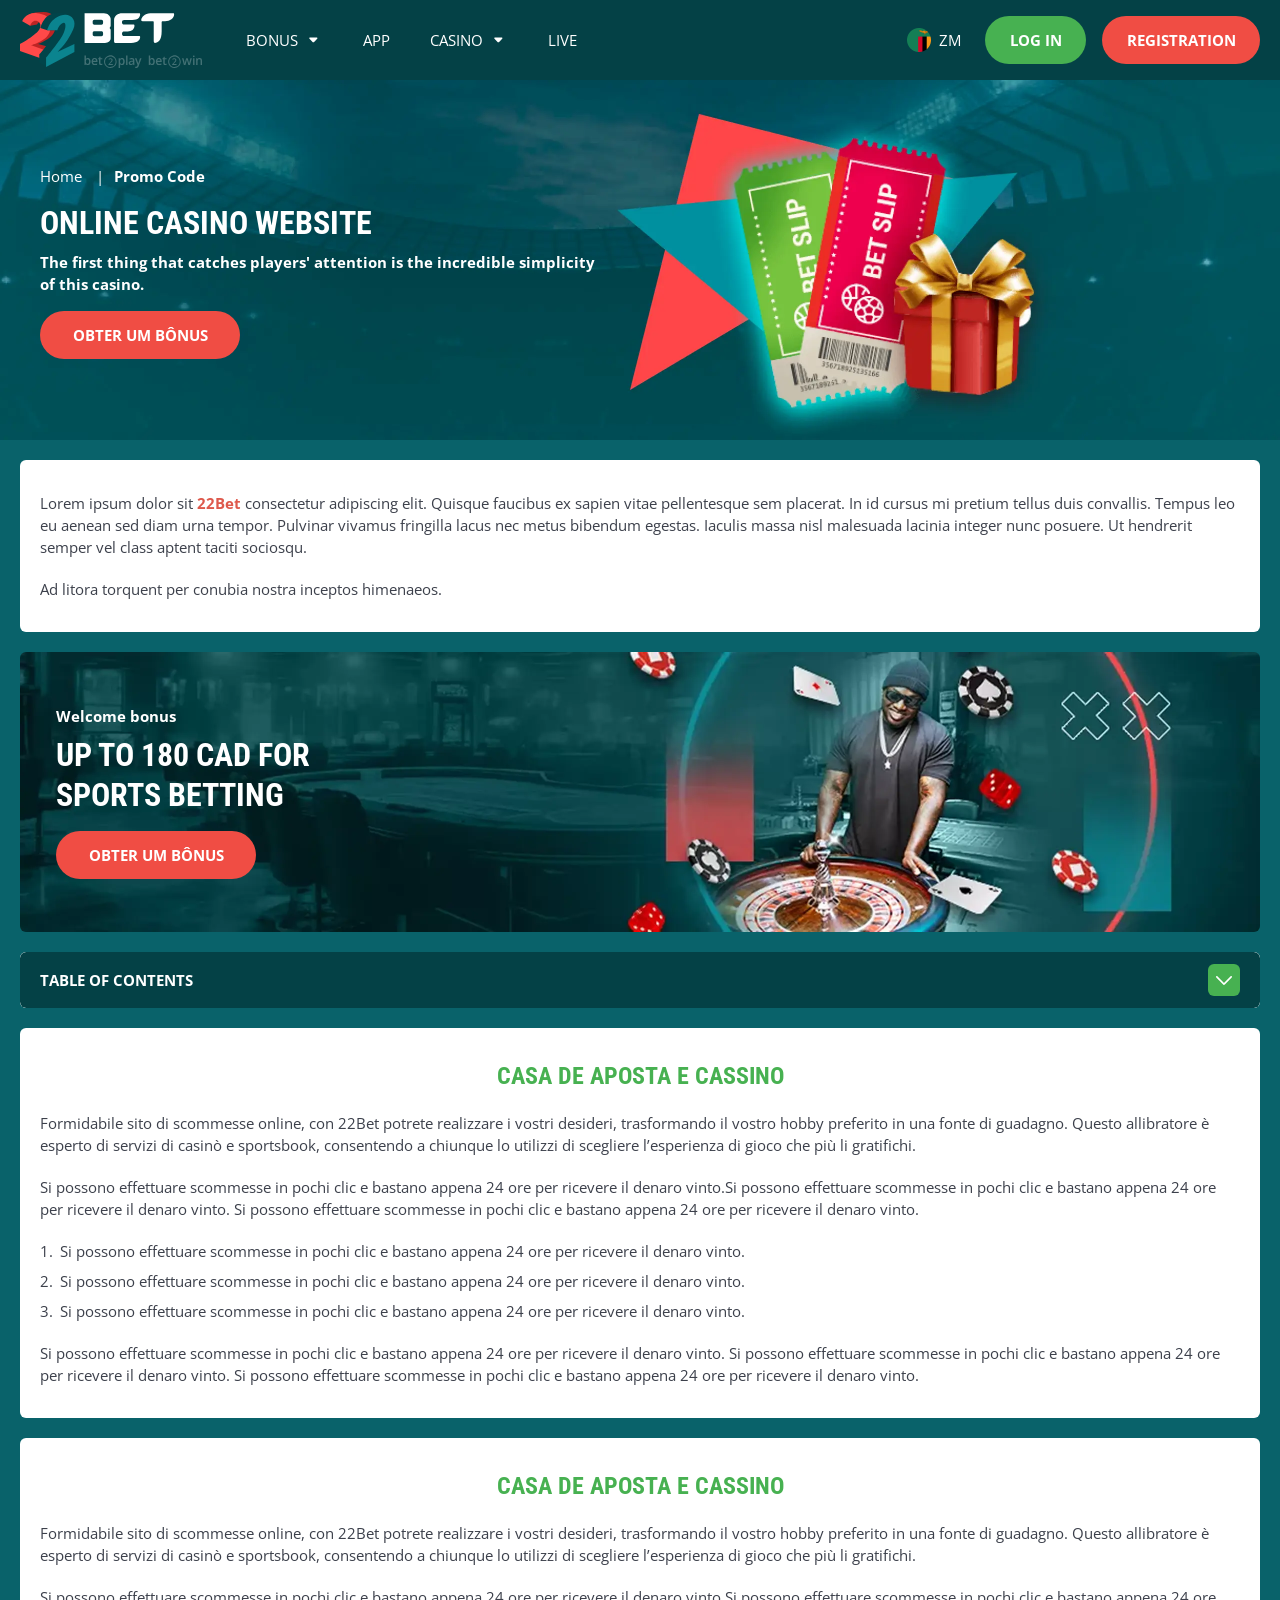
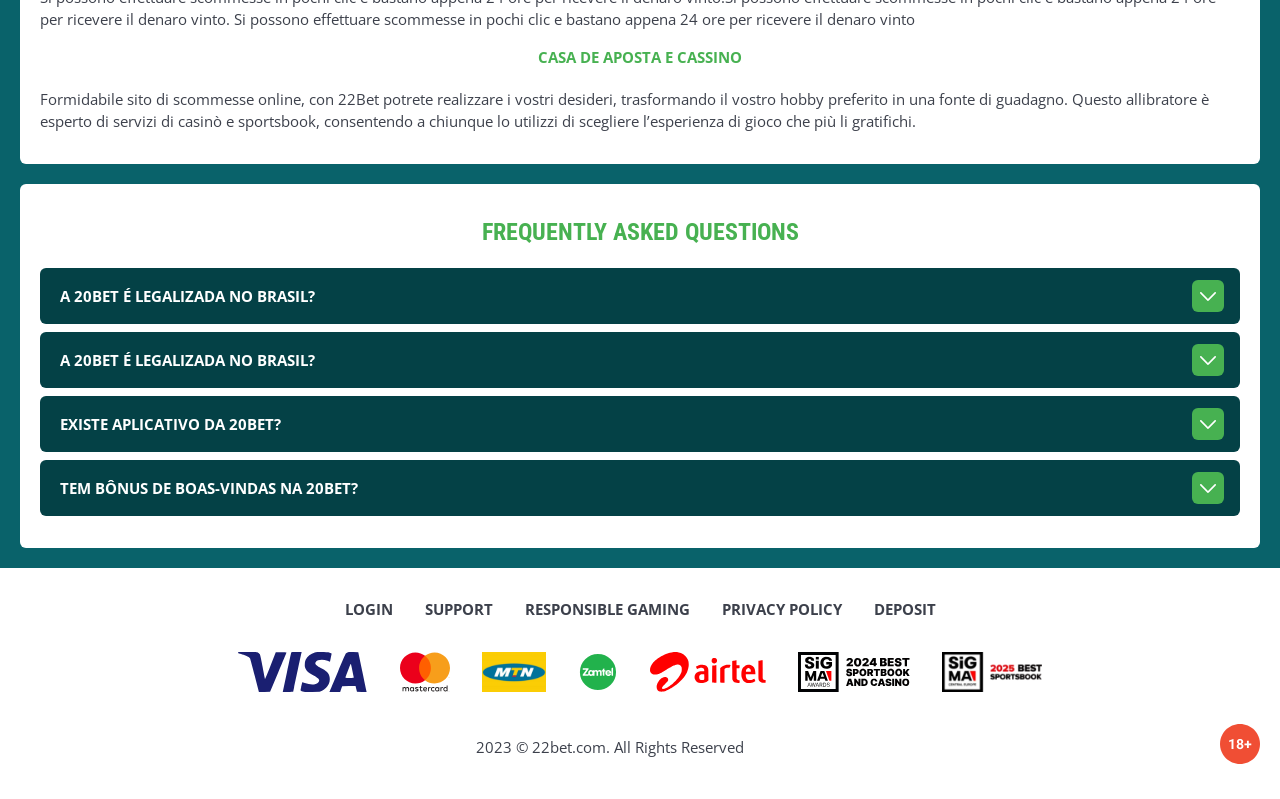
<file: promoCode.html>
<!DOCTYPE html>
<html lang="zm">
  <head>
    <meta charset="UTF-8" />
   
    <meta name="viewport" content="width=device-width, initial-scale=1.0" />
    <title>22Bet </title>
    <meta name="description" content />
    <meta property="og:site_name" content />
    <meta property="og:title" content />
    <meta property="og:type" content="website" />
    <meta property="og:url" content />
    <meta property="og:image" content />
    <meta property="og:image:alt" content />
    <meta property="og:locale" content="zm" />
    <meta property="og:description" content />
    <link rel="preconnect" href="https://fonts.googleapis.com" />
    <link rel="preconnect" href="https://fonts.gstatic.com" crossorigin="anonymous" />
   <link href="https://fonts.googleapis.com/css2?family=Open+Sans:ital,wght@0,300..800;1,300..800&display=swap" rel="stylesheet">
<link href="https://fonts.googleapis.com/css?family=Roboto+Condensed&display=swap" rel="stylesheet">

   <link rel="stylesheet" href="./css/reset.css" />
    <link rel="stylesheet" href="./css/main.css" />
    <link rel="stylesheet" href="./css/media.css"/>
    <link rel="icon" href="./images/Group.png" type="image/x-icon"/>
    <script
    src="https://code.jquery.com/jquery-3.6.1.min.js"
    integrity="sha256-o88AwQnZB+VDvE9tvIXrMQaPlFFSUTR+nldQm1LuPXQ="
    crossorigin="anonymous"
  ></script>
  </head>
  <body>
    <header class="header">
      <section class="content header__content">
        <a href="./index.html" class="logo header__logo"
          ><img src="./images/logo.svg" alt="logo" title
        /></a>
        <button class="header__btn-menu" >
          <svg width="16px" height="16px" viewBox="0 0 16 16" xmlns="http://www.w3.org/2000/svg">
              <rect y="0" width="16" height="3" rx="1.5"></rect>
              <rect y="6.5" width="16" height="3" rx="1.5"></rect>
              <rect y="13" width="16" height="3" rx="1.5"></rect>
            </svg>
        </button>

          <nav class="menu header__menu">
            <ul class="header__menu-list">
                
              <li class="">
              <div class="header__menu-wrapper">
                <div class="js-button-expander js-button-expander--menu" >
                <a href="./bonus.html" >
                <span>Bonus</span>
              </a>
              </div>
              <div class="header__menu-wrap js-expand-content js-expand-content--menu">
                <ul >
                  <li>
                    <a href="./freeSpins.html">
                    <span>Free Spins</span>
                  </a></li>
                  <li><a href="./promoCode.html">
                    <span>Promo Code</span>
                  </a>
                </li>
                  <li><a href="./welcomeBonus.html">
                    <span>Welcome Bonus</span>
                  </a>
                </li>
                <li><a href="./vip.html">
                    <span>VIP</span>
                  </a>
                </li>
                </ul>
              </div>
              </div>
               <a href="./bonus.html" class="header__menu-item">
                <span>Bonus</span>
              </a>
            </li>
              <li>
                <a href="./app.html">
                 App
                </a>
              </li>
              
              <li class="">
              <div class="header__menu-wrapper">
                <div class="js-button-expander js-button-expander--menu" >
                <a href="./casino.html" >
                <span> Casino</span>
              </a>
              </div>
              <div class="header__menu-wrap js-expand-content js-expand-content--menu">
                <ul >
                  <li>
                    <a href="./slots.html">
                    <span>Slots</span>
                  </a></li>
                 
                </ul>
              </div>
              </div>
               <a href="./casino.html" class="header__menu-item">
                <span>Casino</span>
              </a>
            </li>
               <li>
                <a href="./live.html">
               Live
                </a>
              </li>
              <li>
                    <a href="./freeSpins.html">
                    <span>Free Spins</span>
                  </a></li>
                  <li><a href="./promoCode.html">
                    <span>Promo Code</span>
                  </a>
                </li>
                  <li><a href="./welcomeBonus.html">
                    <span>Welcome Bonus</span>
                  </a>
                </li>
                <li><a href="./vip.html">
                    <span>VIP</span>
                  </a>
                </li>
             <li>
                    <a href="./slots.html">
                    <span>Slots</span>
                  </a></li>
             
             
            </ul>
            <div class="header__button header__button-menu " >
              <a href="#" class="button  button__login-menu">log in</a>
              <a href="#" class="button button__menu">registration</a>
            </div>
           
          </nav>
            <a href="" class="header__flag">
                <span><img src="./images/flag.png" alt="flag" title /></span>
                <span>zm</span>
              </a>
            <a href="#" class="button button__login">log in</a>
            <a href="#" class="button button__singup">registration</a>
            <!-- <div id="clock" class="header__time">00:00</div>
             -->
      </section>
    </header>
     <main class="main home main-page">
        <section class=" hero hero__page">
           
            <div class="background background-page">
              <img src="./images/layout-images/bg-promoCode.webp" alt="hero" title />
              
            </div>
            <div class="hero__wrapper hero__wrapper-page">
              <div class="hero__data hero__data-bonus">
                <ul
                class="breadcrumbs "
                
              >
                <li
                  
                >
                  <a href="#" >
                    <span >Home</span></a
                  >
                 
                </li>
                <li
                  
                >
                  <a href="#" > <span >Promo Code</span></a>
                 
                </li>
              </ul>
                <h1 class="title general hero__title">
                  Online Casino Website
                </h1>
                 <p class="hero__text">The first thing that catches players' attention is the incredible simplicity of this casino.</p>
               
                <a href="#" class="button  hero__button ">Obter um Bônus</a>
               
              </div>
             
            </div>
          </section>
      <section class="main__wrap main__wrap-page">
       
       <section class="content__wrapper content__wrapper-page">

         
        
       
          <section class="content article">
            <p>
             Lorem ipsum dolor sit <a href="#">22Bet</a> consectetur adipiscing elit. Quisque faucibus ex sapien vitae pellentesque sem placerat. In id cursus mi pretium tellus duis convallis. Tempus leo eu aenean sed diam urna tempor. Pulvinar vivamus fringilla lacus nec metus bibendum egestas. Iaculis massa nisl malesuada lacinia integer nunc posuere. Ut hendrerit semper vel class aptent taciti sociosqu.
            </p>
            <p>
             Ad litora torquent per conubia nostra inceptos himenaeos.
            </p>
          </section>
         
             
             <section class="content banner">
            <div class="background banner__background banner__background-promo">
              
              <img src="./images/layout-images/banner-promoCode.webp" alt="banner" title />
              
            </div>
            <div class="banner__info">
              <p class="banner__subtitle">Welcome bonus</p>
              <h2 class="title high banner__title-main">
                  
               up to 180 CAD
for sports betting
              </h2>
            
              <a href="#" class="button banner__button">Obter um Bônus</a>
            </div>
          </section>
        
              <section class="content menu-review__content">
              

            
                <div class="menu__review-desk menu__review-content">Table of Contents</div>
                <ul class="menu__review menu__review-list">
                  <li><a href="#">Casa de Aposta e Cassino</a></li>
                    <li><a href="#">Casa de Aposta e Cassino</a></li>
                      <li><a href="#">Casa de Aposta e Cassino</a></li>
                        <li><a href="#">Casa de Aposta e Cassino</a></li>
                          <li><a href="#">Frequently Asked Questions</a></li>
                 
                </ul>
             
          
          </section>
          
        
          <section class="content article">
            <h2 class="title high article__title">Casa de Aposta e Cassino</h2>
             
            <p>
             Formidabile sito di scommesse online, con 22Bet potrete realizzare i vostri desideri, trasformando il vostro hobby preferito in una fonte di guadagno. Questo allibratore è esperto di servizi di casinò e sportsbook, consentendo a chiunque lo utilizzi di scegliere l’esperienza di gioco che più li gratifichi.
            </p>
            <p>
             Si possono effettuare scommesse in pochi clic e bastano appena 24 ore per ricevere il denaro vinto.Si possono effettuare scommesse in pochi clic e bastano appena 24 ore per ricevere il denaro vinto. Si possono effettuare scommesse in pochi clic e bastano appena 24 ore per ricevere il denaro vinto.
            </p>
           <ol>
              <li>Si possono effettuare scommesse in pochi clic e bastano appena 24 ore per ricevere il denaro vinto.</li>
              <li>Si possono effettuare scommesse in pochi clic e bastano appena 24 ore per ricevere il denaro vinto.</li>
              <li>Si possono effettuare scommesse in pochi clic e bastano appena 24 ore per ricevere il denaro vinto.</li>
            </ol>
            <p>Si possono effettuare scommesse in pochi clic e bastano appena 24 ore per ricevere il denaro vinto. Si possono effettuare scommesse in pochi clic e bastano appena 24 ore per ricevere il denaro vinto. Si possono effettuare scommesse in pochi clic e bastano appena 24 ore per ricevere il denaro vinto.</p>
          </section>
         
         
           <section class="content article">
            <h2 class="title high article__title">Casa de Aposta e Cassino</h2>
            <p>Formidabile sito di scommesse online, con 22Bet potrete realizzare i vostri desideri, trasformando il vostro hobby preferito in una fonte di guadagno. Questo allibratore è esperto di servizi di casinò e sportsbook, consentendo a chiunque lo utilizzi di scegliere l’esperienza di gioco che più li gratifichi.</p>
            <p>Si possono effettuare scommesse in pochi clic e bastano appena 24 ore per ricevere il denaro vinto.Si possono effettuare scommesse in pochi clic e bastano appena 24 ore per ricevere il denaro vinto. Si possono effettuare scommesse in pochi clic e bastano appena 24 ore per ricevere il denaro vinto</p>
            <h3>Casa de Aposta e Cassino</h3>
            <p>Formidabile sito di scommesse online, con 22Bet potrete realizzare i vostri desideri, trasformando il vostro hobby preferito in una fonte di guadagno. Questo allibratore è esperto di servizi di casinò e sportsbook, consentendo a chiunque lo utilizzi di scegliere l’esperienza di gioco che più li gratifichi.</p>
           </section>

          <section class="content faq">
            <h2 class="title high faq__title">Frequently Asked Questions</h2>
            <ul class="faq__list " >
              <li class="faq__item"  >
                <h3 class="title medium faq__subtitle js-button-expander js-button-expander--faq"  >A 20Bet é legalizada no Brasil?
                 </h3>
                <div  class="faq__answer js-expand-content js-expand-content--faq" >
                  <p  >
                    Sim, a casa de apostas tem licença emitida por Curaçao, que é reconhecida no Brasil e a permite atuar por aqui.
                  </p>
                </div>
              </li>
              <li class="faq__item"  >
                <h3 class="title medium faq__subtitle js-button-expander js-button-expander--faq"  >A 20Bet é legalizada no Brasil?</h3>
                <div class="faq__answer js-expand-content js-expand-content--faq" >
                  <p  >
                    Sim, a casa de apostas tem licença emitida por Curaçao, que é reconhecida no Brasil e a permite atuar por aqui.
                  </p>
                </div>
              </li> 
              <li class="faq__item"  >
                <h3 class="title medium faq__subtitle js-button-expander js-button-expander--faq"  >Existe aplicativo da 20Bet?</h3>
                <div class="faq__answer js-expand-content js-expand-content--faq" >
                  <p  >
                   Sim, disponível para sistemas operacionais iOS e Android.
                  </p>
                </div>
              </li> 
              <li class="faq__item"  >
                <h3 class="title medium faq__subtitle js-button-expander js-button-expander--faq"  >Tem bônus de boas-vindas na 20Bet?</h3>
                <div class="faq__answer js-expand-content js-expand-content--faq" >
                  <p  >
                   O pacote especial para novos usuários da 20Bet paga 100% sobre o primeiro depósito, com limite de 600 BRL.
                  </p>
                </div>
              </li> 
             
            </ul>
          </section>
          
        </section> 
      
        <div class=""  onclick="scrollToTop()">
          <button class="main__arrow" id="scrollToTopBtn"></button>
        </div> 
        
      </section>
    </main> 
   <footer class=" footer ">
      <section class="content footer__content">
        <ul class="footer__menu">
         <li><a href="./login.html">Login</a></li>
         <li><a href="./support.html">Support</a></li>
         <li><a href="./responsible.html">Responsible Gaming</a></li>
         <li><a href="./policy.html">Privacy Policy</a></li>
         <li><a href="./deposit.html">Deposit</a></li>
        </ul>
         <ul class="footer__cards-list">
           
            <li>
              <a href="#"
                ><img src="./images/footer-img1.svg" alt="cardpay" title
              /></a>
            </li>
             <li>
              <a href="#"
                ><img src="./images/footer-img2.svg" alt="cardpay" title
              /></a>
            </li>
             <li>
              <a href="#"
                ><img src="./images/footer-img3.svg" alt="cardpay" title
              /></a>
            </li>
             <li>
              <a href="#"
                ><img src="./images/footer-img4.svg" alt="cardpay" title
              /></a>
            </li>
             <li>
              <a href="#"
                ><img src="./images/footer-img5.svg" alt="cardpay" title
              /></a>
            </li>
             <li>
              <a href="#"
                ><img src="./images/footer-img6.svg" alt="cardpay" title
              /></a>
            </li>
             <li>
              <a href="#"
                ><img src="./images/footer-img7.svg" alt="cardpay" title
              /></a>
            </li>
           
            
          </ul>
       
        <div class="footer__wrapp">
          <div class="footer__text">
           
            <p>2023 &copy; 22bet.com. All Rights Reserved
</p>
           
          </div>
          <div class="footer__age">
            <img src="./images/age.svg" alt="age" title />
          </div>
        </div>
      
      </section>
    </footer>
    <script src="./js/arrowUp.js" defer></script>
    <script src="./js/sidebar.js" defer></script>
    <script src="./js/expander.js" defer></script>
    <script src="./js/mobile-menu.js" defer></script>
    <!-- <script src="./js/clock.js" defer></script> -->
  </body>
</html>
</file>
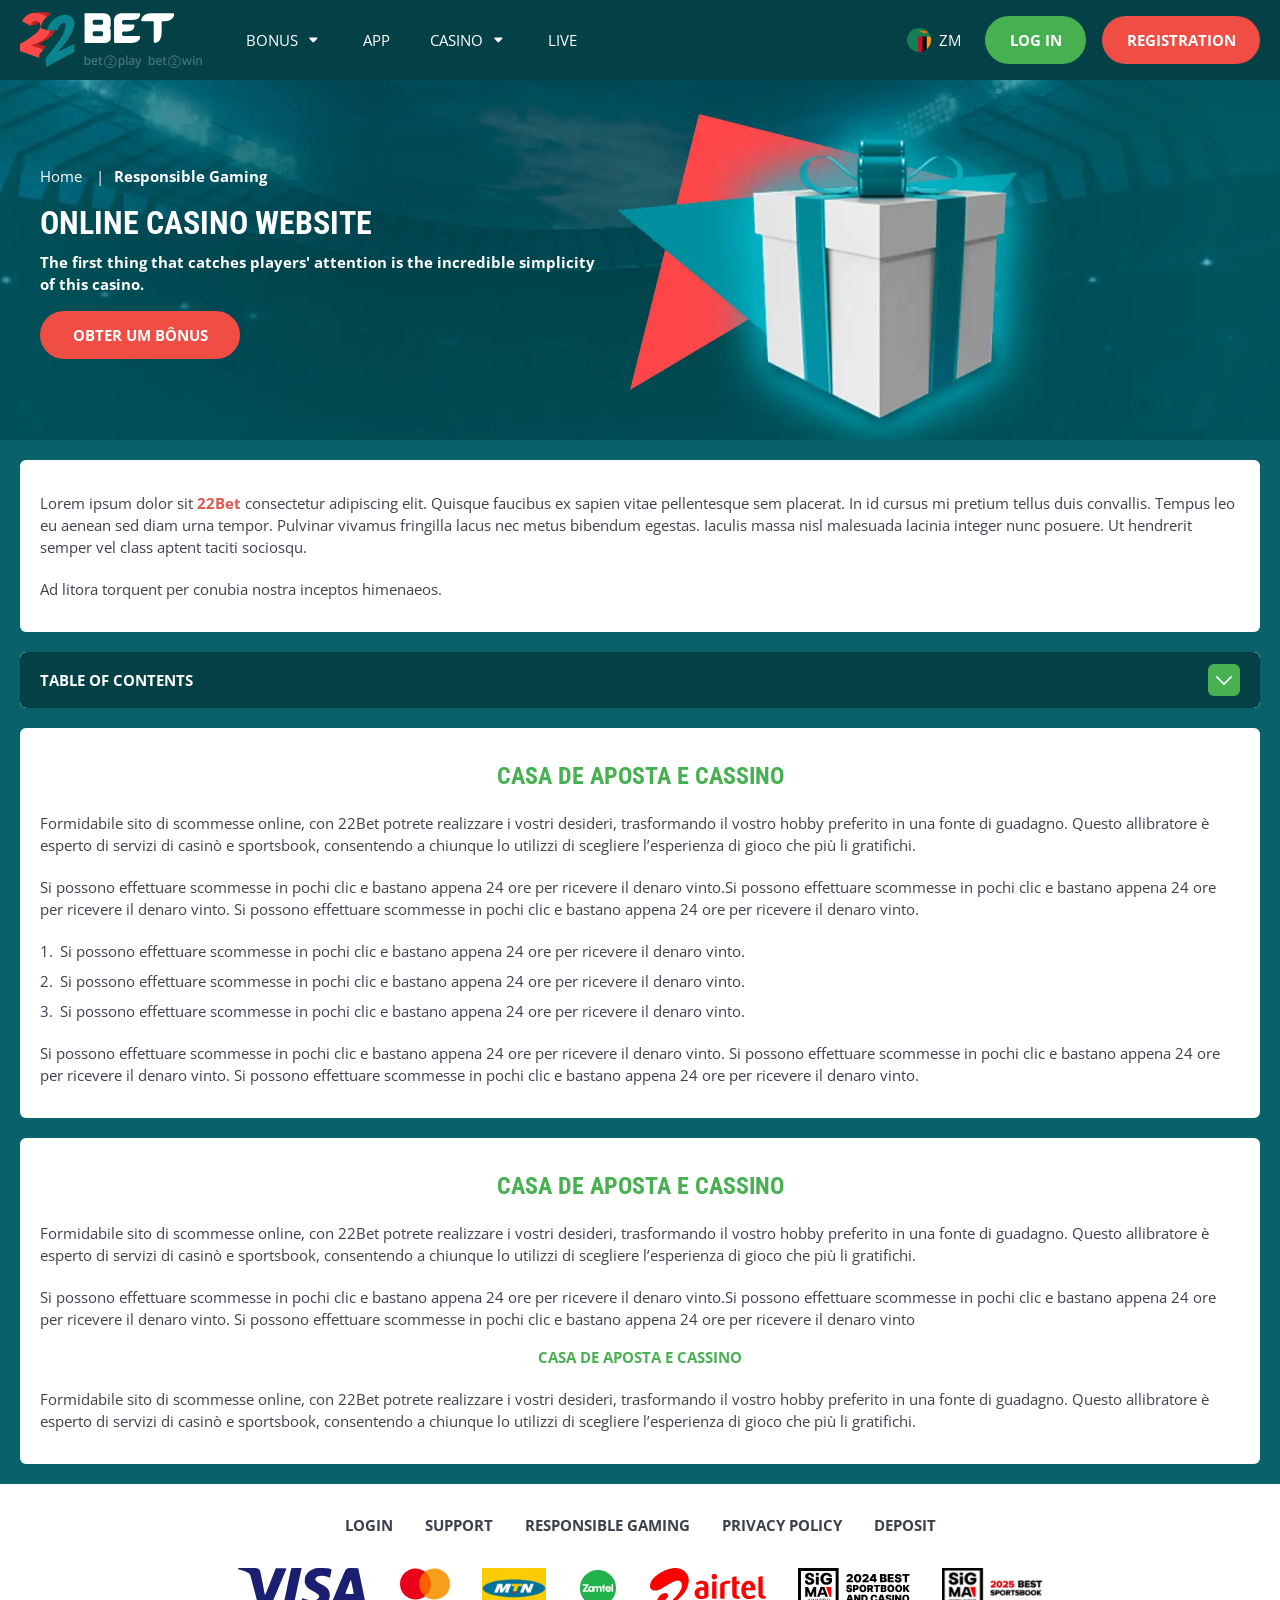
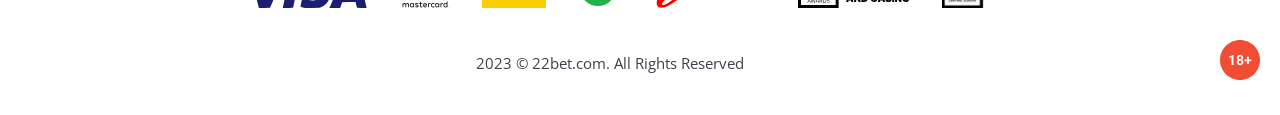
<file: responsible.html>
<!DOCTYPE html>
<html lang="zm">
  <head>
    <meta charset="UTF-8" />
   
    <meta name="viewport" content="width=device-width, initial-scale=1.0" />
    <title>22Bet </title>
    <meta name="description" content />
    <meta property="og:site_name" content />
    <meta property="og:title" content />
    <meta property="og:type" content="website" />
    <meta property="og:url" content />
    <meta property="og:image" content />
    <meta property="og:image:alt" content />
    <meta property="og:locale" content="zm" />
    <meta property="og:description" content />
    <link rel="preconnect" href="https://fonts.googleapis.com" />
    <link rel="preconnect" href="https://fonts.gstatic.com" crossorigin="anonymous" />
   <link href="https://fonts.googleapis.com/css2?family=Open+Sans:ital,wght@0,300..800;1,300..800&display=swap" rel="stylesheet">
<link href="https://fonts.googleapis.com/css?family=Roboto+Condensed&display=swap" rel="stylesheet">

   <link rel="stylesheet" href="./css/reset.css" />
    <link rel="stylesheet" href="./css/main.css" />
    <link rel="stylesheet" href="./css/media.css"/>
    <link rel="icon" href="./images/Group.png" type="image/x-icon"/>
    <script
    src="https://code.jquery.com/jquery-3.6.1.min.js"
    integrity="sha256-o88AwQnZB+VDvE9tvIXrMQaPlFFSUTR+nldQm1LuPXQ="
    crossorigin="anonymous"
  ></script>
  </head>
  <body>
    <header class="header">
      <section class="content header__content">
        <a href="./index.html" class="logo header__logo"
          ><img src="./images/logo.svg" alt="logo" title
        /></a>
        <button class="header__btn-menu" >
          <svg width="16px" height="16px" viewBox="0 0 16 16" xmlns="http://www.w3.org/2000/svg">
              <rect y="0" width="16" height="3" rx="1.5"></rect>
              <rect y="6.5" width="16" height="3" rx="1.5"></rect>
              <rect y="13" width="16" height="3" rx="1.5"></rect>
            </svg>
        </button>

          <nav class="menu header__menu">
            <ul class="header__menu-list">
                
              <li class="">
              <div class="header__menu-wrapper">
                <div class="js-button-expander js-button-expander--menu" >
                <a href="./bonus.html" >
                <span>Bonus</span>
              </a>
              </div>
              <div class="header__menu-wrap js-expand-content js-expand-content--menu">
                <ul >
                  <li>
                    <a href="./freeSpins.html">
                    <span>Free Spins</span>
                  </a></li>
                  <li><a href="./promoCode.html">
                    <span>Promo Code</span>
                  </a>
                </li>
                  <li><a href="./welcomeBonus.html">
                    <span>Welcome Bonus</span>
                  </a>
                </li>
                <li><a href="./vip.html">
                    <span>VIP</span>
                  </a>
                </li>
                </ul>
              </div>
              </div>
               <a href="./bonus.html" class="header__menu-item">
                <span>Bonus</span>
              </a>
            </li>
              <li>
                <a href="./app.html">
                 App
                </a>
              </li>
              
              <li class="">
              <div class="header__menu-wrapper">
                <div class="js-button-expander js-button-expander--menu" >
                <a href="./casino.html" >
                <span> Casino</span>
              </a>
              </div>
              <div class="header__menu-wrap js-expand-content js-expand-content--menu">
                <ul >
                  <li>
                    <a href="./slots.html">
                    <span>Slots</span>
                  </a></li>
                 
                </ul>
              </div>
              </div>
               <a href="./casino.html" class="header__menu-item">
                <span>Casino</span>
              </a>
            </li>
               <li>
                <a href="./live.html">
               Live
                </a>
              </li>
              <li>
                    <a href="./freeSpins.html">
                    <span>Free Spins</span>
                  </a></li>
                  <li><a href="./promoCode.html">
                    <span>Promo Code</span>
                  </a>
                </li>
                  <li><a href="./welcomeBonus.html">
                    <span>Welcome Bonus</span>
                  </a>
                </li>
                <li><a href="./vip.html">
                    <span>VIP</span>
                  </a>
                </li>
             <li>
                    <a href="./slots.html">
                    <span>Slots</span>
                  </a></li>
             
             
            </ul>
            <div class="header__button header__button-menu " >
              <a href="#" class="button  button__login-menu">log in</a>
              <a href="#" class="button button__menu">registration</a>
            </div>
           
          </nav>
          <a href="" class="header__flag">
                <span><img src="./images/flag.png" alt="flag" title /></span>
                <span>zm</span>
              </a>
            <a href="#" class="button button__login">log in</a>
            <a href="#" class="button button__singup">registration</a>
            <!-- <div id="clock" class="header__time">00:00</div>
             -->
      </section>
    </header>
     <main class="main home main-page">
        <section class=" hero hero__page">
           
            <div class="background ">
              <img src="./images/layout-images/bg-responsible.webp" alt="hero" title />
              
            </div>
            <div class="hero__wrapper hero__wrapper-page">
              <div class="hero__data hero__data-bonus">
                <ul
                class="breadcrumbs "
                
              >
                <li
                  
                >
                  <a href="#" >
                    <span >Home</span></a
                  >
                 
                </li>
                <li
                  
                >
                  <a href="#" > <span >Responsible Gaming</span></a>
                 
                </li>
              </ul>
                <h1 class="title general hero__title">
                  Online Casino Website
                </h1>
                 <p class="hero__text">The first thing that catches players' attention is the incredible simplicity of this casino.</p>
               
                <a href="#" class="button  hero__button ">Obter um Bônus</a>
               
              </div>
             
            </div>
          </section>
      <section class="main__wrap main__wrap-page">
       
       <section class="content__wrapper content__wrapper-page">

         
        
       
          <section class="content article">
            <p>
             Lorem ipsum dolor sit <a href="#">22Bet</a> consectetur adipiscing elit. Quisque faucibus ex sapien vitae pellentesque sem placerat. In id cursus mi pretium tellus duis convallis. Tempus leo eu aenean sed diam urna tempor. Pulvinar vivamus fringilla lacus nec metus bibendum egestas. Iaculis massa nisl malesuada lacinia integer nunc posuere. Ut hendrerit semper vel class aptent taciti sociosqu.
            </p>
            <p>
             Ad litora torquent per conubia nostra inceptos himenaeos.
            </p>
          </section>
        
        
              <section class="content menu-review__content">
              

            
                <div class="menu__review-desk menu__review-content">Table of Contents</div>
                <ul class="menu__review menu__review-list">
                  <li><a href="#">Casa de Aposta e Cassino</a></li>
                    <li><a href="#">Casa de Aposta e Cassino</a></li>
                      <li><a href="#">Casa de Aposta e Cassino</a></li>
                        <li><a href="#">Casa de Aposta e Cassino</a></li>
                          <li><a href="#">Frequently Asked Questions</a></li>
                 
                </ul>
             
          
          </section>
          
        
          <section class="content article">
            <h2 class="title high article__title">Casa de Aposta e Cassino</h2>
             
            <p>
             Formidabile sito di scommesse online, con 22Bet potrete realizzare i vostri desideri, trasformando il vostro hobby preferito in una fonte di guadagno. Questo allibratore è esperto di servizi di casinò e sportsbook, consentendo a chiunque lo utilizzi di scegliere l’esperienza di gioco che più li gratifichi.
            </p>
            <p>
             Si possono effettuare scommesse in pochi clic e bastano appena 24 ore per ricevere il denaro vinto.Si possono effettuare scommesse in pochi clic e bastano appena 24 ore per ricevere il denaro vinto. Si possono effettuare scommesse in pochi clic e bastano appena 24 ore per ricevere il denaro vinto.
            </p>
           <ol>
              <li>Si possono effettuare scommesse in pochi clic e bastano appena 24 ore per ricevere il denaro vinto.</li>
              <li>Si possono effettuare scommesse in pochi clic e bastano appena 24 ore per ricevere il denaro vinto.</li>
              <li>Si possono effettuare scommesse in pochi clic e bastano appena 24 ore per ricevere il denaro vinto.</li>
            </ol>
            <p>Si possono effettuare scommesse in pochi clic e bastano appena 24 ore per ricevere il denaro vinto. Si possono effettuare scommesse in pochi clic e bastano appena 24 ore per ricevere il denaro vinto. Si possono effettuare scommesse in pochi clic e bastano appena 24 ore per ricevere il denaro vinto.</p>
          </section>
         
         
           <section class="content article">
            <h2 class="title high article__title">Casa de Aposta e Cassino</h2>
            <p>Formidabile sito di scommesse online, con 22Bet potrete realizzare i vostri desideri, trasformando il vostro hobby preferito in una fonte di guadagno. Questo allibratore è esperto di servizi di casinò e sportsbook, consentendo a chiunque lo utilizzi di scegliere l’esperienza di gioco che più li gratifichi.</p>
            <p>Si possono effettuare scommesse in pochi clic e bastano appena 24 ore per ricevere il denaro vinto.Si possono effettuare scommesse in pochi clic e bastano appena 24 ore per ricevere il denaro vinto. Si possono effettuare scommesse in pochi clic e bastano appena 24 ore per ricevere il denaro vinto</p>
            <h3>Casa de Aposta e Cassino</h3>
            <p>Formidabile sito di scommesse online, con 22Bet potrete realizzare i vostri desideri, trasformando il vostro hobby preferito in una fonte di guadagno. Questo allibratore è esperto di servizi di casinò e sportsbook, consentendo a chiunque lo utilizzi di scegliere l’esperienza di gioco che più li gratifichi.</p>
           </section>

        </section> 
      
        <div class=""  onclick="scrollToTop()">
          <button class="main__arrow" id="scrollToTopBtn"></button>
        </div> 
        
      </section>
    </main> 
     <footer class=" footer ">
      <section class="content footer__content">
        <ul class="footer__menu">
         <li><a href="./login.html">Login</a></li>
         <li><a href="./support.html">Support</a></li>
         <li><a href="./responsible.html">Responsible Gaming</a></li>
         <li><a href="./policy.html">Privacy Policy</a></li>
         <li><a href="./deposit.html">Deposit</a></li>
        </ul>
       
      <ul class="footer__cards-list">
           
            <li>
              <a href="#"
                ><img src="./images/footer-img1.svg" alt="cardpay" title
              /></a>
            </li>
             <li>
              <a href="#"
                ><img src="./images/footer-img2.svg" alt="cardpay" title
              /></a>
            </li>
             <li>
              <a href="#"
                ><img src="./images/footer-img3.svg" alt="cardpay" title
              /></a>
            </li>
             <li>
              <a href="#"
                ><img src="./images/footer-img4.svg" alt="cardpay" title
              /></a>
            </li>
             <li>
              <a href="#"
                ><img src="./images/footer-img5.svg" alt="cardpay" title
              /></a>
            </li>
             <li>
              <a href="#"
                ><img src="./images/footer-img6.svg" alt="cardpay" title
              /></a>
            </li>
             <li>
              <a href="#"
                ><img src="./images/footer-img7.svg" alt="cardpay" title
              /></a>
            </li>
           
            
          </ul>
       
        <div class="footer__wrapp">
          <div class="footer__text">
           
            <p>2023 &copy; 22bet.com. All Rights Reserved
</p>
           
          </div>
          <div class="footer__age">
            <img src="./images/age.svg" alt="age" title />
          </div>
        </div>
      
      </section>
    </footer>
    <script src="./js/arrowUp.js" defer></script>
    <script src="./js/sidebar.js" defer></script>
    <script src="./js/expander.js" defer></script>
    <script src="./js/mobile-menu.js" defer></script>
    <!-- <script src="./js/clock.js" defer></script> -->
  </body>
</html>
</file>
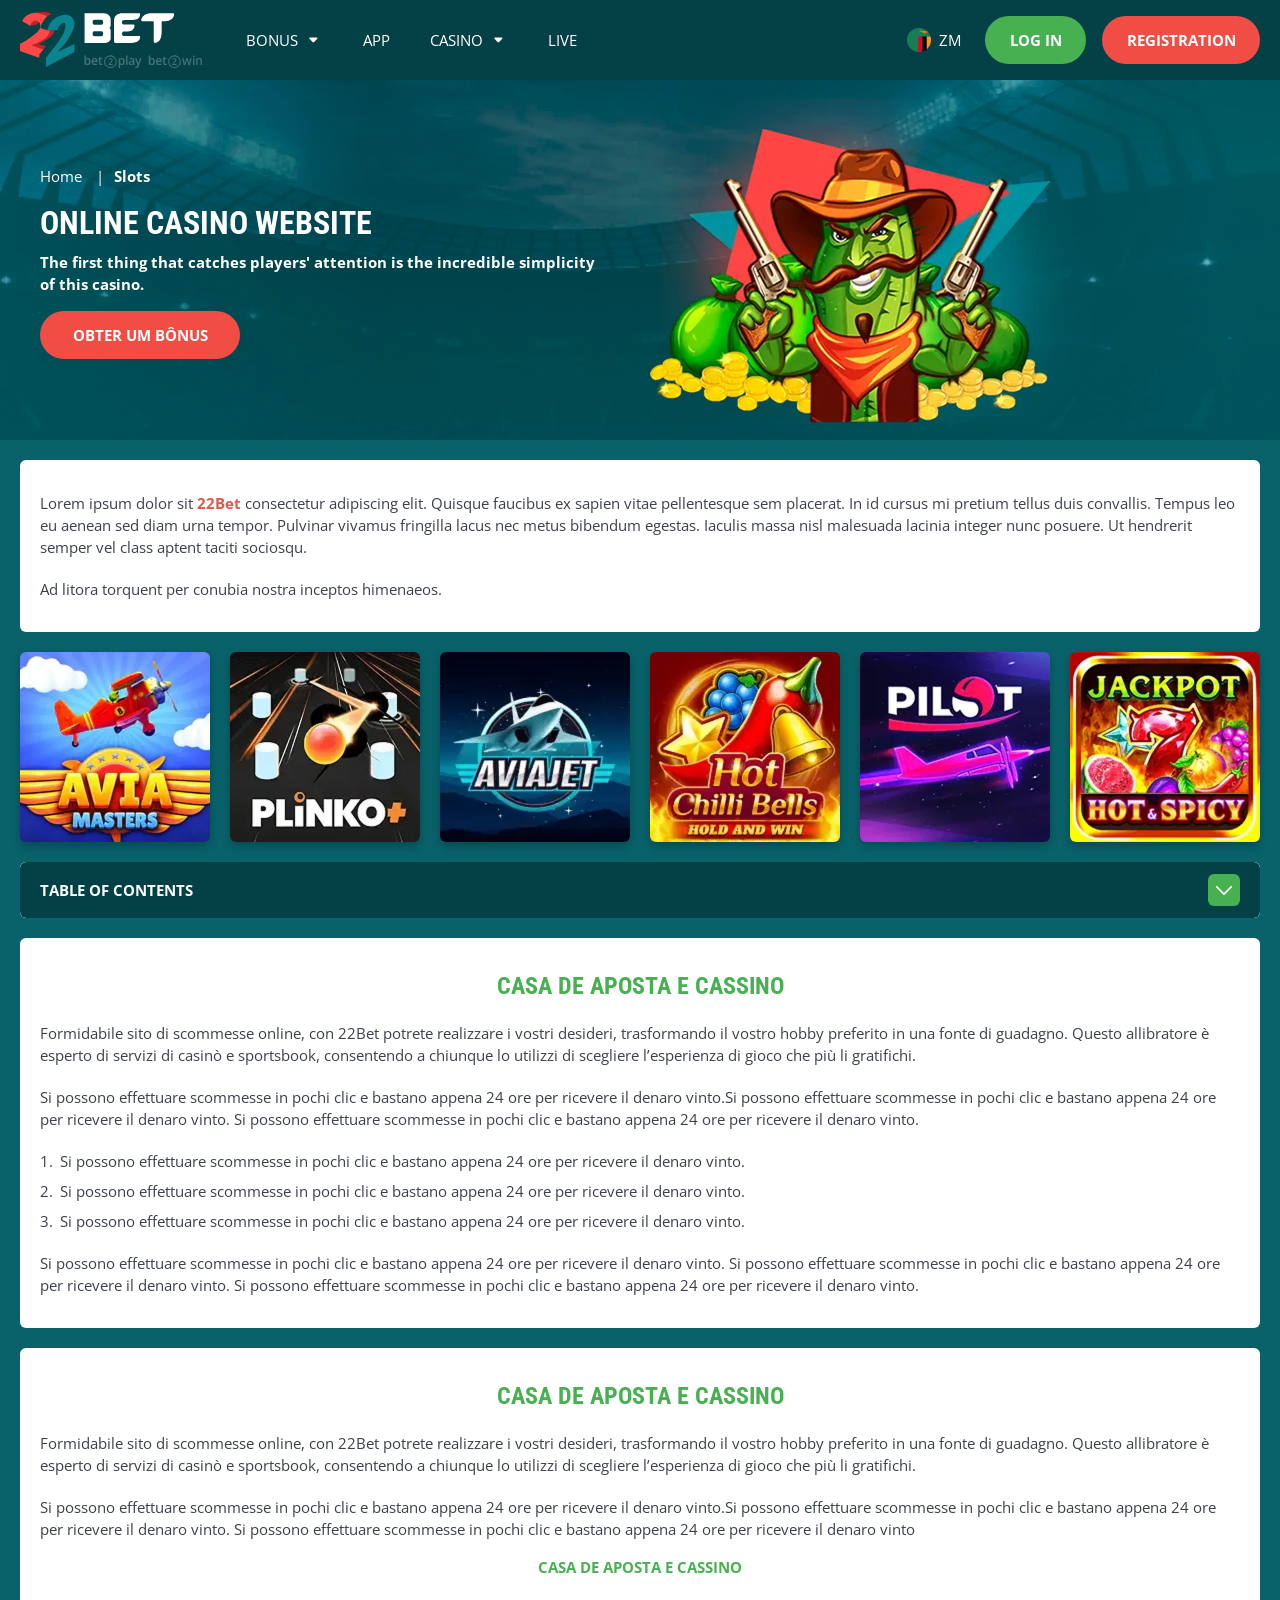
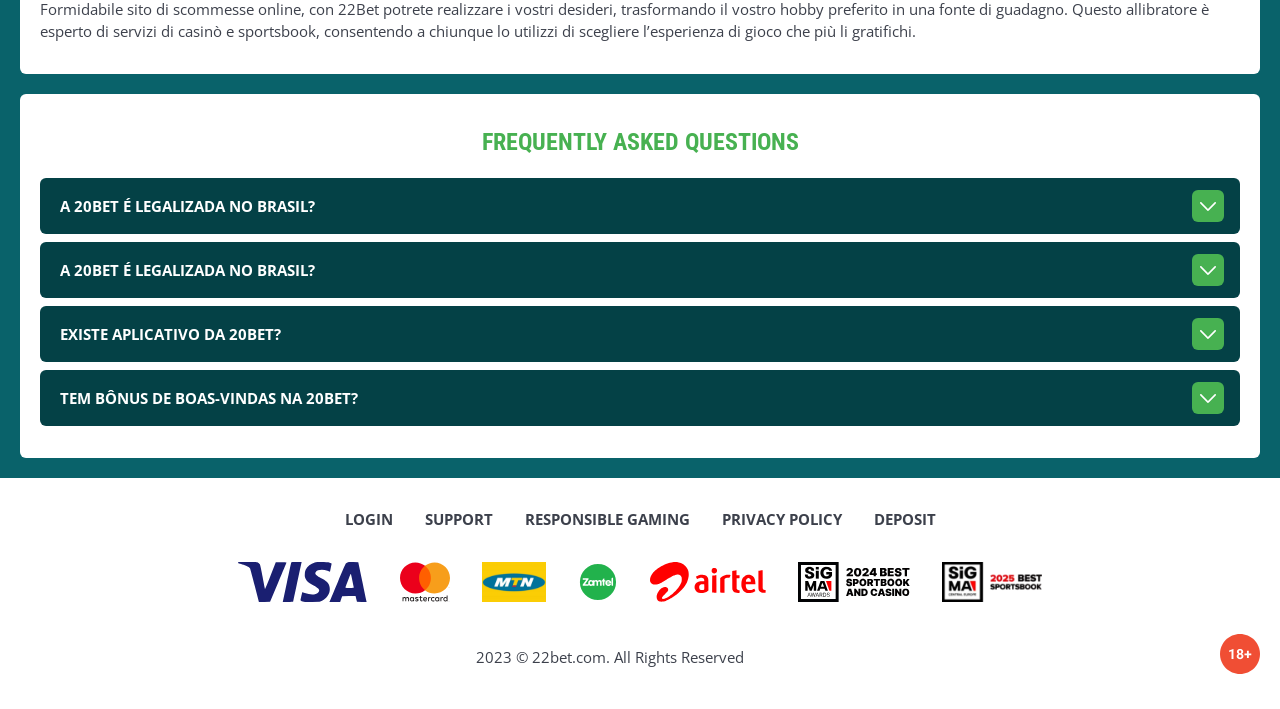
<file: slots.html>
<!DOCTYPE html>
<html lang="zm">
  <head>
    <meta charset="UTF-8" />
   
    <meta name="viewport" content="width=device-width, initial-scale=1.0" />
    <title>22Bet </title>
    <meta name="description" content />
    <meta property="og:site_name" content />
    <meta property="og:title" content />
    <meta property="og:type" content="website" />
    <meta property="og:url" content />
    <meta property="og:image" content />
    <meta property="og:image:alt" content />
    <meta property="og:locale" content="zm" />
    <meta property="og:description" content />
    <link rel="preconnect" href="https://fonts.googleapis.com" />
    <link rel="preconnect" href="https://fonts.gstatic.com" crossorigin="anonymous" />
   <link href="https://fonts.googleapis.com/css2?family=Open+Sans:ital,wght@0,300..800;1,300..800&display=swap" rel="stylesheet">
<link href="https://fonts.googleapis.com/css?family=Roboto+Condensed&display=swap" rel="stylesheet">

   <link rel="stylesheet" href="./css/reset.css" />
    <link rel="stylesheet" href="./css/main.css" />
    <link rel="stylesheet" href="./css/media.css"/>
    <link rel="icon" href="./images/Group.png" type="image/x-icon"/>
    <script
    src="https://code.jquery.com/jquery-3.6.1.min.js"
    integrity="sha256-o88AwQnZB+VDvE9tvIXrMQaPlFFSUTR+nldQm1LuPXQ="
    crossorigin="anonymous"
  ></script>
  </head>
  <body>
    <header class="header">
      <section class="content header__content">
        <a href="./index.html" class="logo header__logo"
          ><img src="./images/logo.svg" alt="logo" title
        /></a>
        <button class="header__btn-menu" >
          <svg width="16px" height="16px" viewBox="0 0 16 16" xmlns="http://www.w3.org/2000/svg">
              <rect y="0" width="16" height="3" rx="1.5"></rect>
              <rect y="6.5" width="16" height="3" rx="1.5"></rect>
              <rect y="13" width="16" height="3" rx="1.5"></rect>
            </svg>
        </button>

          <nav class="menu header__menu">
            <ul class="header__menu-list">
                
              <li class="">
              <div class="header__menu-wrapper">
                <div class="js-button-expander js-button-expander--menu" >
                <a href="./bonus.html" >
                <span>Bonus</span>
              </a>
              </div>
              <div class="header__menu-wrap js-expand-content js-expand-content--menu">
                <ul >
                  <li>
                    <a href="./freeSpins.html">
                    <span>Free Spins</span>
                  </a></li>
                  <li><a href="./promoCode.html">
                    <span>Promo Code</span>
                  </a>
                </li>
                  <li><a href="./welcomeBonus.html">
                    <span>Welcome Bonus</span>
                  </a>
                </li>
                <li><a href="./vip.html">
                    <span>VIP</span>
                  </a>
                </li>
                </ul>
              </div>
              </div>
               <a href="./bonus.html" class="header__menu-item">
                <span>Bonus</span>
              </a>
            </li>
              <li>
                <a href="./app.html">
                 App
                </a>
              </li>
              
              <li class="">
              <div class="header__menu-wrapper">
                <div class="js-button-expander js-button-expander--menu" >
                <a href="./casino.html" >
                <span> Casino</span>
              </a>
              </div>
              <div class="header__menu-wrap js-expand-content js-expand-content--menu">
                <ul >
                  <li>
                    <a href="./slots.html">
                    <span>Slots</span>
                  </a></li>
                 
                </ul>
              </div>
              </div>
               <a href="./casino.html" class="header__menu-item">
                <span>Casino</span>
              </a>
            </li>
               <li>
                <a href="./live.html">
               Live
                </a>
              </li>
              <li>
                    <a href="./freeSpins.html">
                    <span>Free Spins</span>
                  </a></li>
                  <li><a href="./promoCode.html">
                    <span>Promo Code</span>
                  </a>
                </li>
                  <li><a href="./welcomeBonus.html">
                    <span>Welcome Bonus</span>
                  </a>
                </li>
                <li><a href="./vip.html">
                    <span>VIP</span>
                  </a>
                </li>
             <li>
                    <a href="./slots.html">
                    <span>Slots</span>
                  </a></li>
             
             
            </ul>
            <div class="header__button header__button-menu " >
              <a href="#" class="button  button__login-menu">log in</a>
              <a href="#" class="button button__menu">registration</a>
            </div>
           
          </nav>
           <a href="" class="header__flag">
                <span><img src="./images/flag.png" alt="flag" title /></span>
                <span>zm</span>
              </a>
            <a href="#" class="button button__login">log in</a>
            <a href="#" class="button button__singup">registration</a>
            <!-- <div id="clock" class="header__time">00:00</div> -->
           
      </section>
    </header>
     <main class="main home main-page">
        <section class=" hero hero__page">
           
            <div class="background background-page">
              <img src="./images/slots/bg-slots.webp" alt="hero" title />
              
            </div>
            <div class="hero__wrapper hero__wrapper-page">
              <div class="hero__data hero__data-bonus">
                <ul
                class="breadcrumbs "
                
              >
                <li
                  
                >
                  <a href="#" >
                    <span >Home</span></a
                  >
                 
                </li>
                <li
                  
                >
                  <a href="#" > <span >Slots</span></a>
                 
                </li>
              </ul>
                <h1 class="title general hero__title">
                  Online Casino Website
                </h1>
                 <p class="hero__text">The first thing that catches players' attention is the incredible simplicity of this casino.</p>
               
                <a href="#" class="button  hero__button ">Obter um Bônus</a>
               
              </div>
             
            </div>
          </section>
      <section class="main__wrap main__wrap-page">
       
       <section class="content__wrapper content__wrapper-page">

         
        
       
          <section class="content article">
            <p>
             Lorem ipsum dolor sit <a href="#">22Bet</a> consectetur adipiscing elit. Quisque faucibus ex sapien vitae pellentesque sem placerat. In id cursus mi pretium tellus duis convallis. Tempus leo eu aenean sed diam urna tempor. Pulvinar vivamus fringilla lacus nec metus bibendum egestas. Iaculis massa nisl malesuada lacinia integer nunc posuere. Ut hendrerit semper vel class aptent taciti sociosqu.
            </p>
            <p>
             Ad litora torquent per conubia nostra inceptos himenaeos.
            </p>
          </section>
               <section class="content casino">
           
              <ul class="casino__list">
                <li class="casino__item">
                    <div class="casino__wrapper">
                      <img class="casino__img" src="./images/slots/card-slots1.webp" alt="" title>
                    <div class="casino__hover casino__hover-live">
                        
                        <div class="casino-box">
                            
                        <a href="#" class="button  casino__buttons">Play now</a>
                        </div>
                    </div>
                    </div>
                    
                </li>
                <li class="casino__item">
                  <div class="casino__wrapper">
                    <img class="casino__img" src="./images/slots/card-slots2.webp" alt="" title>
                <div class="casino__hover casino__hover-live">
                      
                        <div class="casino-box">
                            
                        <a href="#" class="button  casino__buttons">Play now</a>
                        </div>
                    </div>
                  </div>
                 
              </li>
              <li class="casino__item">
                <div class="casino__wrapper">
                  <img class="casino__img" src="./images/slots/card-slots3.webp" alt="" title>
               <div class="casino__hover casino__hover-live">
                        
                        <div class="casino-box">
                            
                        <a href="#" class="button  casino__buttons">Play now</a>
                        </div>
                    </div>
               
            </li>
             <li class="casino__item">
                <div class="casino__wrapper">
                  <img class="casino__img" src="./images/slots/card-slots4.webp" alt="" title>
               <div class="casino__hover casino__hover-live">
                        
                        <div class="casino-box">
                            
                        <a href="#" class="button  casino__buttons">Play now</a>
                        </div>
                    </div>
               
            </li>
             <li class="casino__item">
                <div class="casino__wrapper">
                  <img class="casino__img" src="./images/slots/card-slots5.webp" alt="" title>
               <div class="casino__hover casino__hover-live">
                        
                        <div class="casino-box">
                            
                        <a href="#" class="button  casino__buttons">Play now</a>
                        </div>
                    </div>
               
            </li>
              <li class="casino__item">
                <div class="casino__wrapper">
                  <img class="casino__img" src="./images/slots/card-slots6.webp" alt="" title>
               <div class="casino__hover casino__hover-live">
                        
                        <div class="casino-box">
                            
                        <a href="#" class="button  casino__buttons">Play now</a>
                        </div>
                    </div>
               
            </li>
           
    
      

              </ul>
         </section>
             
        
        
              <section class="content menu-review__content">
              

            
                <div class="menu__review-desk menu__review-content">Table of Contents</div>
                <ul class="menu__review menu__review-list">
                  <li><a href="#">Casa de Aposta e Cassino</a></li>
                    <li><a href="#">Casa de Aposta e Cassino</a></li>
                      <li><a href="#">Casa de Aposta e Cassino</a></li>
                        <li><a href="#">Casa de Aposta e Cassino</a></li>
                          <li><a href="#">Frequently Asked Questions</a></li>
                 
                </ul>
             
          
          </section>
          
        
          <section class="content article">
            <h2 class="title high article__title">Casa de Aposta e Cassino</h2>
             
            <p>
             Formidabile sito di scommesse online, con 22Bet potrete realizzare i vostri desideri, trasformando il vostro hobby preferito in una fonte di guadagno. Questo allibratore è esperto di servizi di casinò e sportsbook, consentendo a chiunque lo utilizzi di scegliere l’esperienza di gioco che più li gratifichi.
            </p>
            <p>
             Si possono effettuare scommesse in pochi clic e bastano appena 24 ore per ricevere il denaro vinto.Si possono effettuare scommesse in pochi clic e bastano appena 24 ore per ricevere il denaro vinto. Si possono effettuare scommesse in pochi clic e bastano appena 24 ore per ricevere il denaro vinto.
            </p>
           <ol>
              <li>Si possono effettuare scommesse in pochi clic e bastano appena 24 ore per ricevere il denaro vinto.</li>
              <li>Si possono effettuare scommesse in pochi clic e bastano appena 24 ore per ricevere il denaro vinto.</li>
              <li>Si possono effettuare scommesse in pochi clic e bastano appena 24 ore per ricevere il denaro vinto.</li>
            </ol>
            <p>Si possono effettuare scommesse in pochi clic e bastano appena 24 ore per ricevere il denaro vinto. Si possono effettuare scommesse in pochi clic e bastano appena 24 ore per ricevere il denaro vinto. Si possono effettuare scommesse in pochi clic e bastano appena 24 ore per ricevere il denaro vinto.</p>
          </section>
         
         
           <section class="content article">
            <h2 class="title high article__title">Casa de Aposta e Cassino</h2>
            <p>Formidabile sito di scommesse online, con 22Bet potrete realizzare i vostri desideri, trasformando il vostro hobby preferito in una fonte di guadagno. Questo allibratore è esperto di servizi di casinò e sportsbook, consentendo a chiunque lo utilizzi di scegliere l’esperienza di gioco che più li gratifichi.</p>
            <p>Si possono effettuare scommesse in pochi clic e bastano appena 24 ore per ricevere il denaro vinto.Si possono effettuare scommesse in pochi clic e bastano appena 24 ore per ricevere il denaro vinto. Si possono effettuare scommesse in pochi clic e bastano appena 24 ore per ricevere il denaro vinto</p>
            <h3>Casa de Aposta e Cassino</h3>
            <p>Formidabile sito di scommesse online, con 22Bet potrete realizzare i vostri desideri, trasformando il vostro hobby preferito in una fonte di guadagno. Questo allibratore è esperto di servizi di casinò e sportsbook, consentendo a chiunque lo utilizzi di scegliere l’esperienza di gioco che più li gratifichi.</p>
           </section>

          <section class="content faq">
            <h2 class="title high faq__title">Frequently Asked Questions</h2>
            <ul class="faq__list " >
              <li class="faq__item"  >
                <h3 class="title medium faq__subtitle js-button-expander js-button-expander--faq"  >A 20Bet é legalizada no Brasil?
                 </h3>
                <div  class="faq__answer js-expand-content js-expand-content--faq" >
                  <p  >
                    Sim, a casa de apostas tem licença emitida por Curaçao, que é reconhecida no Brasil e a permite atuar por aqui.
                  </p>
                </div>
              </li>
              <li class="faq__item"  >
                <h3 class="title medium faq__subtitle js-button-expander js-button-expander--faq"  >A 20Bet é legalizada no Brasil?</h3>
                <div class="faq__answer js-expand-content js-expand-content--faq" >
                  <p  >
                    Sim, a casa de apostas tem licença emitida por Curaçao, que é reconhecida no Brasil e a permite atuar por aqui.
                  </p>
                </div>
              </li> 
              <li class="faq__item"  >
                <h3 class="title medium faq__subtitle js-button-expander js-button-expander--faq"  >Existe aplicativo da 20Bet?</h3>
                <div class="faq__answer js-expand-content js-expand-content--faq" >
                  <p  >
                   Sim, disponível para sistemas operacionais iOS e Android.
                  </p>
                </div>
              </li> 
              <li class="faq__item"  >
                <h3 class="title medium faq__subtitle js-button-expander js-button-expander--faq"  >Tem bônus de boas-vindas na 20Bet?</h3>
                <div class="faq__answer js-expand-content js-expand-content--faq" >
                  <p  >
                   O pacote especial para novos usuários da 20Bet paga 100% sobre o primeiro depósito, com limite de 600 BRL.
                  </p>
                </div>
              </li> 
             
            </ul>
          </section>
          
        </section> 
      
        <div class=""  onclick="scrollToTop()">
          <button class="main__arrow" id="scrollToTopBtn"></button>
        </div> 
        
      </section>
    </main> 
      <footer class=" footer ">
      <section class="content footer__content">
        <ul class="footer__menu">
         <li><a href="./login.html">Login</a></li>
         <li><a href="./support.html">Support</a></li>
         <li><a href="./responsible.html">Responsible Gaming</a></li>
         <li><a href="./policy.html">Privacy Policy</a></li>
         <li><a href="./deposit.html">Deposit</a></li>
        </ul>
       
       <ul class="footer__cards-list">
           
            <li>
              <a href="#"
                ><img src="./images/footer-img1.svg" alt="cardpay" title
              /></a>
            </li>
             <li>
              <a href="#"
                ><img src="./images/footer-img2.svg" alt="cardpay" title
              /></a>
            </li>
             <li>
              <a href="#"
                ><img src="./images/footer-img3.svg" alt="cardpay" title
              /></a>
            </li>
             <li>
              <a href="#"
                ><img src="./images/footer-img4.svg" alt="cardpay" title
              /></a>
            </li>
             <li>
              <a href="#"
                ><img src="./images/footer-img5.svg" alt="cardpay" title
              /></a>
            </li>
             <li>
              <a href="#"
                ><img src="./images/footer-img6.svg" alt="cardpay" title
              /></a>
            </li>
             <li>
              <a href="#"
                ><img src="./images/footer-img7.svg" alt="cardpay" title
              /></a>
            </li>
           
            
          </ul>
        <div class="footer__wrapp">
          <div class="footer__text">
           
            <p>2023 &copy; 22bet.com. All Rights Reserved
</p>
           
          </div>
          <div class="footer__age">
            <img src="./images/age.svg" alt="age" title />
          </div>
        </div>
      
      </section>
    </footer>
    <script src="./js/arrowUp.js" defer></script>
    <script src="./js/sidebar.js" defer></script>
    <script src="./js/expander.js" defer></script>
    <script src="./js/mobile-menu.js" defer></script>
    <!-- <script src="./js/clock.js" defer></script> -->
  </body>
</html>
</file>
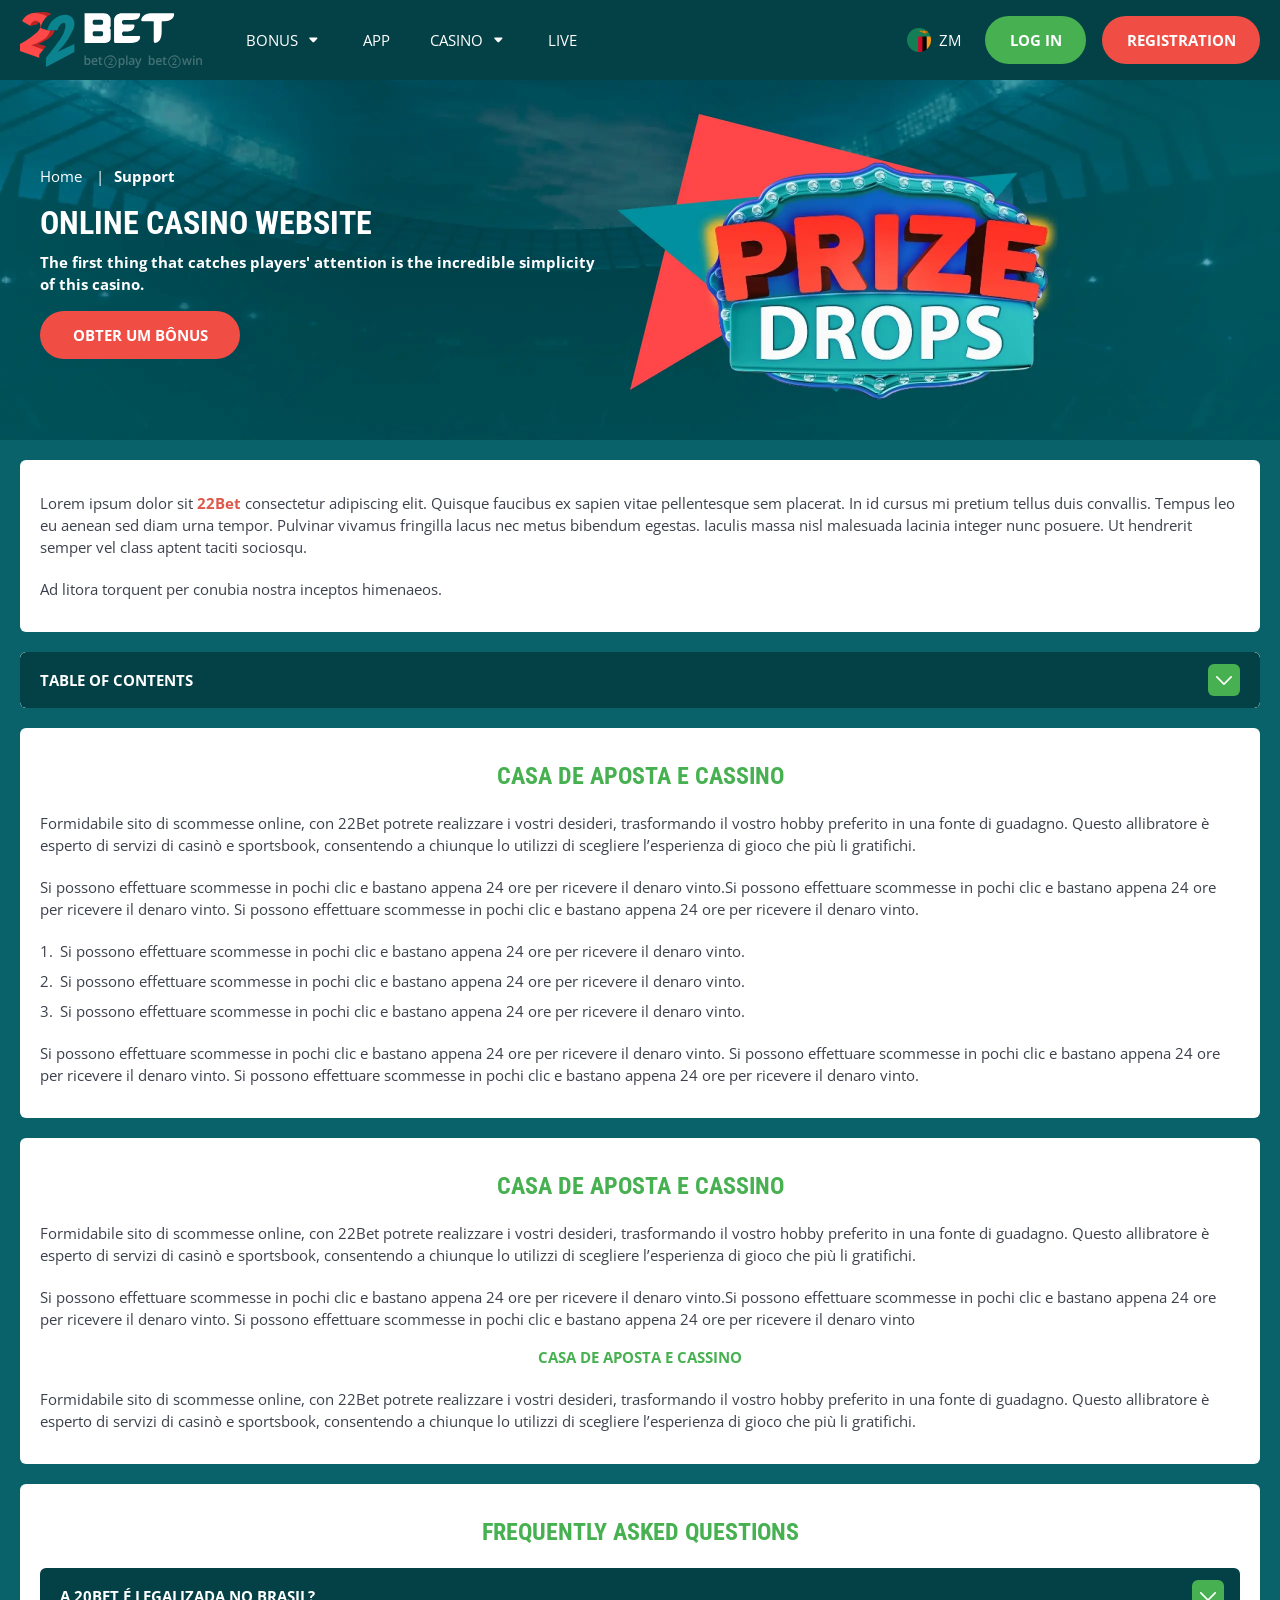
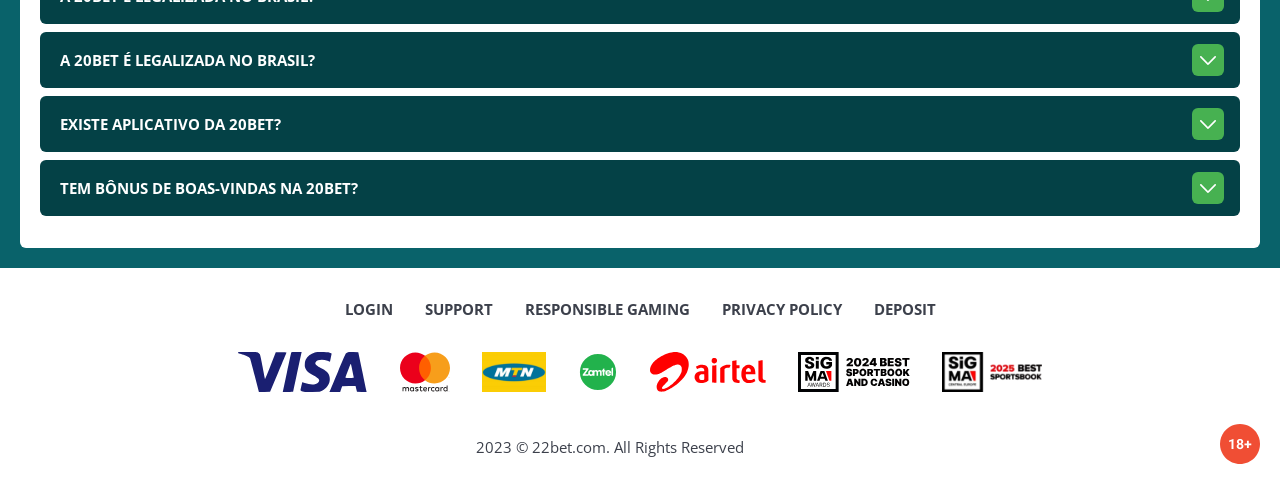
<file: support.html>
<!DOCTYPE html>
<html lang="zm">
  <head>
    <meta charset="UTF-8" />
   
    <meta name="viewport" content="width=device-width, initial-scale=1.0" />
    <title>22Bet </title>
    <meta name="description" content />
    <meta property="og:site_name" content />
    <meta property="og:title" content />
    <meta property="og:type" content="website" />
    <meta property="og:url" content />
    <meta property="og:image" content />
    <meta property="og:image:alt" content />
    <meta property="og:locale" content="zm" />
    <meta property="og:description" content />
    <link rel="preconnect" href="https://fonts.googleapis.com" />
    <link rel="preconnect" href="https://fonts.gstatic.com" crossorigin="anonymous" />
   <link href="https://fonts.googleapis.com/css2?family=Open+Sans:ital,wght@0,300..800;1,300..800&display=swap" rel="stylesheet">
<link href="https://fonts.googleapis.com/css?family=Roboto+Condensed&display=swap" rel="stylesheet">

   <link rel="stylesheet" href="./css/reset.css" />
    <link rel="stylesheet" href="./css/main.css" />
    <link rel="stylesheet" href="./css/media.css"/>
    <link rel="icon" href="./images/Group.png" type="image/x-icon"/>
    <script
    src="https://code.jquery.com/jquery-3.6.1.min.js"
    integrity="sha256-o88AwQnZB+VDvE9tvIXrMQaPlFFSUTR+nldQm1LuPXQ="
    crossorigin="anonymous"
  ></script>
  </head>
  <body>
    <header class="header">
      <section class="content header__content">
        <a href="./index.html" class="logo header__logo"
          ><img src="./images/logo.svg" alt="logo" title
        /></a>
        <button class="header__btn-menu" >
          <svg width="16px" height="16px" viewBox="0 0 16 16" xmlns="http://www.w3.org/2000/svg">
              <rect y="0" width="16" height="3" rx="1.5"></rect>
              <rect y="6.5" width="16" height="3" rx="1.5"></rect>
              <rect y="13" width="16" height="3" rx="1.5"></rect>
            </svg>
        </button>

          <nav class="menu header__menu">
            <ul class="header__menu-list">
                
              <li class="">
              <div class="header__menu-wrapper">
                <div class="js-button-expander js-button-expander--menu" >
                <a href="./bonus.html" >
                <span>Bonus</span>
              </a>
              </div>
              <div class="header__menu-wrap js-expand-content js-expand-content--menu">
                <ul >
                  <li>
                    <a href="./freeSpins.html">
                    <span>Free Spins</span>
                  </a></li>
                  <li><a href="./promoCode.html">
                    <span>Promo Code</span>
                  </a>
                </li>
                  <li><a href="./welcomeBonus.html">
                    <span>Welcome Bonus</span>
                  </a>
                </li>
                <li><a href="./vip.html">
                    <span>VIP</span>
                  </a>
                </li>
                </ul>
              </div>
              </div>
               <a href="./bonus.html" class="header__menu-item">
                <span>Bonus</span>
              </a>
            </li>
              <li>
                <a href="./app.html">
                 App
                </a>
              </li>
              
              <li class="">
              <div class="header__menu-wrapper">
                <div class="js-button-expander js-button-expander--menu" >
                <a href="./casino.html" >
                <span> Casino</span>
              </a>
              </div>
              <div class="header__menu-wrap js-expand-content js-expand-content--menu">
                <ul >
                  <li>
                    <a href="./slots.html">
                    <span>Slots</span>
                  </a></li>
                 
                </ul>
              </div>
              </div>
               <a href="./casino.html" class="header__menu-item">
                <span>Casino</span>
              </a>
            </li>
               <li>
                <a href="./live.html">
               Live
                </a>
              </li>
              <li>
                    <a href="./freeSpins.html">
                    <span>Free Spins</span>
                  </a></li>
                  <li><a href="./promoCode.html">
                    <span>Promo Code</span>
                  </a>
                </li>
                  <li><a href="./welcomeBonus.html">
                    <span>Welcome Bonus</span>
                  </a>
                </li>
                <li><a href="./vip.html">
                    <span>VIP</span>
                  </a>
                </li>
             <li>
                    <a href="./slots.html">
                    <span>Slots</span>
                  </a></li>
             
             
            </ul>
            <div class="header__button header__button-menu " >
              <a href="#" class="button  button__login-menu">log in</a>
              <a href="#" class="button button__menu">registration</a>
            </div>
           
          </nav>
            <a href="" class="header__flag">
                <span><img src="./images/flag.png" alt="flag" title /></span>
                <span>zm</span>
              </a>
            <a href="#" class="button button__login">log in</a>
            <a href="#" class="button button__singup">registration</a>
            <!-- <div id="clock" class="header__time">00:00</div>
           -->
      </section>
    </header>
     <main class="main home main-page">
        <section class=" hero hero__page">
           
            <div class="background ">
              <img src="./images/layout-images/bg-support.webp" alt="hero" title />
              
            </div>
            <div class="hero__wrapper hero__wrapper-page">
              <div class="hero__data hero__data-bonus">
                <ul
                class="breadcrumbs "
                
              >
                <li
                  
                >
                  <a href="#" >
                    <span >Home</span></a
                  >
                 
                </li>
                <li
                  
                >
                  <a href="#" > <span >Support</span></a>
                 
                </li>
              </ul>
                <h1 class="title general hero__title">
                  Online Casino Website
                </h1>
                 <p class="hero__text">The first thing that catches players' attention is the incredible simplicity of this casino.</p>
               
                <a href="#" class="button  hero__button ">Obter um Bônus</a>
               
              </div>
             
            </div>
          </section>
      <section class="main__wrap main__wrap-page">
       
       <section class="content__wrapper content__wrapper-page">

         
        
       
          <section class="content article">
            <p>
             Lorem ipsum dolor sit <a href="#">22Bet</a> consectetur adipiscing elit. Quisque faucibus ex sapien vitae pellentesque sem placerat. In id cursus mi pretium tellus duis convallis. Tempus leo eu aenean sed diam urna tempor. Pulvinar vivamus fringilla lacus nec metus bibendum egestas. Iaculis massa nisl malesuada lacinia integer nunc posuere. Ut hendrerit semper vel class aptent taciti sociosqu.
            </p>
            <p>
             Ad litora torquent per conubia nostra inceptos himenaeos.
            </p>
          </section>
        
        
              <section class="content menu-review__content">
              

            
                <div class="menu__review-desk menu__review-content">Table of Contents</div>
                <ul class="menu__review menu__review-list">
                  <li><a href="#">Casa de Aposta e Cassino</a></li>
                    <li><a href="#">Casa de Aposta e Cassino</a></li>
                      <li><a href="#">Casa de Aposta e Cassino</a></li>
                        <li><a href="#">Casa de Aposta e Cassino</a></li>
                          <li><a href="#">Frequently Asked Questions</a></li>
                 
                </ul>
             
          
          </section>
          
        
          <section class="content article">
            <h2 class="title high article__title">Casa de Aposta e Cassino</h2>
             
            <p>
             Formidabile sito di scommesse online, con 22Bet potrete realizzare i vostri desideri, trasformando il vostro hobby preferito in una fonte di guadagno. Questo allibratore è esperto di servizi di casinò e sportsbook, consentendo a chiunque lo utilizzi di scegliere l’esperienza di gioco che più li gratifichi.
            </p>
            <p>
             Si possono effettuare scommesse in pochi clic e bastano appena 24 ore per ricevere il denaro vinto.Si possono effettuare scommesse in pochi clic e bastano appena 24 ore per ricevere il denaro vinto. Si possono effettuare scommesse in pochi clic e bastano appena 24 ore per ricevere il denaro vinto.
            </p>
           <ol>
              <li>Si possono effettuare scommesse in pochi clic e bastano appena 24 ore per ricevere il denaro vinto.</li>
              <li>Si possono effettuare scommesse in pochi clic e bastano appena 24 ore per ricevere il denaro vinto.</li>
              <li>Si possono effettuare scommesse in pochi clic e bastano appena 24 ore per ricevere il denaro vinto.</li>
            </ol>
            <p>Si possono effettuare scommesse in pochi clic e bastano appena 24 ore per ricevere il denaro vinto. Si possono effettuare scommesse in pochi clic e bastano appena 24 ore per ricevere il denaro vinto. Si possono effettuare scommesse in pochi clic e bastano appena 24 ore per ricevere il denaro vinto.</p>
          </section>
         
         
           <section class="content article">
            <h2 class="title high article__title">Casa de Aposta e Cassino</h2>
            <p>Formidabile sito di scommesse online, con 22Bet potrete realizzare i vostri desideri, trasformando il vostro hobby preferito in una fonte di guadagno. Questo allibratore è esperto di servizi di casinò e sportsbook, consentendo a chiunque lo utilizzi di scegliere l’esperienza di gioco che più li gratifichi.</p>
            <p>Si possono effettuare scommesse in pochi clic e bastano appena 24 ore per ricevere il denaro vinto.Si possono effettuare scommesse in pochi clic e bastano appena 24 ore per ricevere il denaro vinto. Si possono effettuare scommesse in pochi clic e bastano appena 24 ore per ricevere il denaro vinto</p>
            <h3>Casa de Aposta e Cassino</h3>
            <p>Formidabile sito di scommesse online, con 22Bet potrete realizzare i vostri desideri, trasformando il vostro hobby preferito in una fonte di guadagno. Questo allibratore è esperto di servizi di casinò e sportsbook, consentendo a chiunque lo utilizzi di scegliere l’esperienza di gioco che più li gratifichi.</p>
           </section>

          <section class="content faq">
            <h2 class="title high faq__title">Frequently Asked Questions</h2>
            <ul class="faq__list " >
              <li class="faq__item"  >
                <h3 class="title medium faq__subtitle js-button-expander js-button-expander--faq"  >A 20Bet é legalizada no Brasil?
                 </h3>
                <div  class="faq__answer js-expand-content js-expand-content--faq" >
                  <p  >
                    Sim, a casa de apostas tem licença emitida por Curaçao, que é reconhecida no Brasil e a permite atuar por aqui.
                  </p>
                </div>
              </li>
              <li class="faq__item"  >
                <h3 class="title medium faq__subtitle js-button-expander js-button-expander--faq"  >A 20Bet é legalizada no Brasil?</h3>
                <div class="faq__answer js-expand-content js-expand-content--faq" >
                  <p  >
                    Sim, a casa de apostas tem licença emitida por Curaçao, que é reconhecida no Brasil e a permite atuar por aqui.
                  </p>
                </div>
              </li> 
              <li class="faq__item"  >
                <h3 class="title medium faq__subtitle js-button-expander js-button-expander--faq"  >Existe aplicativo da 20Bet?</h3>
                <div class="faq__answer js-expand-content js-expand-content--faq" >
                  <p  >
                   Sim, disponível para sistemas operacionais iOS e Android.
                  </p>
                </div>
              </li> 
              <li class="faq__item"  >
                <h3 class="title medium faq__subtitle js-button-expander js-button-expander--faq"  >Tem bônus de boas-vindas na 20Bet?</h3>
                <div class="faq__answer js-expand-content js-expand-content--faq" >
                  <p  >
                   O pacote especial para novos usuários da 20Bet paga 100% sobre o primeiro depósito, com limite de 600 BRL.
                  </p>
                </div>
              </li> 
             
            </ul>
          </section>
          
        </section> 
      
        <div class=""  onclick="scrollToTop()">
          <button class="main__arrow" id="scrollToTopBtn"></button>
        </div> 
        
      </section>
    </main> 
      <footer class=" footer ">
      <section class="content footer__content">
        <ul class="footer__menu">
         <li><a href="./login.html">Login</a></li>
         <li><a href="./support.html">Support</a></li>
         <li><a href="./responsible.html">Responsible Gaming</a></li>
         <li><a href="./policy.html">Privacy Policy</a></li>
         <li><a href="./deposit.html">Deposit</a></li>
        </ul>
       
        <ul class="footer__cards-list">
           
            <li>
              <a href="#"
                ><img src="./images/footer-img1.svg" alt="cardpay" title
              /></a>
            </li>
             <li>
              <a href="#"
                ><img src="./images/footer-img2.svg" alt="cardpay" title
              /></a>
            </li>
             <li>
              <a href="#"
                ><img src="./images/footer-img3.svg" alt="cardpay" title
              /></a>
            </li>
             <li>
              <a href="#"
                ><img src="./images/footer-img4.svg" alt="cardpay" title
              /></a>
            </li>
             <li>
              <a href="#"
                ><img src="./images/footer-img5.svg" alt="cardpay" title
              /></a>
            </li>
             <li>
              <a href="#"
                ><img src="./images/footer-img6.svg" alt="cardpay" title
              /></a>
            </li>
             <li>
              <a href="#"
                ><img src="./images/footer-img7.svg" alt="cardpay" title
              /></a>
            </li>
           
            
          </ul>
       
        <div class="footer__wrapp">
          <div class="footer__text">
           
            <p>2023 &copy; 22bet.com. All Rights Reserved
</p>
           
          </div>
          <div class="footer__age">
            <img src="./images/age.svg" alt="age" title />
          </div>
        </div>
      
      </section>
    </footer>
    <script src="./js/arrowUp.js" defer></script>
    <script src="./js/sidebar.js" defer></script>
    <script src="./js/expander.js" defer></script>
    <script src="./js/mobile-menu.js" defer></script>
    <!-- <script src="./js/clock.js" defer></script> -->
  </body>
</html>
</file>
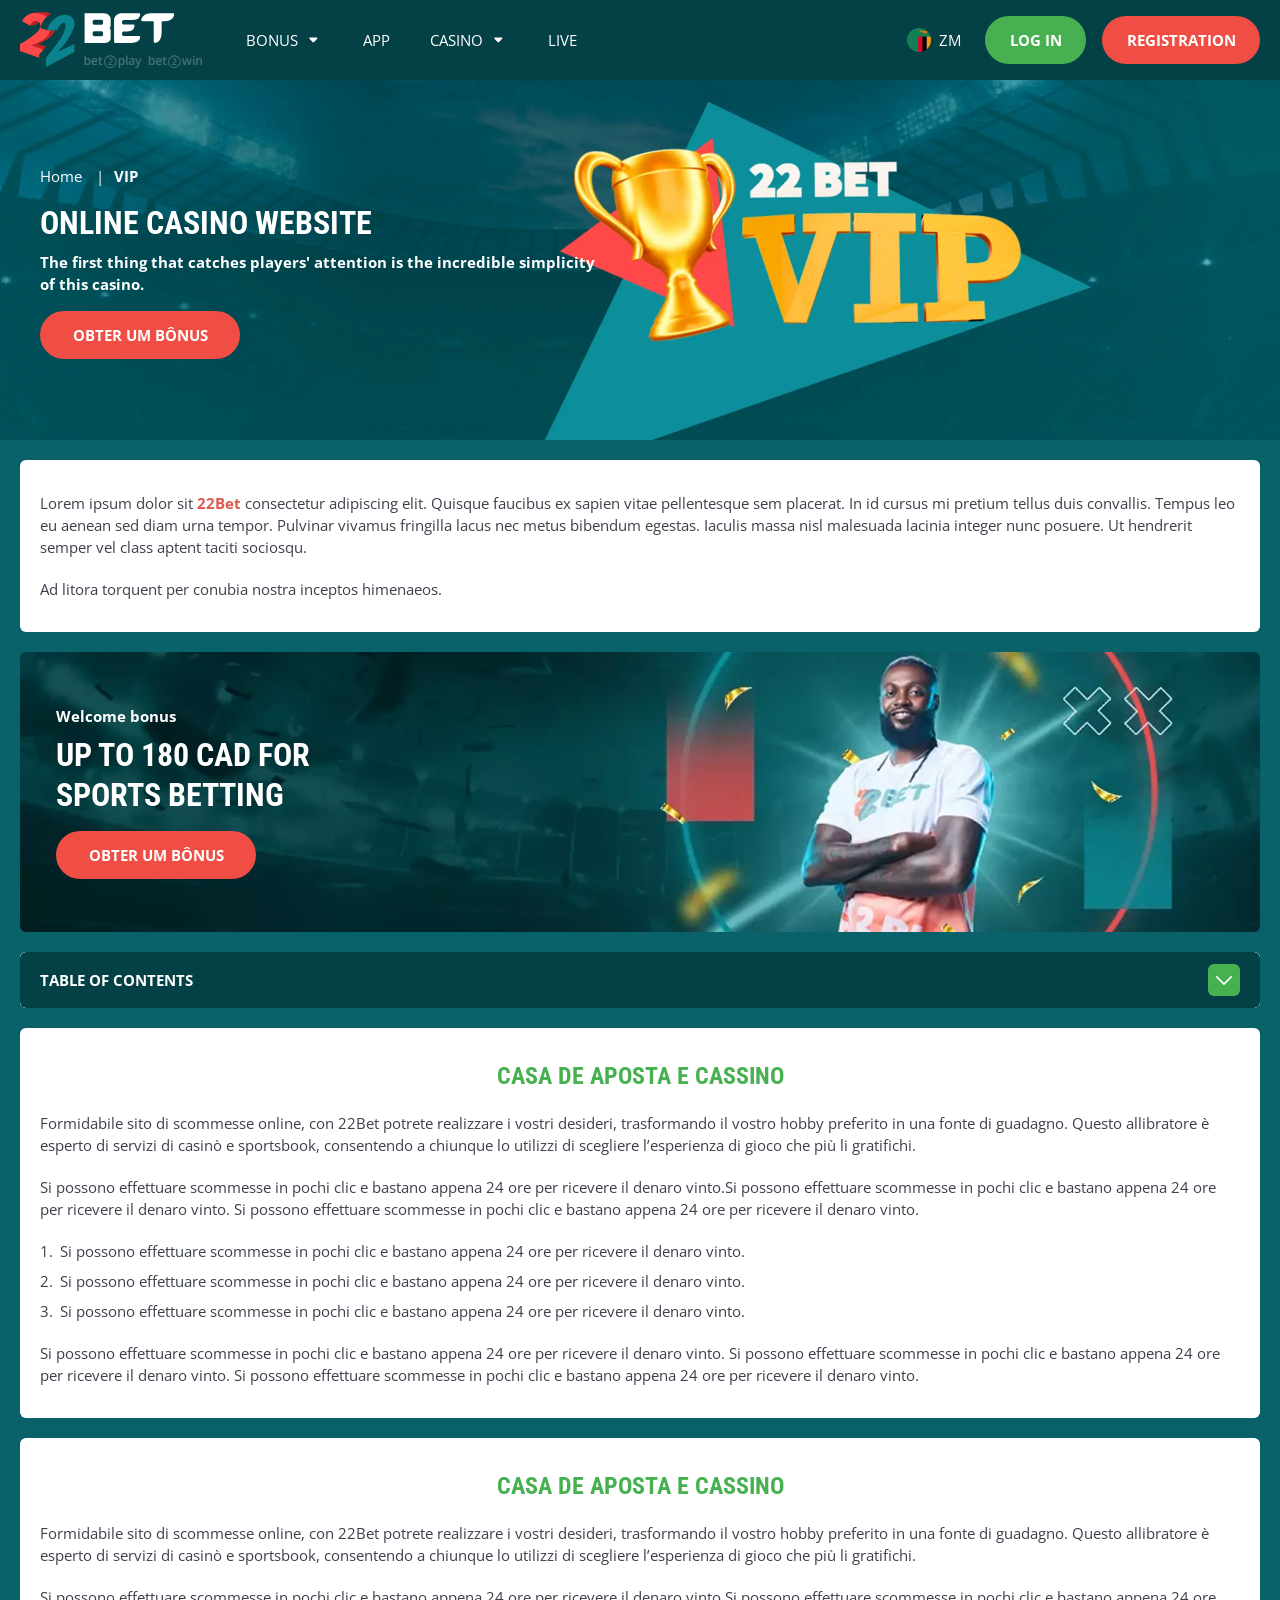
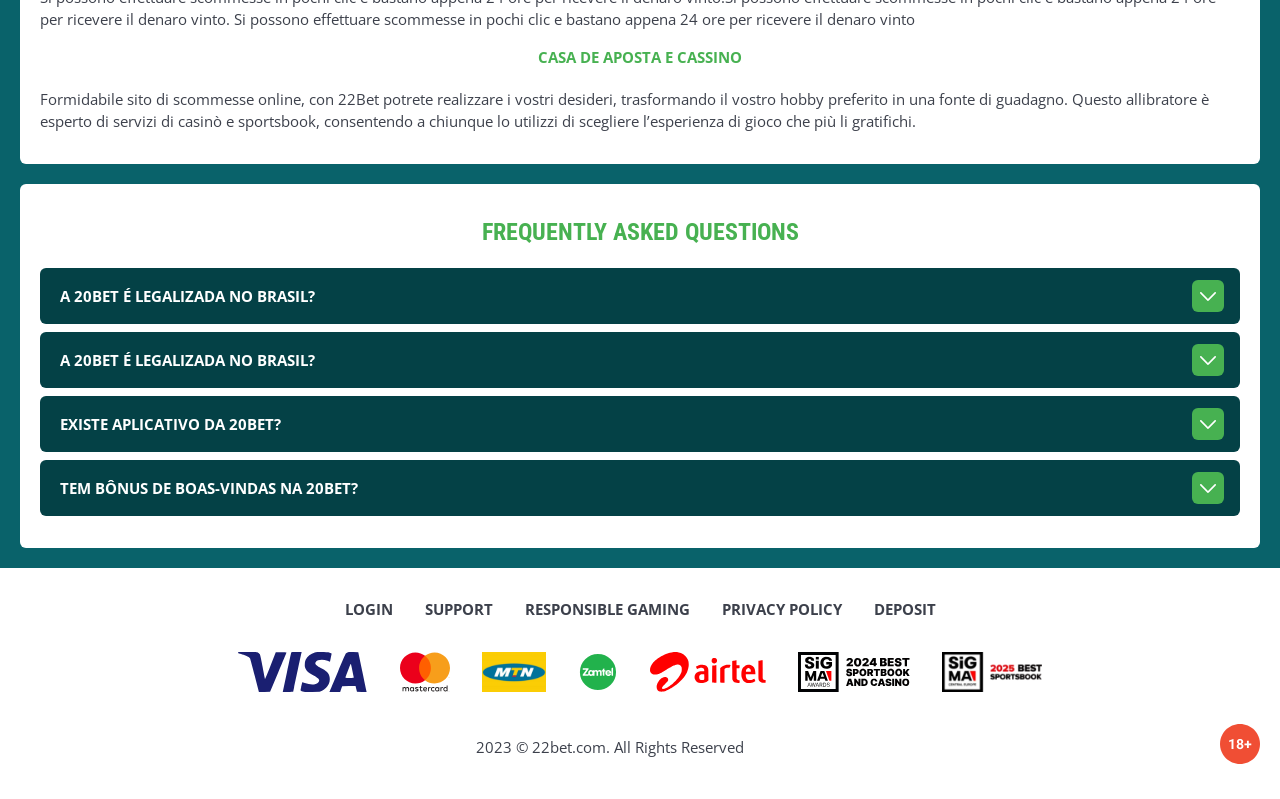
<file: vip.html>
<!DOCTYPE html>
<html lang="zm">
  <head>
    <meta charset="UTF-8" />
   
    <meta name="viewport" content="width=device-width, initial-scale=1.0" />
    <title>22Bet </title>
    <meta name="description" content />
    <meta property="og:site_name" content />
    <meta property="og:title" content />
    <meta property="og:type" content="website" />
    <meta property="og:url" content />
    <meta property="og:image" content />
    <meta property="og:image:alt" content />
    <meta property="og:locale" content="zm" />
    <meta property="og:description" content />
    <link rel="preconnect" href="https://fonts.googleapis.com" />
    <link rel="preconnect" href="https://fonts.gstatic.com" crossorigin="anonymous" />
   <link href="https://fonts.googleapis.com/css2?family=Open+Sans:ital,wght@0,300..800;1,300..800&display=swap" rel="stylesheet">
<link href="https://fonts.googleapis.com/css?family=Roboto+Condensed&display=swap" rel="stylesheet">

   <link rel="stylesheet" href="./css/reset.css" />
    <link rel="stylesheet" href="./css/main.css" />
    <link rel="stylesheet" href="./css/media.css"/>
    <link rel="icon" href="./images/Group.png" type="image/x-icon"/>
    <script
    src="https://code.jquery.com/jquery-3.6.1.min.js"
    integrity="sha256-o88AwQnZB+VDvE9tvIXrMQaPlFFSUTR+nldQm1LuPXQ="
    crossorigin="anonymous"
  ></script>
  </head>
  <body>
    <header class="header">
      <section class="content header__content">
        <a href="./index.html" class="logo header__logo"
          ><img src="./images/logo.svg" alt="logo" title
        /></a>
        <button class="header__btn-menu" >
          <svg width="16px" height="16px" viewBox="0 0 16 16" xmlns="http://www.w3.org/2000/svg">
              <rect y="0" width="16" height="3" rx="1.5"></rect>
              <rect y="6.5" width="16" height="3" rx="1.5"></rect>
              <rect y="13" width="16" height="3" rx="1.5"></rect>
            </svg>
        </button>

          <nav class="menu header__menu">
            <ul class="header__menu-list">
                
              <li class="">
              <div class="header__menu-wrapper">
                <div class="js-button-expander js-button-expander--menu" >
                <a href="./bonus.html" >
                <span>Bonus</span>
              </a>
              </div>
              <div class="header__menu-wrap js-expand-content js-expand-content--menu">
                <ul >
                  <li>
                    <a href="./freeSpins.html">
                    <span>Free Spins</span>
                  </a></li>
                  <li><a href="./promoCode.html">
                    <span>Promo Code</span>
                  </a>
                </li>
                  <li><a href="./welcomeBonus.html">
                    <span>Welcome Bonus</span>
                  </a>
                </li>
                <li><a href="./vip.html">
                    <span>VIP</span>
                  </a>
                </li>
                </ul>
              </div>
              </div>
               <a href="./bonus.html" class="header__menu-item">
                <span>Bonus</span>
              </a>
            </li>
              <li>
                <a href="./app.html">
                 App
                </a>
              </li>
              
              <li class="">
              <div class="header__menu-wrapper">
                <div class="js-button-expander js-button-expander--menu" >
                <a href="./casino.html" >
                <span> Casino</span>
              </a>
              </div>
              <div class="header__menu-wrap js-expand-content js-expand-content--menu">
                <ul >
                  <li>
                    <a href="./slots.html">
                    <span>Slots</span>
                  </a></li>
                 
                </ul>
              </div>
              </div>
               <a href="./casino.html" class="header__menu-item">
                <span>Casino</span>
              </a>
            </li>
               <li>
                <a href="./live.html">
               Live
                </a>
              </li>
              <li>
                    <a href="./freeSpins.html">
                    <span>Free Spins</span>
                  </a></li>
                  <li><a href="./promoCode.html">
                    <span>Promo Code</span>
                  </a>
                </li>
                  <li><a href="./welcomeBonus.html">
                    <span>Welcome Bonus</span>
                  </a>
                </li>
                <li><a href="./vip.html">
                    <span>VIP</span>
                  </a>
                </li>
             <li>
                    <a href="./slots.html">
                    <span>Slots</span>
                  </a></li>
             
             
            </ul>
            <div class="header__button header__button-menu " >
              <a href="#" class="button  button__login-menu">log in</a>
              <a href="#" class="button button__menu">registration</a>
            </div>
           
          </nav>
            <a href="" class="header__flag">
                <span><img src="./images/flag.png" alt="flag" title /></span>
                <span>zm</span>
              </a>
            <a href="#" class="button button__login">log in</a>
            <a href="#" class="button button__singup">registration</a>
            <!-- <div id="clock" class="header__time">00:00</div>
           -->
      </section>
    </header>
     <main class="main home main-page">
        <section class=" hero hero__page">
           
            <div class="background background-page">
              <img src="./images/layout-images/bg-vip.webp" alt="hero" title />
              
            </div>
            <div class="hero__wrapper hero__wrapper-page">
              <div class="hero__data hero__data-bonus">
                <ul
                class="breadcrumbs "
                
              >
                <li
                  
                >
                  <a href="#" >
                    <span >Home</span></a
                  >
                 
                </li>
                <li
                  
                >
                  <a href="#" > <span >VIP</span></a>
                 
                </li>
              </ul>
                <h1 class="title general hero__title">
                  Online Casino Website
                </h1>
                 <p class="hero__text">The first thing that catches players' attention is the incredible simplicity of this casino.</p>
               
                <a href="#" class="button  hero__button ">Obter um Bônus</a>
               
              </div>
             
            </div>
          </section>
      <section class="main__wrap main__wrap-page">
       
       <section class="content__wrapper content__wrapper-page">

         
        
       
          <section class="content article">
            <p>
             Lorem ipsum dolor sit <a href="#">22Bet</a> consectetur adipiscing elit. Quisque faucibus ex sapien vitae pellentesque sem placerat. In id cursus mi pretium tellus duis convallis. Tempus leo eu aenean sed diam urna tempor. Pulvinar vivamus fringilla lacus nec metus bibendum egestas. Iaculis massa nisl malesuada lacinia integer nunc posuere. Ut hendrerit semper vel class aptent taciti sociosqu.
            </p>
            <p>
             Ad litora torquent per conubia nostra inceptos himenaeos.
            </p>
          </section>
         
             
             <section class="content banner">
            <div class="background banner__background banner__background-page">
              
              <img src="./images/layout-images/banner-vip.webp" alt="banner" title />
              
            </div>
            <div class="banner__info">
               <p class="banner__subtitle">Welcome bonus</p>
              <h2 class="title high banner__title-main">
                 
               up to 180 CAD
for sports betting
              </h2>
            
              <a href="#" class="button banner__button">Obter um Bônus</a>
            </div>
          </section>
        
              <section class="content menu-review__content">
              

            
                <div class="menu__review-desk menu__review-content">Table of Contents</div>
                <ul class="menu__review menu__review-list">
                  <li><a href="#">Casa de Aposta e Cassino</a></li>
                    <li><a href="#">Casa de Aposta e Cassino</a></li>
                      <li><a href="#">Casa de Aposta e Cassino</a></li>
                        <li><a href="#">Casa de Aposta e Cassino</a></li>
                          <li><a href="#">Frequently Asked Questions</a></li>
                 
                </ul>
             
          
          </section>
          
        
          <section class="content article">
            <h2 class="title high article__title">Casa de Aposta e Cassino</h2>
             
            <p>
             Formidabile sito di scommesse online, con 22Bet potrete realizzare i vostri desideri, trasformando il vostro hobby preferito in una fonte di guadagno. Questo allibratore è esperto di servizi di casinò e sportsbook, consentendo a chiunque lo utilizzi di scegliere l’esperienza di gioco che più li gratifichi.
            </p>
            <p>
             Si possono effettuare scommesse in pochi clic e bastano appena 24 ore per ricevere il denaro vinto.Si possono effettuare scommesse in pochi clic e bastano appena 24 ore per ricevere il denaro vinto. Si possono effettuare scommesse in pochi clic e bastano appena 24 ore per ricevere il denaro vinto.
            </p>
           <ol>
              <li>Si possono effettuare scommesse in pochi clic e bastano appena 24 ore per ricevere il denaro vinto.</li>
              <li>Si possono effettuare scommesse in pochi clic e bastano appena 24 ore per ricevere il denaro vinto.</li>
              <li>Si possono effettuare scommesse in pochi clic e bastano appena 24 ore per ricevere il denaro vinto.</li>
            </ol>
            <p>Si possono effettuare scommesse in pochi clic e bastano appena 24 ore per ricevere il denaro vinto. Si possono effettuare scommesse in pochi clic e bastano appena 24 ore per ricevere il denaro vinto. Si possono effettuare scommesse in pochi clic e bastano appena 24 ore per ricevere il denaro vinto.</p>
          </section>
         
         
           <section class="content article">
            <h2 class="title high article__title">Casa de Aposta e Cassino</h2>
            <p>Formidabile sito di scommesse online, con 22Bet potrete realizzare i vostri desideri, trasformando il vostro hobby preferito in una fonte di guadagno. Questo allibratore è esperto di servizi di casinò e sportsbook, consentendo a chiunque lo utilizzi di scegliere l’esperienza di gioco che più li gratifichi.</p>
            <p>Si possono effettuare scommesse in pochi clic e bastano appena 24 ore per ricevere il denaro vinto.Si possono effettuare scommesse in pochi clic e bastano appena 24 ore per ricevere il denaro vinto. Si possono effettuare scommesse in pochi clic e bastano appena 24 ore per ricevere il denaro vinto</p>
            <h3>Casa de Aposta e Cassino</h3>
            <p>Formidabile sito di scommesse online, con 22Bet potrete realizzare i vostri desideri, trasformando il vostro hobby preferito in una fonte di guadagno. Questo allibratore è esperto di servizi di casinò e sportsbook, consentendo a chiunque lo utilizzi di scegliere l’esperienza di gioco che più li gratifichi.</p>
           </section>

          <section class="content faq">
            <h2 class="title high faq__title">Frequently Asked Questions</h2>
            <ul class="faq__list " >
              <li class="faq__item"  >
                <h3 class="title medium faq__subtitle js-button-expander js-button-expander--faq"  >A 20Bet é legalizada no Brasil?
                 </h3>
                <div  class="faq__answer js-expand-content js-expand-content--faq" >
                  <p  >
                    Sim, a casa de apostas tem licença emitida por Curaçao, que é reconhecida no Brasil e a permite atuar por aqui.
                  </p>
                </div>
              </li>
              <li class="faq__item"  >
                <h3 class="title medium faq__subtitle js-button-expander js-button-expander--faq"  >A 20Bet é legalizada no Brasil?</h3>
                <div class="faq__answer js-expand-content js-expand-content--faq" >
                  <p  >
                    Sim, a casa de apostas tem licença emitida por Curaçao, que é reconhecida no Brasil e a permite atuar por aqui.
                  </p>
                </div>
              </li> 
              <li class="faq__item"  >
                <h3 class="title medium faq__subtitle js-button-expander js-button-expander--faq"  >Existe aplicativo da 20Bet?</h3>
                <div class="faq__answer js-expand-content js-expand-content--faq" >
                  <p  >
                   Sim, disponível para sistemas operacionais iOS e Android.
                  </p>
                </div>
              </li> 
              <li class="faq__item"  >
                <h3 class="title medium faq__subtitle js-button-expander js-button-expander--faq"  >Tem bônus de boas-vindas na 20Bet?</h3>
                <div class="faq__answer js-expand-content js-expand-content--faq" >
                  <p  >
                   O pacote especial para novos usuários da 20Bet paga 100% sobre o primeiro depósito, com limite de 600 BRL.
                  </p>
                </div>
              </li> 
             
            </ul>
          </section>
          
        </section> 
      
        <div class=""  onclick="scrollToTop()">
          <button class="main__arrow" id="scrollToTopBtn"></button>
        </div> 
        
      </section>
    </main> 
       <footer class=" footer ">
      <section class="content footer__content">
        <ul class="footer__menu">
         <li><a href="./login.html">Login</a></li>
         <li><a href="./support.html">Support</a></li>
         <li><a href="./responsible.html">Responsible Gaming</a></li>
         <li><a href="./policy.html">Privacy Policy</a></li>
         <li><a href="./deposit.html">Deposit</a></li>
        </ul>
       
          <ul class="footer__cards-list">
           
            <li>
              <a href="#"
                ><img src="./images/footer-img1.svg" alt="cardpay" title
              /></a>
            </li>
             <li>
              <a href="#"
                ><img src="./images/footer-img2.svg" alt="cardpay" title
              /></a>
            </li>
             <li>
              <a href="#"
                ><img src="./images/footer-img3.svg" alt="cardpay" title
              /></a>
            </li>
             <li>
              <a href="#"
                ><img src="./images/footer-img4.svg" alt="cardpay" title
              /></a>
            </li>
             <li>
              <a href="#"
                ><img src="./images/footer-img5.svg" alt="cardpay" title
              /></a>
            </li>
             <li>
              <a href="#"
                ><img src="./images/footer-img6.svg" alt="cardpay" title
              /></a>
            </li>
             <li>
              <a href="#"
                ><img src="./images/footer-img7.svg" alt="cardpay" title
              /></a>
            </li>
           
            
          </ul>
       
        <div class="footer__wrapp">
          <div class="footer__text">
           
            <p>2023 &copy; 22bet.com. All Rights Reserved
</p>
           
          </div>
          <div class="footer__age">
            <img src="./images/age.svg" alt="age" title />
          </div>
        </div>
      
      </section>
    </footer>
    <script src="./js/arrowUp.js" defer></script>
    <script src="./js/sidebar.js" defer></script>
    <script src="./js/expander.js" defer></script>
    <script src="./js/mobile-menu.js" defer></script>
    <!-- <script src="./js/clock.js" defer></script> -->
  </body>
</html>
</file>
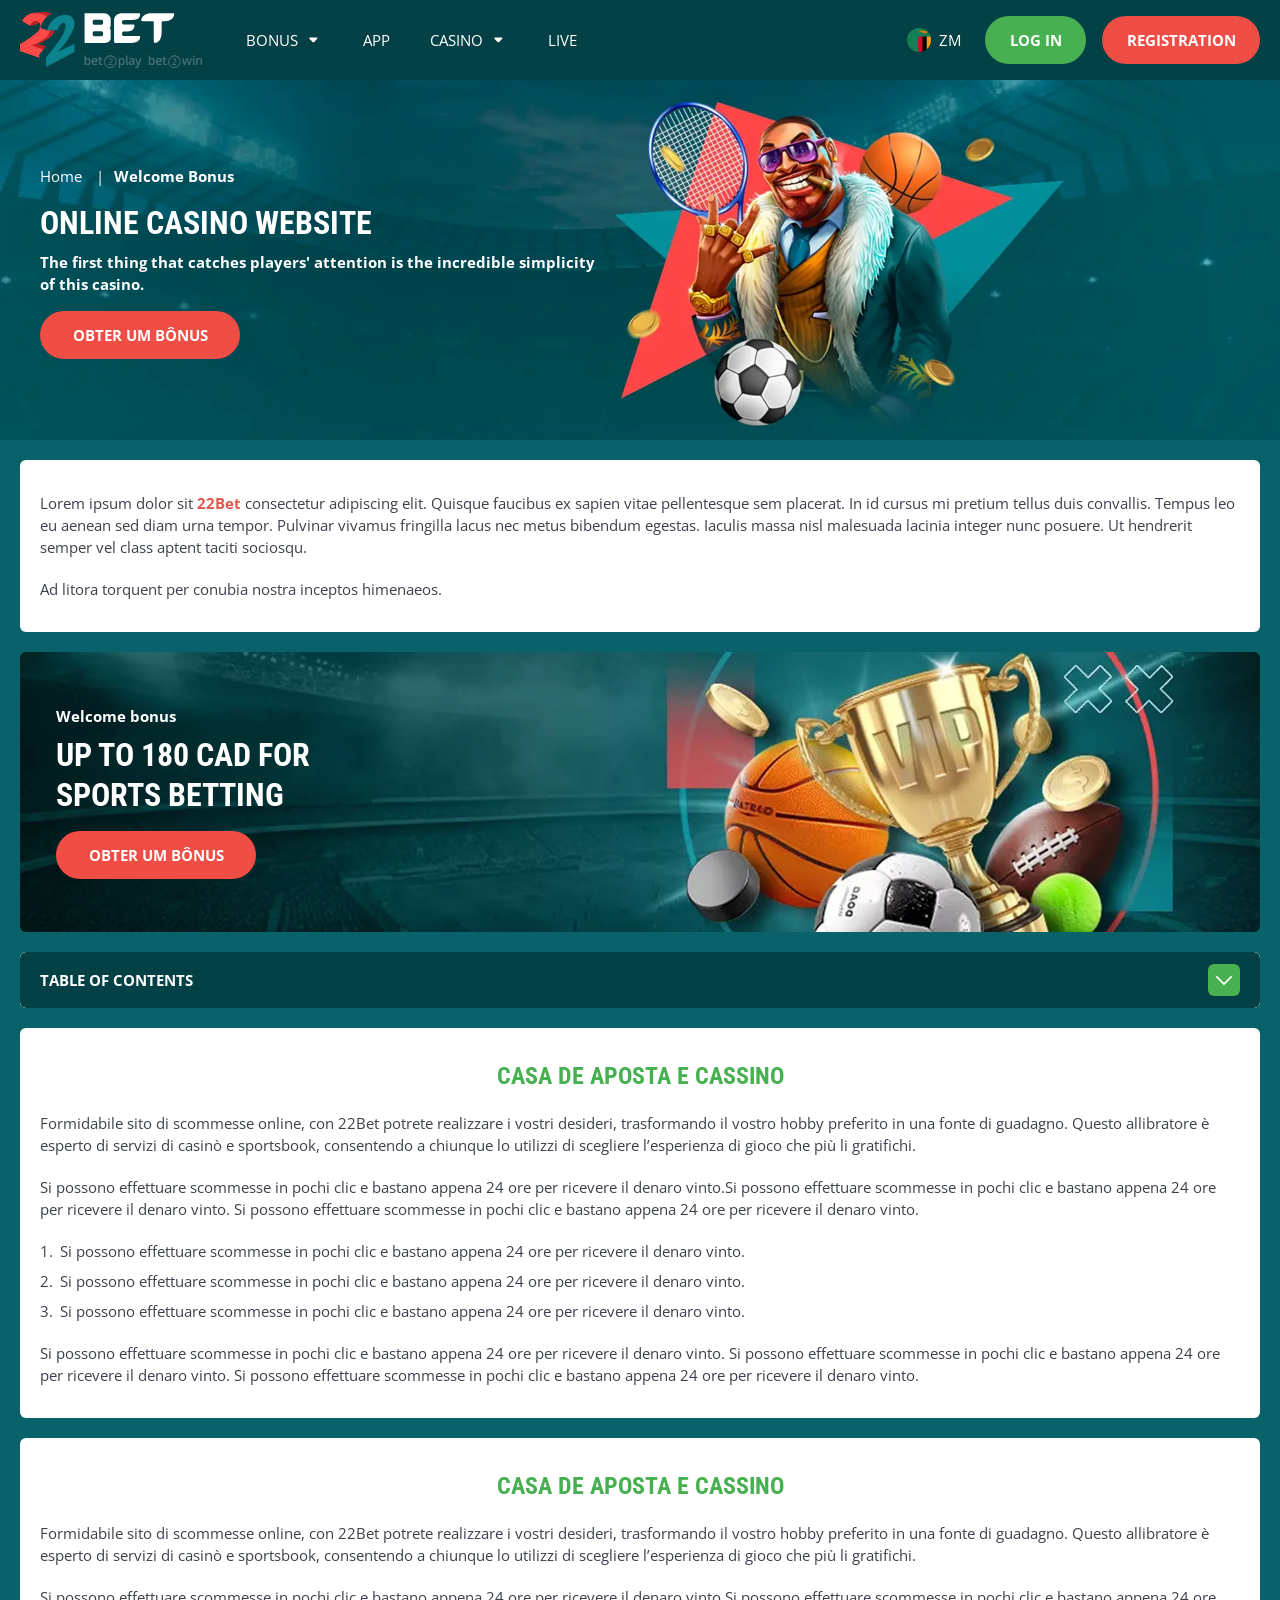
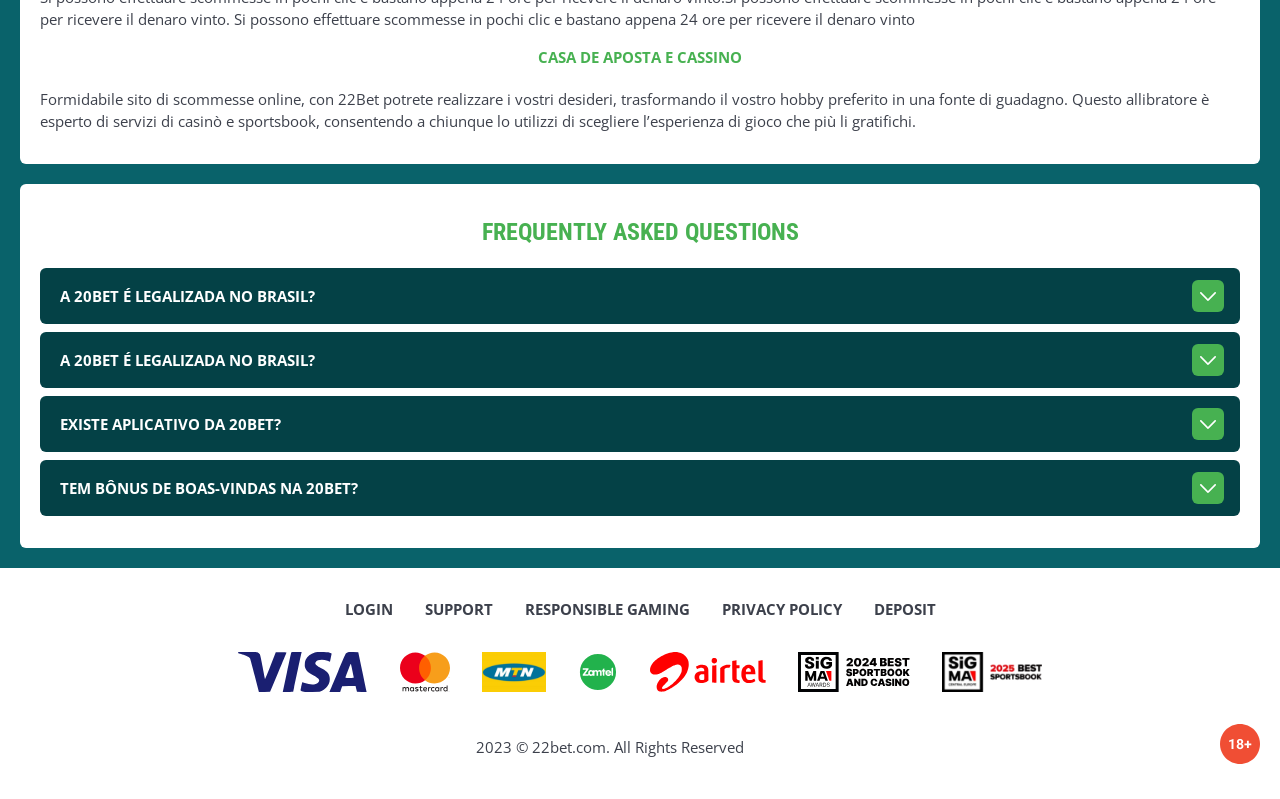
<file: welcomeBonus.html>
<!DOCTYPE html>
<html lang="zm">
  <head>
    <meta charset="UTF-8" />
   
    <meta name="viewport" content="width=device-width, initial-scale=1.0" />
    <title>22Bet </title>
    <meta name="description" content />
    <meta property="og:site_name" content />
    <meta property="og:title" content />
    <meta property="og:type" content="website" />
    <meta property="og:url" content />
    <meta property="og:image" content />
    <meta property="og:image:alt" content />
    <meta property="og:locale" content="zm" />
    <meta property="og:description" content />
    <link rel="preconnect" href="https://fonts.googleapis.com" />
    <link rel="preconnect" href="https://fonts.gstatic.com" crossorigin="anonymous" />
   <link href="https://fonts.googleapis.com/css2?family=Open+Sans:ital,wght@0,300..800;1,300..800&display=swap" rel="stylesheet">
<link href="https://fonts.googleapis.com/css?family=Roboto+Condensed&display=swap" rel="stylesheet">

   <link rel="stylesheet" href="./css/reset.css" />
    <link rel="stylesheet" href="./css/main.css" />
    <link rel="stylesheet" href="./css/media.css"/>
    <link rel="icon" href="./images/Group.png" type="image/x-icon"/>
    <script
    src="https://code.jquery.com/jquery-3.6.1.min.js"
    integrity="sha256-o88AwQnZB+VDvE9tvIXrMQaPlFFSUTR+nldQm1LuPXQ="
    crossorigin="anonymous"
  ></script>
  </head>
  <body>
    <header class="header">
      <section class="content header__content">
        <a href="./index.html" class="logo header__logo"
          ><img src="./images/logo.svg" alt="logo" title
        /></a>
        <button class="header__btn-menu" >
          <svg width="16px" height="16px" viewBox="0 0 16 16" xmlns="http://www.w3.org/2000/svg">
              <rect y="0" width="16" height="3" rx="1.5"></rect>
              <rect y="6.5" width="16" height="3" rx="1.5"></rect>
              <rect y="13" width="16" height="3" rx="1.5"></rect>
            </svg>
        </button>

          <nav class="menu header__menu">
            <ul class="header__menu-list">
                
              <li class="">
              <div class="header__menu-wrapper">
                <div class="js-button-expander js-button-expander--menu" >
                <a href="./bonus.html" >
                <span>Bonus</span>
              </a>
              </div>
              <div class="header__menu-wrap js-expand-content js-expand-content--menu">
                <ul >
                  <li>
                    <a href="./freeSpins.html">
                    <span>Free Spins</span>
                  </a></li>
                  <li><a href="./promoCode.html">
                    <span>Promo Code</span>
                  </a>
                </li>
                  <li><a href="./welcomeBonus.html">
                    <span>Welcome Bonus</span>
                  </a>
                </li>
                <li><a href="./vip.html">
                    <span>VIP</span>
                  </a>
                </li>
                </ul>
              </div>
              </div>
               <a href="./bonus.html" class="header__menu-item">
                <span>Bonus</span>
              </a>
            </li>
              <li>
                <a href="./app.html">
                 App
                </a>
              </li>
              
              <li class="">
              <div class="header__menu-wrapper">
                <div class="js-button-expander js-button-expander--menu" >
                <a href="./casino.html" >
                <span> Casino</span>
              </a>
              </div>
              <div class="header__menu-wrap js-expand-content js-expand-content--menu">
                <ul >
                  <li>
                    <a href="./slots.html">
                    <span>Slots</span>
                  </a></li>
                 
                </ul>
              </div>
              </div>
               <a href="./casino.html" class="header__menu-item">
                <span>Casino</span>
              </a>
            </li>
               <li>
                <a href="./live.html">
               Live
                </a>
              </li>
              <li>
                    <a href="./freeSpins.html">
                    <span>Free Spins</span>
                  </a></li>
                  <li><a href="./promoCode.html">
                    <span>Promo Code</span>
                  </a>
                </li>
                  <li><a href="./welcomeBonus.html">
                    <span>Welcome Bonus</span>
                  </a>
                </li>
                <li><a href="./vip.html">
                    <span>VIP</span>
                  </a>
                </li>
             <li>
                    <a href="./slots.html">
                    <span>Slots</span>
                  </a></li>
             
             
            </ul>
            <div class="header__button header__button-menu " >
              <a href="#" class="button  button__login-menu">log in</a>
              <a href="#" class="button button__menu">registration</a>
            </div>
           
          </nav>
            <a href="" class="header__flag">
                <span><img src="./images/flag.png" alt="flag" title /></span>
                <span>zm</span>
              </a>
            <a href="#" class="button button__login">log in</a>
            <a href="#" class="button button__singup">registration</a>
            <!-- <div id="clock" class="header__time">00:00</div>
           -->
      </section>
    </header>
     <main class="main home main-page">
        <section class=" hero hero__page">
           
            <div class="background ">
              <img src="./images/layout-images/bg-welcome.webp" alt="hero" title />
              
            </div>
            <div class="hero__wrapper hero__wrapper-page">
              <div class="hero__data hero__data-bonus">
                <ul
                class="breadcrumbs "
                
              >
                <li
                  
                >
                  <a href="#" >
                    <span >Home</span></a
                  >
                 
                </li>
                <li
                  
                >
                  <a href="#" > <span >Welcome Bonus</span></a>
                 
                </li>
              </ul>
                <h1 class="title general hero__title">
                  Online Casino Website
                </h1>
                 <p class="hero__text">The first thing that catches players' attention is the incredible simplicity of this casino.</p>
               
                <a href="#" class="button  hero__button ">Obter um Bônus</a>
               
              </div>
             
            </div>
          </section>
      <section class="main__wrap main__wrap-page">
       
       <section class="content__wrapper content__wrapper-page">

         
        
       
          <section class="content article">
            <p>
             Lorem ipsum dolor sit <a href="#">22Bet</a> consectetur adipiscing elit. Quisque faucibus ex sapien vitae pellentesque sem placerat. In id cursus mi pretium tellus duis convallis. Tempus leo eu aenean sed diam urna tempor. Pulvinar vivamus fringilla lacus nec metus bibendum egestas. Iaculis massa nisl malesuada lacinia integer nunc posuere. Ut hendrerit semper vel class aptent taciti sociosqu.
            </p>
            <p>
             Ad litora torquent per conubia nostra inceptos himenaeos.
            </p>
          </section>
         
             
             <section class="content banner">
            <div class="background banner__background">
              
              <img src="./images/layout-images/banner-welcome.webp" alt="banner" title />
              
            </div>
            <div class="banner__info">
               <p class="banner__subtitle">Welcome bonus</p>
              <h2 class="title high banner__title-main">
                 
               up to 180 CAD
for sports betting
              </h2>
            
              <a href="#" class="button banner__button">Obter um Bônus</a>
            </div>
          </section>
        
              <section class="content menu-review__content">
              

            
                <div class="menu__review-desk menu__review-content">Table of Contents</div>
                <ul class="menu__review menu__review-list">
                  <li><a href="#">Casa de Aposta e Cassino</a></li>
                    <li><a href="#">Casa de Aposta e Cassino</a></li>
                      <li><a href="#">Casa de Aposta e Cassino</a></li>
                        <li><a href="#">Casa de Aposta e Cassino</a></li>
                          <li><a href="#">Frequently Asked Questions</a></li>
                 
                </ul>
             
          
          </section>
          
        
          <section class="content article">
            <h2 class="title high article__title">Casa de Aposta e Cassino</h2>
             
            <p>
             Formidabile sito di scommesse online, con 22Bet potrete realizzare i vostri desideri, trasformando il vostro hobby preferito in una fonte di guadagno. Questo allibratore è esperto di servizi di casinò e sportsbook, consentendo a chiunque lo utilizzi di scegliere l’esperienza di gioco che più li gratifichi.
            </p>
            <p>
             Si possono effettuare scommesse in pochi clic e bastano appena 24 ore per ricevere il denaro vinto.Si possono effettuare scommesse in pochi clic e bastano appena 24 ore per ricevere il denaro vinto. Si possono effettuare scommesse in pochi clic e bastano appena 24 ore per ricevere il denaro vinto.
            </p>
           <ol>
              <li>Si possono effettuare scommesse in pochi clic e bastano appena 24 ore per ricevere il denaro vinto.</li>
              <li>Si possono effettuare scommesse in pochi clic e bastano appena 24 ore per ricevere il denaro vinto.</li>
              <li>Si possono effettuare scommesse in pochi clic e bastano appena 24 ore per ricevere il denaro vinto.</li>
            </ol>
            <p>Si possono effettuare scommesse in pochi clic e bastano appena 24 ore per ricevere il denaro vinto. Si possono effettuare scommesse in pochi clic e bastano appena 24 ore per ricevere il denaro vinto. Si possono effettuare scommesse in pochi clic e bastano appena 24 ore per ricevere il denaro vinto.</p>
          </section>
         
         
           <section class="content article">
            <h2 class="title high article__title">Casa de Aposta e Cassino</h2>
            <p>Formidabile sito di scommesse online, con 22Bet potrete realizzare i vostri desideri, trasformando il vostro hobby preferito in una fonte di guadagno. Questo allibratore è esperto di servizi di casinò e sportsbook, consentendo a chiunque lo utilizzi di scegliere l’esperienza di gioco che più li gratifichi.</p>
            <p>Si possono effettuare scommesse in pochi clic e bastano appena 24 ore per ricevere il denaro vinto.Si possono effettuare scommesse in pochi clic e bastano appena 24 ore per ricevere il denaro vinto. Si possono effettuare scommesse in pochi clic e bastano appena 24 ore per ricevere il denaro vinto</p>
            <h3>Casa de Aposta e Cassino</h3>
            <p>Formidabile sito di scommesse online, con 22Bet potrete realizzare i vostri desideri, trasformando il vostro hobby preferito in una fonte di guadagno. Questo allibratore è esperto di servizi di casinò e sportsbook, consentendo a chiunque lo utilizzi di scegliere l’esperienza di gioco che più li gratifichi.</p>
           </section>

          <section class="content faq">
            <h2 class="title high faq__title">Frequently Asked Questions</h2>
            <ul class="faq__list " >
              <li class="faq__item"  >
                <h3 class="title medium faq__subtitle js-button-expander js-button-expander--faq"  >A 20Bet é legalizada no Brasil?
                 </h3>
                <div  class="faq__answer js-expand-content js-expand-content--faq" >
                  <p  >
                    Sim, a casa de apostas tem licença emitida por Curaçao, que é reconhecida no Brasil e a permite atuar por aqui.
                  </p>
                </div>
              </li>
              <li class="faq__item"  >
                <h3 class="title medium faq__subtitle js-button-expander js-button-expander--faq"  >A 20Bet é legalizada no Brasil?</h3>
                <div class="faq__answer js-expand-content js-expand-content--faq" >
                  <p  >
                    Sim, a casa de apostas tem licença emitida por Curaçao, que é reconhecida no Brasil e a permite atuar por aqui.
                  </p>
                </div>
              </li> 
              <li class="faq__item"  >
                <h3 class="title medium faq__subtitle js-button-expander js-button-expander--faq"  >Existe aplicativo da 20Bet?</h3>
                <div class="faq__answer js-expand-content js-expand-content--faq" >
                  <p  >
                   Sim, disponível para sistemas operacionais iOS e Android.
                  </p>
                </div>
              </li> 
              <li class="faq__item"  >
                <h3 class="title medium faq__subtitle js-button-expander js-button-expander--faq"  >Tem bônus de boas-vindas na 20Bet?</h3>
                <div class="faq__answer js-expand-content js-expand-content--faq" >
                  <p  >
                   O pacote especial para novos usuários da 20Bet paga 100% sobre o primeiro depósito, com limite de 600 BRL.
                  </p>
                </div>
              </li> 
             
            </ul>
          </section>
          
        </section> 
      
        <div class=""  onclick="scrollToTop()">
          <button class="main__arrow" id="scrollToTopBtn"></button>
        </div> 
        
      </section>
    </main> 
   <footer class=" footer ">
      <section class="content footer__content">
        <ul class="footer__menu">
         <li><a href="./login.html">Login</a></li>
         <li><a href="./support.html">Support</a></li>
         <li><a href="./responsible.html">Responsible Gaming</a></li>
         <li><a href="./policy.html">Privacy Policy</a></li>
         <li><a href="./deposit.html">Deposit</a></li>
        </ul>
       
        <ul class="footer__cards-list">
           
            <li>
              <a href="#"
                ><img src="./images/footer-img1.svg" alt="cardpay" title
              /></a>
            </li>
             <li>
              <a href="#"
                ><img src="./images/footer-img2.svg" alt="cardpay" title
              /></a>
            </li>
             <li>
              <a href="#"
                ><img src="./images/footer-img3.svg" alt="cardpay" title
              /></a>
            </li>
             <li>
              <a href="#"
                ><img src="./images/footer-img4.svg" alt="cardpay" title
              /></a>
            </li>
             <li>
              <a href="#"
                ><img src="./images/footer-img5.svg" alt="cardpay" title
              /></a>
            </li>
             <li>
              <a href="#"
                ><img src="./images/footer-img6.svg" alt="cardpay" title
              /></a>
            </li>
             <li>
              <a href="#"
                ><img src="./images/footer-img7.svg" alt="cardpay" title
              /></a>
            </li>
           
            
          </ul>
       
        <div class="footer__wrapp">
          <div class="footer__text">
           
            <p>2023 &copy; 22bet.com. All Rights Reserved
</p>
           
          </div>
          <div class="footer__age">
            <img src="./images/age.svg" alt="age" title />
          </div>
        </div>
      
      </section>
    </footer>
    <script src="./js/arrowUp.js" defer></script>
    <script src="./js/sidebar.js" defer></script>
    <script src="./js/expander.js" defer></script>
    <script src="./js/mobile-menu.js" defer></script>
    <!-- <script src="./js/clock.js" defer></script> -->
  </body>
</html>
</file>
<file: css/main.css>
html{
    -webkit-text-size-adjust: 100%;
    scroll-behavior: smooth;
  }
  
  body {
      display: block;
      position: relative;
      width: 100%;
     background: #09626A;

      font-family: 'Open Sans', sans-serif;
      font-size: 15px;
      font-weight: 400;
      line-height: 22px;
      text-align: left;
      color: #3C404B;
      overflow-x: hidden;
    }
  
    
    .content {
      display: block;
      position: relative;
      width: 100%;
      max-width: 1020px;
      max-width: 100%;
      /* overflow: hidden; */
      border-radius: 6px;
      background: #ffffff;
      padding:32px 20px;
      margin: 0 auto 20px auto;
    }
    
    h1,
    h2,
    h3,
    h4,
    .title {
      display: block;
      position: relative;
      font-size: 32px;
      font-weight: 700;
      line-height: 40px;
      text-align: center;
      color: #ffffff;
    }
    
    h1,
    .title.general {
      text-transform: uppercase;
    }
    
    h2,
    .title.high {
      display: flex;
      align-items: center;
      justify-content: center;
      font-size: 24px;
      line-height: 32px;
      color: #47B151;
      text-transform: uppercase;
      font-family: 'Roboto Condensed', sans-serif;
    
    }

    
    h3,
    title.medium {
      font-size: 15px;
      line-height: 22px;
      text-align: center;
      color: #47B151;
      text-transform: uppercase;
    }
    
    article > *,
    .article > *,
    .desk > * {
      margin-top: 20px;
    }
    
    article > *:first-child,
    .article > *:first-child,
    .desk > *:first-child {
      margin-top: 0 !important;
    }
    
    article > h2,
    .article > h2,
    .desk > h2 {
      margin-top: 32px;
    }
    
    article > h3,
    .article > h3,
    .desk > h3 {
      margin-top: 16px;
    }
    
    .button {
      
      position: relative;
    display: inline-block;
      min-width: 200px;
      height: 48px;
      border-radius: 50px;
      background: #F04D44;

      overflow: hidden;
      font-size: 15px;
      font-weight: 700;
      line-height: 22px;
      text-align: center;
      text-decoration: none;
      text-transform: uppercase;
      color: #ffffff;
      white-space: nowrap;
      cursor: pointer;
      padding: 13px 24px;
      margin: 0 auto;
    
      transition: all 0.5s;
    }
    
    .button:hover {
      background: #47B151;

    }
    
    
    .header,
    .main ,.footer {
      display: flex;
      position: relative;
      justify-content: space-between;
      align-items: center;
     
      max-width: 1440px;
      max-width: 100%;
      
      margin: 0 auto;
    }
    
    .background{
      display: block;
      position: absolute;
      bottom: 0;left: 0;
      height: 100%;
      width: 100%;
      overflow: hidden;
    }
    
    .background img{
      position: relative;
      width: 100%;height: 100%;object-fit: cover;
      
    }

    .background-page img{
      border-radius: 0;
    }
    
    .images img{
      border-radius: 6px;
      width: 100%;
      height: 100%;
      overflow: hidden;
      display: block;
    }

    .faq {
      overflow-anchor: none;
    }
    
    /* -------------------HEADER---------------- */
    .header {
      position: fixed;
      top: 0;
      left: 0;
      right: 0;
      width: 100%;
      z-index: 100;
      background: #044146;

    }
    
    .header__content {
      position: relative;
      display: flex;
      flex-direction: row;
      align-items: center;
      justify-content: space-between;
      max-width: 1300px;
      max-height: 80px;
      border-radius: 0;
      background: #044146;

      padding: 16px 30px;
      margin: 0 auto;
    }
    
    .logo {
      display: block;
      position: relative;
      flex: 0 0 182px;
      margin-right: 24px;
    }
    
    .logo img {
      display: block;
      position: relative;
      width: auto;
      max-height: 56px;
    }
    
    .logo:hover{
      transform: scale(1.1);
    }
    .header__menu {
      display: flex;
      white-space: nowrap;
      max-height: calc(100vh - 70px);
    /* overflow-y: auto; */
    }
    
    
    
    .header__menu-list {
      display: flex;
      justify-content: center;
      align-items: center;
      white-space: nowrap;
      flex: 1 1 auto;
      
      border-radius: 50px;
     


    }
    .header__menu-list li {
      display: block;
      padding:  13px 20px;
    }
    
    .header__menu-list li a {
      display: inline-flex;
      position: relative;
      align-items: center;
      font-weight: 400;
      font-size: 15px;
      line-height: 22px;
      text-transform: uppercase;
      color:#FFFFFF;
      transition: all 0.5s;
     
    }
    
    .header__menu-list li:hover {
    background: #0B626A;

border-radius: 50px;
      
    }
    
    .menu a{
      display: none;
    }
    
  
    span {
      display: inline-block;
    }
    
    .header__menu-list a img,
    .header__flag img {
      width: 24px;
      height: 24px;
      vertical-align: middle;
    }
    
    /* .header__menu-list a span:last-child {
      margin-left: 16px;
    } */
    
    .header__flag span:first-child {
      flex: 0 1 24px;
      margin-right: 8px;
      
    }

    .header__menu-wrap {
    display: none;
    display: block;
    position: absolute;
    left: 0;
    top: 55px;
    min-width: 120px;
    height: auto;
   background: #044146;
    border-radius: 6px;
    padding: 8px 16px;
    z-index: 100;
    overflow-y: hidden;
}

.header__menu-wrap ul{
  display: flex;
  flex-direction: column;
  gap: 8px;
}
.header__menu-wrap ul li{
  padding: 0;
}

.header__menu-wrap ul li:hover{
  background: none;
  
}
.header__menu-list li:first-child a ,.header__menu-list li:nth-child(3) a{
    position: relative;
    padding-right: 25px;
}

.header__menu-list .header__menu-item {
    display: none;
}

.header__menu-list li:first-child .header__menu-item {
    padding-left: 0;
}


.header__menu-list > li {
  position: relative;
}

.header__menu-wrap ul li:nth-last-child(-n+4){
  display: block;
}

.header__menu-list li:nth-last-child(-n+5) {
    display: none;
}

.header__menu-list li .header__menu-wrap ul li a{
  color:#FFFFFF !important;
  padding-right: 12px;
}

.header__menu-list li .header__menu-wrap ul li a:hover{
text-decoration: underline !important;
}

.header__menu-list li .header__menu-wrap ul li a::after{
  display: none;
}

.header__menu-wrap.js-expand-content.expanded {
  height: auto;
}
.header__menu-list li:first-child a::after, .header__menu-list li:nth-child(3) a::after{
  content: '';
  display: block;position: absolute;
  width: 20px;height: 20px;
  right: 0;
  top: 50%;
  transform: translateY(-50%);
  background: url(../images/menu-arrowDown.svg) no-repeat center center / contain;
  transition: transform 0.5s ease;
}

.header__menu-list li:first-child.active a::after,.header__menu-list li:nth-child(3).active a::after{
transform: translateY(-50%) rotate(180deg);
}

.header__menu-list li:first-child:hover a::after,.header__menu-list li:nth-child(3):hover a::after{
transform: translateY(-50%) rotate(180deg);
}

li.active .header__menu-wrap{
display: flex;
  gap: 8px;
}
    .header__flag {
      display: flex
;
    align-items: center;
      margin-left: auto;
      color:#ffffff;
      text-transform: uppercase;
      margin-right: 24px;
    }

    .button__login{
        margin-left: auto;
    }

    .button__login{
      line-height: 22px;
        min-width: 101px;
       background: #47B151;

        padding: 13px 24px;
        margin: 0 16px 0 0;
    }
    
 .button__singup{
  line-height: 22px;
  min-width: 158px;
  padding: 13px 24px;
 background: #F04D44;

    margin: 0;
 }

 .button__singup:hover{
  background: #47B151;

 }
    .header__time{
        color:#FFFFFF;
        position: relative;
        margin-left: 24px;
    }

   
    .button__login:hover {
     background: #F04D44;

    }
    
    .header__btn-menu{
      display: block;
      flex: 0 1 auto;
      min-width: 0;
      border:1px solid #ffffff; 
      border-radius: 10px;
      background: #054146;

      padding: 12px;
      margin-left: 12px;
      order: 3;
     
      
    }
    
    
    svg {
      position: relative;
      fill: #ffffff;
      line-height: 1;
      vertical-align: 1;
    }
    
     
    
     
    
    
    /* ------------------ MAIN------------- */
    .main.home{
      display: flex;
     
    }
    
    .main__wrap {
      display: flex;
      position: relative;
      flex: 1 1 100%;
      justify-content: center;
      align-items: stretch;
      max-width: 1300px;
      padding: 20px 30px;
      margin: 0 auto;
    }
    
    
    
   
    .menu__review-content::after {
      content: "";
      position: absolute;
      right: 20px;
      top:50%;
      transform: translateY(-50%);
      width: 32px;
      height: 32px;
     background: url(../images/faq-arrowDown.svg) no-repeat center center / contain;
      transition:  all 0.5s;
    }

   
    
   
    
    .menu__review-content.active::after {
      transform: translateY(-50%) rotate(180deg);
    }
    
    .menu-review__content{
     overflow: hidden;
      padding: 0;
      margin-bottom: 20px;
      
      
    }
  
    .menu__review-content{
      position: relative;
      padding:17px 60px 17px 20px;
      color: #ffffff;
      font-weight: 700;
      border-radius: 6px;
      text-transform: uppercase;
background: #044146;

    }

    
    .menu__review-content.active{
     
    }
    
    .menu__review li a {
     color: #3C404B;
      position: relative;
     display: flex;
    }
  
    .menu__review li:hover a{
      color: #DE594C;
      font-weight: 700;
      font-size: 15px;
      
    }

    .menu__review li:hover{
      /* border-left: 2px solid #054146; */
     
    }
   
   
     
    .menu__review.active{
      display: block;
      background: #ffffff;
      border-radius: 0 0 6px 6px;
    }
    .menu__review-list{
      padding: 0;
    }
    .menu__review-list li{
      padding: 8px 16px;
    }
    .content__wrapper {
      
    
      flex: 0 1 100% ;
    }

    
  
      
    /* -----------hero ----------- */
    .content__wrapper{
      position: relative;
       
     
    
    }
    
    .hero{
      padding: 0;
      min-height: 360px;
      display: flex;
      background:none;
  
      align-items: center;
      padding: 24px 24px 24px 0;
  }
    
    .hero__wrapper {
     
      display: flex;
      align-items: center;
     
    }
    
  
    .hero__data{
    display: block;
      position: relative;
        max-width: 610px;
      padding: 12px; 
    }
    
    .hero__title{
      margin-bottom: 8px;
      text-align: start;
      font-family: 'Roboto Condensed', sans-serif;
      
    }
  
    .hero__data p{
      color:#ffffff;
      font-weight: 700;
      text-transform: none;
      margin-bottom: 16px;
    }
    
    
    .hero__rating {
      display: flex;
      font-weight: 700;
      align-items: center;
      text-transform: uppercase;
      color:#ffffff;
      margin-bottom: 8px;
    }
    
    .hero__rating p{
       text-transform: uppercase;
     margin-right: 10px;
     margin-bottom: 0;
    
     
    }
    .hero__button{
      display: inline-block;
    
      
      
      
      
    }

    .hero__data  li:nth-child(1) span{
      font-weight: 400;
      padding-left: 0;
    }
    .hero__data span{
      font-size: 15px;
      font-weight: 700;
      line-height: 18px;
     
        color:#FFFFFF;
        white-space: nowrap;
    }

    
    
   .hero__data .hero__span{
      font-weight: 400;
      font-size: 12px;line-height: 18px;
      color:#ffffff;
    }
    
    
    
 

/* ------------features------ */
.features{
 
}
  
.features__wrap {
  display: flex;
  gap:20px;
}
.features__list,
.features__table {
  width: calc(50% - 10px);
  
  border-radius: 6px;
  

}

.features__title{
  margin-bottom: 16px;

}

.features__list li {
  display: flex;
  gap: 8px;
  position: relative;
   padding: 8px 16px ;
}

/* .features__list li + li,
.features__table tr + tr {
  margin-top: 8px;
} */

.features__table tr,.features__list li{
background: #F2F3F7;

border-radius: 6px;
  color:#3C404B;
}

.features__table tr + tr,.features__list li + li{
  margin-top: 4px;
}
.features__table {
border-collapse: separate;
display: flex;
width: 100%;
gap: 20px;
}

.features__table tbody{
  width: 100%;
}

.features__table tr {
  font-weight: 700;
  display: flex;
  padding: 8px 16px;
}

.features__table tr td:last-child{
  font-weight: 400;
  padding-left: 5px;
}

.features__table tr td:first-child{
  font-weight: 700;
  text-transform: uppercase;
 
 
}

.features__table td {
  width: 50%;
}



/* -------------banner---------------- */

.banner {
  display: flex;
  align-items: center;
  justify-content:flex-start;
  overflow: hidden;
  width: 100%;
  min-height: 280px;
  padding:  20px;
  background: transparent;
    border-radius: 6px;
    margin-bottom: 20px;

  
}

.banner__info {
  display: flex;
 
  flex-direction: column;
  align-items: flex-start;
  position: relative;
  max-width: 500px;
  
  text-align: center;
 
  border-radius: 20px;
  padding: 16px;
}

.banner .banner__title-main {
  flex-direction: column;
  align-items:flex-start;
  width: auto;
  font-family: 'Roboto Condensed', sans-serif;
  font-weight: 700;
  line-height: 40px;
  font-size: 32px;
  width: 60%;
  color: #FFFFFF;
  text-align: left;
  text-transform: uppercase;
  margin-bottom: 16px;
  padding-left: 0;
  padding-right: 0;
  border-left: none;
}

.banner .banner__title::after,.banner .banner__title-main::before, .banner .banner__title-main::after {
  display: none;
  
}

.banner__subtitle{
  position: relative;
  color: #FFFFFF;
  font-size: 15px;
  line-height: 22px;
  font-weight: 700;
  text-align: left;
  text-transform: none;
  
  margin-bottom: 8px;
  
}



.banner__button {
  
 margin-left:0;
}



   
        /* ----------------review------------- */
    
      
        .article {
          display: flex;
          flex-direction: column;
        }
        .article ul li{
          position: relative;
          padding-left: 15px;
          
        }
    
        .article ul li + li,.article ol li + li{
          margin-top: 8px;
        }
    
        .article ul li::before{
          content:'';
          position: absolute;
          left: 0;
          top:50%;
          transform: translateY(-50%);
          width: 6px;height: 6px;
          border-radius: 50%;
          background:#3C404B;
        }

        .article-page ul li::before{

          background:#054146;
        }

       

       
    
    
        .article  .button{
          margin: 20px auto 0 auto;
          

        }

        .article__background .article__button:hover{
          background: #2E9344;

        }
  
    

        .article a:not(.button){
            color:#DE594C; 
            font-weight: 700;
        }

        /* для нумерованного списка */

.article ol {
  counter-reset: ol;
  position: relative;
  
}

.article ol li {
  counter-increment: ol; 
  position: relative; 
  padding-left: 20px;}

.article ol li::before {
  content: counter(ol) "."; 
  display: inline-block;
  position: absolute;
  font: inherit;
  font-weight: 400;
  color: inherit;
  left: 0;
  
}
/*  */
    
        /* ------------sidebar-right----------- */
    
        .menu__casino{
          display: flex;
          flex-wrap: wrap;
          gap:8px;
          align-items: center;
          padding: 8px;
        }
    
        .menu__casino li a{
          border-radius: 10px;
          overflow: hidden;
        }
  
        .menu__casino li a img{
          display: block;
          border-radius: 12px;
        }
    
    
        .main__sidebar-right{
          margin-bottom: 0;
        }
      /* --------------rating------------------- */
      .ratings__list {
  display: flex;

  flex-wrap: wrap;
  gap: 20px;
  display: grid;
  grid-template-columns: repeat(6,1fr);
}

.ratings__list li {
  position: relative;
  display: flex;
  justify-content: center;
  flex-direction: column;
  width: 100%;

  color: #ffffff;
}

.ratings__content {
  display: flex;
  flex-direction: column;
  gap: 4px;
  margin-bottom: 16px;
  margin-top: 16px;
}

.ratings__info {
  display: flex;
  flex-direction: column-reverse;
  justify-content: center;
  align-items: center;
  font-size: 15px;
  line-height: 22px;
  font-weight: 400;
 background: #ECF5F8;

  border-radius: 6px;
  color: #185A61;
  text-transform: uppercase;
  gap: 8px;
  padding: 16px 20px ;
}

.ratings__list p {
  font-size: 15px;
  line-height: 22px;
  font-weight: 700;
  text-transform: uppercase;
 text-align: center;
  color: #185A61;
}

.ratings__img {
  display: flex;
  gap: 4px;
}

.ratings__img img {
  width: 32px;
  height: 32px;
}




.ratings__data span:first-child {
  font-weight: 700;
}

    /* ----------faq----------------------- */
    
    .faq__subtitle {
      position: relative;
      font-weight: 700;
      font-size: 15px;
      line-height: 22px;
      text-align: left;
      color: #ffffff;
 background: #044146;

      border-radius: 6px;
      text-transform: uppercase;
      cursor: pointer;
      padding: 17px 56px 17px 20px;
    }
    
    
  
    .faq__title{
      margin-bottom: 20px;
    }
    
    .faq__subtitle::after {
      content: "";
      display: block;
      position: absolute;
      top: 50%;
      transform: translateY(-50%);
      right: 16px;
      width: 32px;
      height: 32px;
      background: url(../images/faq-arrowDown.svg) no-repeat center center / contain;
      transition: transform 0.3s ease-in-out;
    }
    
    .faq__subtitle.active::after {
     
      transform: translateY(-50%) rotate(180deg); 
    }
    
    .faq__item{
      position: relative;
      
    }
    
    .faq__item + .faq__item{
      margin-top: 8px;
    }
    .faq__subtitle.active {
     border-bottom: none;
    background: #F2F3F7;
border-radius: 6px 6px 0 0;

      color: #3C404B;
    }
    
    .faq__answer {
      position: relative;
   background: #F2F3F7;

      color: #3C404B;
      border-top: none;
     border-radius:0 0 6px 6px;
      padding: 0 20px 12px 20px;
      
    }
    
    .js-expand-content {
      display: none;
      overflow: hidden;
    }
    
    .js-expand-content.expanded {
      height: 100%;
    }
    
    
    /* ---------main__arrow------ */
    .main__arrow {
      display: block;
      position: fixed;
      width: 40px;
      height: 40px;
      right: 20px;
      bottom: 80px;
       box-shadow: 0 4px 12px rgba(0, 0, 0, 0.25);
    overflow: hidden;
    border-radius: 6px;
      background: url(../images/ArrowUp.svg) no-repeat center center / contain;
      z-index: 100;
  
      
  }

  .content:last-child{
    margin-bottom: 0;
  }
    
    /* ------------footer----------------- */
    .footer{
       display: flex;
      position: relative;
     
      background: #ffffff;
       
      
    }
    
    .footer__content{
      display: flex
;
    flex-direction: column;
    align-items: center;
      gap:32px;
      max-width: 1280px;
      padding: 30px 20px;
      /* padding: 30px 10px 10px 30px; */
      background: transparent;
      margin-bottom: 0;
      
    }
    .footer__menu{
      display: flex;
      justify-content:center;
      gap: 32px;
      flex-wrap: wrap;
    }
    
   

    .footer__menu li a{
      font-weight: 700;text-transform: uppercase;
        position: relative;
        color:#3C404B;
        transition: all 0.5s;
    
    }

    .footer__menu li:hover a{
color: #5AB060;
    }
    .footer__info{
        position: relative;
    }

    
    .footer__info a{
     
      color: inherit;
    
    } 
    
    .footer__cards-list {
      display: flex;
      flex-wrap: wrap;
      align-content: center;
      justify-content: center;
      align-items: center;
      gap:32px;
      
    }
    
    
    
    .footer__cards-list li img {
      width: 100%;
      
      height: auto;
      display: block;
    }

    .footer__cards-list li{
      transition:  all 0.5s;
    }
    .footer__cards-list li:hover{
      transform: scale(1.1);
    }
    
    .footer__text{
      text-align: center;
      margin-left: auto;
      margin-right: auto;
      
    }
    
    .footer__text p{
      color: #3C404B;
      font-size: 15px;
      font-weight: 400;
      line-height: 22px;
    }
    
    .footer__text p + p {
      margin-top: 8px;
    }
    
    .footer__wrapp{
      display: flex;
      width: 100%;
      flex-direction: row;
      justify-content: space-between;
      align-items: center;
      gap: 20px;
    }
    
    
    
    .footer__age img{
     max-width: 40px;
     max-height: 40px;
    }
    
    .footer__information{
      display: flex;
      justify-content: center;
    }
    
    .footer__information li + li{
      margin-left: 24px;
    }

    .footer__copy{
color: #0B3338;
font-size: 14px;
line-height: 16.41px;
text-align: center;
    }
    
/* --------------bonus page------------- */


    .breadcrumbs {
      display: flex;
      text-align: center;
      margin-bottom: 8px;
      white-space: nowrap;
    }
    
    .breadcrumbs li:not(:last-child) a {
      padding-left: 0;
    }
    
    .breadcrumbs li a span{
      /* font-weight: 400; */
      color: #ffffff;
      padding: 10px;
    }
    
    .breadcrumbs li:first-child a:hover span{
      color: #EB5851;
    }
    
    .breadcrumbs li:last-child a {
      font-weight: 400;
      cursor: default;
    }
    
    .breadcrumbs > li:not(:last-child):after {
      content: "|";
      position: relative;
      color: #ffffff;
      
    }
    
    .main-page.home{
   
      padding-top: 80px;
      display: block;
    }
    
    .main__wrap-page{
      justify-content: flex-start
    }
    
    .home .hero__page{
     
      position: relative;
        width: 100vw;
        display: flex
    ;
        justify-content: start;
        align-items: center;
        background: linear-gradient(to right, rgba(23, 25, 35, 0.8) 100%, rgba(23, 25, 35, 0.6) 40%, rgba(23, 25, 35, 0.2) 70%, rgba(23, 25, 35, 0.8) 80%);
        padding-top: 24px;
        padding-bottom: 24px;
        padding-left: calc(50% - 620px);
        padding-right: calc(50% - 600px);
       
    }

    .hero__data-page{
      max-width: 600px;
      padding: 32px;
    }
    
    .hero__data .hero__text-page{
      font-size: 15px;
      text-transform: none;
      margin-bottom: 32px;

    }

    
    
    .content__wrapper-page{
      top:0;
    }
    
    .content.bonuses {
      padding: 0;
      background: none;
    }
    
    .bonuses__list {
  
      gap: 20px;
      display: grid;
      grid-template-columns: repeat(2, 1fr);}

            
    
    .bonuses__item {
     background: #F8F8F8;

      border-radius: 6px;
      padding: 0;
      overflow: hidden;
    }
    
    .bonuses__item > * {
      position: relative;
    }
    
    .bonuses__item + .bonuses__item {
      margin-top: 0;
    }
    
    .bonuses__item:before {
      display: none;
    }
    
    
    .bonuses__img img {
      display: block;
      width: 100%;
    }
    
    .bonuses__desc {
      margin-top: -36px;
      padding: 0 16px 40px;
    }
    
    .bonuses__desc .wrap {
     background: #FCFCFC;

      border-radius: 3px;
      color: #3C404B;
     box-shadow: 0px 4px 40px 0px #044146;

      padding: 48px 16px 24px;
      text-align: center;
    }
    
    .bonuses__icon {
      background-color: #fff;
      width: 80px;
      height: 80px;
      border-radius: 50%;
      position: absolute;
      top: -40px;
      left: 0;
      right: 0;
      margin: auto;
     
      display: flex;
      
      align-items: center;
      
      justify-content: center;
    }
    
    .title.bonuses__title {
      flex-direction: column;
      color: #0E4852;
      font-size: 24px;
      line-height: 32px;
      border: none;
      
      padding-left: 0;
      position: relative;
    }
  
    
    .bonuses__text {
      margin-top: 16px;
      color: #1A2930;
    }
    
    .bonuses__text p {
      margin-top: 0;
      color:#3C404B;
    }
    
    .bonuses__buttons {
     
      display: flex;
     
      justify-content: center;
     flex-wrap: wrap;
      gap: 8px;
      margin-top: 24px;
    }
    
    .bonuses__button {
      
      height: 48px;
      width: max-content;
      /* max-width: 268px; */
      min-width: 268px;
      font-size: 15px;
      line-height: 22px;
      font-weight: 600;
      padding: 13px 24px;
      /* width: calc(50% - 8px); */
      margin: 0;
    }
    
    .bonuses__button:first-child {
     background: #F04D44;

     
    }
    
    .bonuses__button:first-child:hover {
    background: #778CA9;


    }
    
    .bonuses__button:last-child {
    background: #778CA9;


    }
    
    .bonuses__button:last-child:hover {
    background: #F04D44;



    }
    
    .hero__button-page{
      display: block;
    margin-top: 0;
    margin-left: 0;
    width: 185px;
    margin-right: auto;

    }

    .hero__button-page:hover{
      background:#2E9344;
    }
   
    

    /* --------------------app-page------------- */

    .hero__page-app{
      /* min-height: 650px; */
      height: auto;
    }

    .hero__img{
      
      z-index: 1;
      position: relative;
      
    }

    .hero__images-decor{
      position: absolute;
      bottom:-40px;right: 0;
     
      
    }
    .banner__app {
      display: flex;
      align-items: center;
      justify-content: center;
      min-height: 200px;
      border-radius: 16px;
      padding: 30px;
    }
    .banner__logo {
      max-width: 243px;
      flex: 0 0 243px;
      margin-right: 106px;
      margin-left: 106px;
      z-index: 3;
    }
    
    .banner__logo img {
      max-height: 91px;
    }
    
    .banner__content-app {
      display: flex;
      
      flex-direction: row;
      align-items: center;
      width: 650px;
      gap:16px;
     
      

    }
    .banner__btn {
      display: flex;
      flex-direction: row ;
      position: relative;
      min-width: 200px;
      height: 62px;
      font-size: 15px;
      font-weight: 700;
      align-items: center;
      line-height:18px;
      text-align: center;
      text-decoration: none;
      justify-content: flex-start;
      border-radius: 50px;
      background: transparent;
      color: #ffffff;
     background: #DE594C;
gap: 8px;
      text-transform: uppercase;
        cursor: pointer;
        text-align: left;
      padding:  16px 38px;
      padding: 13px 24px;
      /* margin: 0 auto; */
      transition: all 0.3s ease;
      overflow: hidden;
      z-index: 3;
      
    }
    
    .banner__btn:hover {
     background: #5AB060;

      border:none;

    }
    
   
 
    
    .button__wrap-app {
      display: flex;
      flex-direction: column;
      gap: 16px;
      z-index: 3;
      ;
    }
    
    
    .banner__btn-app img,
    .banner__btn-android img {
     
      width: 24px;
      height: 24px;
      
    }
    
  

    .hero__list{
      position: relative;
      display: flex;
      justify-content: center;
      flex-wrap: wrap;
      flex-direction: row;
      gap:20px;
      margin-bottom: 32px;
    }

    .hero__list li{
      display: flex;
      flex-direction: column;
      position: relative;
      justify-content: center;
      color:#ffffff;
      align-items: center;
      flex: 0 0 112px;
      gap: 8px;
      text-align: center;
      
    }

      .hero__list li img{
        width: 40px;height: 40px;
      }
    /* -------------casino-page------------- */
    .casino__hover-link {
  color: #4da533;
  font-weight: 700;
}
.casino__item h3 {
  display: flex;align-items: center;
  font-weight: 700;
  justify-content: center;
  color: #1a2930;
  padding: 16px;
  text-align: center;
  text-decoration: none;
  text-transform: capitalize;
}

.casino__hover p {
  color: #ffffff;
  font-weight: 700;
}

.casino__buttons {
  min-width: 113px;
  height: 38px;
  line-height: 22px;
  padding: 8px 14px;
  background: #5AB060;

  
}

.casino__buttons:hover{
background: #DE594C;
}
.casino__hover {
  display: flex;
  flex-direction: column;
  justify-content: center;
  align-items: center;
 background: #000000CC;
  border-radius: 6px;
  border-bottom-right-radius: 0;
  border-bottom-left-radius: 0;
  position: absolute;
  left: 0;
  top: 0;
  width: 100%;
  height: 100%;
  opacity: 0;
  transform: translateY(100%);
  transition: transform 250ms cubic-bezier(0.4, 0, 0.2, 1),
    -webkit-transform 250ms cubic-bezier(0.4, 0, 0.2, 1);
    padding: 0;
    gap: 16px;
}


.casino__hover-casino{
justify-content: center;
padding: 24px;
}
.casino__item {
  position: relative;
  border-radius: 6px;
  
  box-shadow: 0px 4px 10px 0px #00000040;
  width: 100%;

  overflow: hidden;
}

.casino__item:hover .casino__hover {
  transform: translateY(0);
  opacity: 1;
  z-index: 1;
}
.casino__img {
  display: block;
  width: 220px;
  height: 220px;
  width: 100%;
  height: auto;
}

.casino__list {
  display: flex;
  flex-wrap: wrap;
  gap: 20px;
 
  display: grid;
  grid-template-columns: auto auto auto auto auto auto ;
}

.casino__wrapper {
  /* position: relative; */
  overflow: hidden;
}

.casino__hover h3{
color: #ffffff;
text-decoration: none;
text-transform: uppercase;
font-size: 15px;
line-height: 22px;
padding: 0;
}
.casino-box{
  display: flex;flex-direction: column;
  align-items: center;
  gap: 12px;
}

.casino__hover-links{
  color: #FDFDFD;
  text-transform: uppercase
  ;
  
}

.casino{
  background: transparent;
  padding: 0;
}
/*  */
.casino__hover .live__subtitle{
  font-size: 24px;
  line-height: 32px;
}
</file>
<file: css/media.css>
@media screen and (max-width: 480px) {
    .content {
      
      margin-left: 0;
      margin-right: 0;
    }}
  
    /* ----------------header------------------- */
    @media screen and (max-width: 1568px){

      .background img{
        object-position: 100%;
      }
.ratings__info {
  padding: 16px;
}}
    @media screen and (max-width: 1560px){
      .table tr td:nth-child(1) {
        flex: 0 0 200px;
    }
    } 


    @media screen and (max-width: 1524px){
      .ratings__list{
        grid-template-columns: repeat(4, 1fr);
      }
    } 

   @media screen and (max-width: 1340px){
   .hero__data-app{
background: rgba(0, 0, 0, 0.5);
        padding: 20px;
        border-radius: 10px;
   }

   .home .hero__page-app{
    padding-left: 20px;
   }
  
   .header__wrap-nav{
     margin-right: auto;
   }
  
      .header__app  span:nth-child(3n) {
          display: none;
      }

      .banner__background-page img{
        object-position: 49%;
      }

      .hero__data {
        padding: 20px;
      }
  } 
  
     @media screen and (max-width: 1210px) {
  
   

  .home .hero__page {
        padding-left: 20px;
        padding-right: 20px;
    }

  .hero__data{
      background: rgba(0,0,0,0.5);
      border-radius: 6px;
    }

  } 
   @media screen and (max-width: 1281px) {
  
   
  
      .header__btn-menu.active {
        background: #054146;

      }
    }
    
    @media screen and (min-width: 1194px) {
      .header__btn-menu {
        display: none;
       
      }

    
    }
  
    @media screen and (max-width: 1194px) {
      .header__btn-menu svg {
        display: block;
        margin: 0;
      }
      .header__menu-list .header__menu-item {
        display: block;
      }

      .header__menu-list li:nth-last-child(-n+5) {
    display: block;
}

       .header__menu-wrapper {
        display: none;
    }

    .header__menu-list li:first-child a::after, .header__menu-list li:nth-child(3) a::after{
      display: none;
    }

    .header__menu-list li:first-child a, .header__menu-list li:nth-child(3) a {
      padding-right: 0;
    }
    }
    
    @media screen and (max-width: 1194px) {
      .header__btn-menu svg rect {
        transform-origin: 50% 50%;
        transition: all 0.5s;
      }
    }
    
    @media screen and (max-width: 1194px) {
      .header__btn-menu.active svg rect:nth-child(1) {
        x: -2px;
        y: 6px;
        width: 20px;
        transform: rotate(225deg);
      }
    
      .header__btn-menu.active svg rect:nth-child(3) {
        opacity: 0;
      }
    
      .header__btn-menu.active svg rect:nth-child(2) {
        x: -2px;
        y: 6px;
        width: 20px;
        transform: rotate(135deg);
      }
    }
    
   
 @media screen and (max-width: 1194px) {
      .header__menu {
        
        position: fixed; 
        top: 70px; 
        left: 0;
        width: 100%; 
        height: 0;
        overflow: hidden; 
        background: #054146;
        text-align: center;
        z-index: 100; 
        transition: height 0.5s ease, opacity 0.5s ease;
        opacity: 0; 
        padding:20px 50px;
        overflow-y: auto;
        display: block;
        
      }
    
      .header__menu.active {
        display: block; 
        height: 100vh; 
        opacity: 1;
        
      }
    
      
    
      .header {
        z-index: 101; 
      }
    }
    
    @media screen and (max-width: 1194px) {
      .header__menu ul {
          display: flex;
          flex-direction: column;
          justify-content: center;
          text-align: center;
          margin-bottom: 16px;
          gap: 5px;
          background: none;
        
      }
  
      .header__menu ul li{
        font-size: 15px;
        white-space: nowrap;
        padding: 5px;
        
      }
      .header__menu-list li:hover{
        background: none;
       
      }

       .header__menu-list li:hover a{

color: #DE594C;
       }
  
      .header__menu ul li + li{
        margin-top: 5px;
      }
  
      .menu ul li:not(:last-child) {
        margin-right: 0;
        
      }

      .logo{
        margin-right: auto;
      }
  
  
  } 

  @media screen and (max-width: 1188px) {
    .rating__table tr + tr {
      margin-top: 0;
    }
  
    .banner .banner__title-main {
      width: 100%;
    }

    .casino__list {
          grid-template-columns: auto auto auto auto ;
    }

    .casino__buttons {
      min-width: 150px;
      height: 48px;
      padding: 13px 24px;
    }
  }

  @media screen and (max-width: 1070px) {
  

    

    .background img {
      object-position: 90%;
    }

        .banner__background-page img {
        object-position: 50%;
    }
  }
  @media screen and (max-width: 950px) {
    .hero__data-bonus{
      background: rgba(0,0,0,0.5);
      border-radius: 6px;
    }

    .home .hero__page{padding-left: 20px;}
    .banner__info {
      background: rgba(0,0,0,0.5);
      border-radius: 6px;
    }

     .casino__list {
          grid-template-columns: auto auto auto  ;
    }
  }

  @media screen and (max-width: 829px) {
    .hero__data ,.banner__info {
      background: rgba(0,0,0,0.5);
      border-radius: 6px;
    }

    .hero{
      padding-left: 20px;
    }

    .features__wrap ,.features__table {
      flex-direction: column;
      gap: 4px;
      
    }
    .features__list, .features__table {
      width: 100%;
    }
  



  }


  

  @media screen and (max-width: 774px) {
    .button__login {
      display: none;
    }

   .header__button-menu > .button__login-menu{
        display: inline-block;
            min-width: 101px;
    background: #2D5A61;
        margin: 0;
        
    } 
  
    .button__login-menu:hover{
      background: #5AB060;
    }
  
      .menu .button__singup{
         display: none;
      }
  
      
       .header__button {
        display: block;
        
      }

      
        .table tr td:nth-child(1) {
            flex: 0 0 160px;
        }
  
    }
  
    @media screen and (max-width: 711px) {
    .button__login{
      display: none;
      
  } 
  .sport-menu__list li a{
    padding: 13px;
  }
  .sport-menu__list {
    gap:16px;
  }
 }


  
  @media screen and (max-width: 664px) {
      
      .header__content{
          padding: 15px;
      }
      .menu .button__singup{
          display: inline-block;
          margin: 0;
          margin-left: 10px;
       }
      
      .header__menu .header__button-menu{
        display: flex;
            flex-direction: column;
            
            justify-content: center;
            align-items: center;
      }
  
      .header__menu .button__menu {
        display: inline-block;
        margin-top: 20px;
           background: #5AB060;
            min-width: 158px
        
      }
      .button__singup{display: none;}
     
  }

 

  @media screen and (max-width: 616px) {

    

    .sport-menu{
      flex-direction: column;
      align-items: center;
    }
    .sport-menu__list{
      justify-content: center;
    }

    .sport-menu__wrap {
      width: max-content;
    }
  }

    @media screen and (max-width: 576px) {
      

      .banner__info{
        width: 100%;
        min-width: 0;
      }
    }  


    @media screen and (max-width: 535px) {
      .rating__table img + img {
        margin-left: 2px;
    }

   
    }

    @media screen and (max-width: 509px) {
      .banner__info {
        text-align: center;
       align-items: center;
      }

      .banner .banner__title-main{
        font-size: 28px;
        text-align: center;
        align-items: center;
      }

      .banner__subtitle  {
        text-align: center;
      }

      .banner__button {
        margin-left: auto;
      }

      .table tr td:nth-child(1) {
        font-size: 14px;font-weight: 500;
      }
    }

 
  @media screen and (max-width: 468px) {
      
     
      .header__flag{
        margin-right: 0;
      }

      .hero__data,.hero__title{
        text-align: center;
      }

      .hero__rating{
        justify-content: center;
      }

    
  }

  @media screen and (max-width: 447px) {
    
   
  .table tr td:nth-child(1) {
    font-weight: 700;
  }
  .main__wrap {
    padding: 20px 10px 10px 10px;}
  }

  @media screen and (max-width: 447px) {
    .table tr td:nth-child(1) {
       flex: 0 0 150px;
    }
    .rating__table tr {
      padding: 16px 10px;
  }
  
  }
  
  @media screen and (max-width: 1440px) {
      .sidebar-left{
          display: none;
      }
  
      .header__content {padding-left: 20px;
      padding-right: 20px;}
      
     
     
  
  } 
  
  @media screen and (max-width: 1440px) {
    .menu-review__content{
      display: block;
      padding: 0;
      border-radius: 6px;
     }
  
     
     .menu-review-desk{
       padding: 16px;
     } 
     
    
    .menu-review__content > .menu-review__list.active {
      display: block ;
    }
  }
  
  /* -----------------main--------- */
  
  @media screen and (max-width: 1440px) {
  
    .main__wrap{
      
      padding: 20px;
    }
  
      .content__wrapper  {
          
          flex: 1 1 100%;
          margin: auto 20px 0 0
         
      }
  
       .content__wrapper .content{
        max-width: 100%;
          margin-left: 0;
          margin-right: 0;
         } 
  }
  
  @media screen and (max-width:1100px) {
      
  
      .content__wrapper {
          flex: 1 1 100%;
          margin-right: 0;
          max-width: 100%;
         } 
  }
  
  
  @media screen and (max-width:560px) {
    .main.home{
      display: block;
    }
  }
  
  
  
  /* -----------features---------------- */
  
  @media screen and (max-width:1189px) {
      table td:first-child {
          width: 60%;
           font-weight: 700;
        }
        
        table td:last-child {
          width: 40%;
   
        }
    .ratings__list {
        grid-template-columns: repeat(3, 1fr);
    }
        
        .features__table td:last-child {
         
          white-space: normal;
        }
  
        table tr{
          padding: 10px;
        }
  
        

        .background-page-casino img,.background-page-live img{
          object-position: 50%;
        }
  
  }
  
  @media screen and (max-width:1100px) {
      .sidebar-right{
          display: none;
      }
  }

  @media screen and (max-width:859px) {
    .features__content {
      flex-direction: column;
    }

    .features__wrapp {
      width: 100%;height: 450px;
    }

    .content__wrapp {
      width: 100%;
    }

   .footer__cards-list {
    gap: 20px;
   }

  .rating__table img{
    width: 28px;
  }
  }

  
  @media screen and (max-width:750px) {
    
    .ratings__list li {
        width: 100%;
    }
  
    
  
    .ratings__button{
      margin-left: auto;
    }
  
    .hero__title{
      font-size: 28px;
    }
  
    .rating__table img + img {
      margin-left: 4px;
  }
  
    .review__title, .ratings__title, .faq__title{
      font-size: 28px;
    }
  }

  @media screen and (max-width:713px) {
  

    .ratings__list {
        grid-template-columns: repeat(2, 1fr);
    }

    .hero{
      padding: 20px;
    }

    .hero__data{
      background: rgba(0,0,0,0.5);
      padding: 20px;
      border-radius: 10px;
    }

        .background img {
        object-position: 70%;
    }
  }

  @media screen and (max-width: 687px) {
    
    .rating__table tr {
      flex-direction: column;
      justify-content: center;
      gap:12px;
      padding: 16px;
    }

    .table tr td:nth-child(1) {
      flex: 0 ;
      justify-content: center;
  }
  .table tr td:nth-child(3) {
    margin-left: 0;
    flex: 0;
  }
  .rating__table img + img {
    margin-left: 8px;
}

   
  }

  @media screen and (max-width:650px) {
    table{
      flex-direction: column;
    }
   
  }
  
  @media screen and (max-width:600px) {
    .review__title, .ratings__title, .faq__title{
      font-size: 24px;
      line-height: 32px;
      white-space: wrap;
    }
    .hero__title{
      font-size: 24px;
    }
  
   
  }

  @media screen and (max-width:576px) {
    .button__wrap-app{
      flex-direction: column;
    }

        .background img {
        object-position: 75%;
    }

     .background-page img,.banner__background-promo img {
        object-position: 80%;
    }
   

        .banner__background-page img {
        object-position: 69%;
    }
  }

  

  @media screen and (max-width:536px) {
    

    .features__wrapp {
      height: 350px;
    }
    .ratings__list {
        grid-template-columns: repeat(1, 1fr);
    }
  }

  

  @media screen and (max-width:480px) {
    .hero__wrapper{
      position: relative;
      max-width: 100%;
      align-items: center;
      flex-direction: column;
      justify-content: center;
      
      
    }
        .main__wrap {
        padding: 20px 10px 10px 10px;
    }
    
    .sport-menu{
      display: none;
    }
  
  
    .hero__img{
      position: absolute;
      opacity: 0.5;
      
    }
  
    .hero__title{
      
      
      z-index: 1;
    }
  
    .hero__button{
      
      z-index: 1;
      
    }
    .features__table tr{
      padding: 16px;
      flex-direction: column;
      text-align: center;
    }

    .features__table tr td:first-child ,.features__table tr td:last-child {
width: 100%;
padding-left: 0;padding-right: 0;
    }
  
    .header__logo {
      margin-right: auto;
    }
  
    .features__table td:last-child {
      
      word-wrap: break-word; 
      white-space: normal;  
      
    }

    .rating__table img + img {
      margin-left: 4px;
  }

    
  } 

  @media screen and (max-width:454px) {
    .features-banner__data {
      max-width: 300px;
    }

    .features-banner__title {
      font-size: 22px;
    }

    .header__logo {
      flex: 0 0 140px;
    }

    .main-page.home {
    padding-top: 70px;}

    .rating__table img {
      width: 24px;
  }

  h2, .title.high{
    font-size: 22px;
    line-height: 24px;
  }
  }

  @media screen and (max-width:414px) {
    .features-banner__data {
      max-width: 280px;}

      .features__button {
        min-width: 170px;
        padding-left: 20px;padding-right: 20px;
        
      }
    }
  @media screen and (max-width:395px) {
    .hero__data {
      padding: 16px;
    }

    .features-banner__data {
      max-width: 260px;}

      .features-banner__title {
        font-size: 20px;
        margin-bottom: 16px;
      }

      .features-banner__title span{
        font-size: 12px;
      }
  }
  @media screen and (max-width:387px) {
    .hero__data {
      padding: 13px;
    }

    .features__table tr {
      padding: 12px;
    }
    .rating__table img {
      width: 18px;
  }

  .rating__table img + img {
    margin-left: 3px;
}
  } 


  @media screen and (max-width:385px) {
    .footer__wrapp {
        flex-direction: column;
        gap:12px;
    }
    .footer__text {
        margin-right: 0;
        margin-left: 0;
    }

    .main__arrow {
      bottom: 20px;
      opacity: 0.5;
    }
   
  }
  
  @media screen and (max-width:370px) {
     
  
     .header__app  {
      display: none;
  }
  
    .logo{
        max-width: 100px;
    }
    .banner__logo{
      max-width: 243px;
    }
  
     table td:first-child {
      width: 70%;
      font-size: 14px;
       font-weight: 500;
       white-space:normal;
       padding-right: 10px;
    }
    
    table td:last-child {
      
      font-size: 14px;
    }
  
    
    .header__time::before {
        display: none;
    }
  
    .ratings__wrap{white-space: nowrap;}

    .features-banner__data {
      max-width: 240px;}

      .features-banner__title {
        font-size: 18px;
        
      }
  }
  
  
  @media screen and (max-width:480px) {
   
  
    .footer__information{
      display: flex;
      flex-wrap: wrap;
    }
  
    .footer__information li {
      margin-left: 24px;
      margin-top: 24px;
    }
    .banner__backgroud img {
        object-position: 99%;
    }
}
@media screen and (max-width:442px) {
    .footer__menu{
        display: block;
        text-align: center;
      }
      .footer__menu li{ 
        text-align: center;
        padding-left: 0;
        
      }
      .footer__menu .footer__info li::before {
        display: none;
      }
      .footer__menu div{
        border: none;
      }
    }
  
  
  @media screen and (max-width:440px) {
    
    .banner__info .banner__title {
      font-size: 20px;}

      .banner__button{
          width: 180px;
          padding: 14px;
      }
   
  
    .footer__menu > li:not(:last-child){ 
      margin-bottom: 16px;
      
    }

    .banner__info .banner__title {
        font-size: 24px;}

        .sport-menu__list li a {
          padding: 5px;
        }
  }



  @media screen and (max-width:348px) {
    
  .features-banner__data {
    max-width: 220px;}

    .features-banner__title {
      font-size: 16px;
      
    }

    
  }
  /* ------------bonus-page-------------- */

  
  @media screen and (max-width:1440px) {
    .sidebar-left-page{
      display: block;
      margin-right: 20px;
    }

    .menu-review__content-page{
      display: none;
      
    }
    .bonuses__img img{
      
      width: 100%;
    }
    
    .content__wrapper-page{
      margin-right: 0;
      
    }

    .content.menu-review__content.content-page{
      margin: 0;
    }


    .bonuses__button{
      margin-left: 0;margin-right: 0;
    }
    
  }

@media screen and (max-width:1032px) {
  
.bonuses__desc {
    margin-top: -36px;
  }
}
  @media screen and (max-width:986px) {
    .sidebar-left-page{
      display: none;
    }

    .menu-review__content-page{
      display: block;
      
    }

    .content__wrapper-page{
      margin-right: 0;
    }
    .main__wrap-page{
      display: block;
    }

    .bonuses__buttons {
      flex-wrap: wrap;
    }
  }

  
  /* @media screen and (max-width:713px) {
  .hero__wrapper-page{
    padding: 20px;
  }


} */

@media screen and (max-width:693px) {
  
  .bonuses__desc {
      margin-top: -16px;
    }

    .hero__data-page{
      width: 100%;min-width: 0;
    }

   
  }

@media screen and (max-width:616px) {
    .bonuses__list{ grid-template-columns: repeat(1, 1fr);}

    .bonuses__desc {
      margin-top: -56px;
    }
   } 

@media screen and (max-width:598px) {
  .bonuses__list {
    flex-direction: column;
  }
  .bonuses__item {
    max-width: 100%;
    width: 100%;
    max-width: 560px;
}



    .bonuses__desc {
      margin-top: -36px;
    }

    
}

@media screen and (max-width: 468px) {
  .breadcrumbs{
    justify-content: center;
  }

     

  .bonuses__desc {
    margin-top: -16px;
  }
  .hero__button-page{
    margin-left: auto;
  }
  
}



/* --------------app-page-------------- */
@media screen and (max-width: 1531px) {
  .banner__logo {
    
    margin-right: 80px;
    margin-left: 80px;
  }



}

@media screen and (max-width: 1470px) {
  .banner__logo {
    
    margin-right: 50px;
    margin-left: 50px;
  }
}
@media screen and (max-width: 1440px) {
  .banner__logo {
    
    margin-right: 280px;
    margin-left:280px;
  }
}
@media screen and (max-width: 1391px) {
  .banner__logo {
    
    margin-right: 230px;
    margin-left:230px;
  }
}

@media screen and (max-width: 1291px) {
  .banner__logo {
    
    margin-right: 180px;
    margin-left:180px;
  }
}

@media screen and (max-width: 1240px) {
  .banner__logo {
    
    margin-right: 160px;
    margin-left:160px;
  }
}

@media screen and (max-width: 1145px) {
  .banner__logo {
    
    margin-right: 100px;
    margin-left:100px;
  }

 
}

@media screen and (max-width: 1122px) {
  .content__wrapp {
    flex-direction: column;
  }

  .content__wrapp div{
    width: 100%;
  }
}

@media screen and (max-width: 1014px) {
  .hero__img{
    /* display: none; */
    right: 50px;
  }

  .banner__content-app{
    width: max-content;
  }
}

@media screen and (max-width: 951px) {
  .banner__logo {
    
    margin-right: 50px;
    margin-left:50px;
  }

  


}

@media screen and (max-width: 891px) {
  .banner__logo {
    
    margin-right: 20px;
    margin-left:20px;
  }

  .hero__img{
    display: none;}
}
@media screen and (max-width: 838px) {
 
  .banner__logo {
      margin: 0;
      flex: 0;
  }
  .banner__app{
      justify-content: center;
    }

    .casino__list {
          grid-template-columns: auto auto auto;
    }
}



@media screen and (max-width: 645px) {
 .casino__list {
          grid-template-columns: auto auto ;
    }
}

@media screen and (max-width: 598px) {
.banner__content-app {
  flex-direction: column;
 
}
}

@media screen and (max-width: 480px) {
  .casino__list {
    gap: 16px;
  }
}
@media screen and (max-width: 468px) {
 .banner__content-app {
        width: 100%;}
      }
@media screen and (max-width: 435px) {
.casino__list {
          grid-template-columns: auto ;
    }}

@media screen and (max-width: 426px) {
  .banner__app{
    justify-content: center;
  }
}

@media screen and (max-width: 390px) {
  .banner__content-app {
    background: none;
  }
}
</file>
